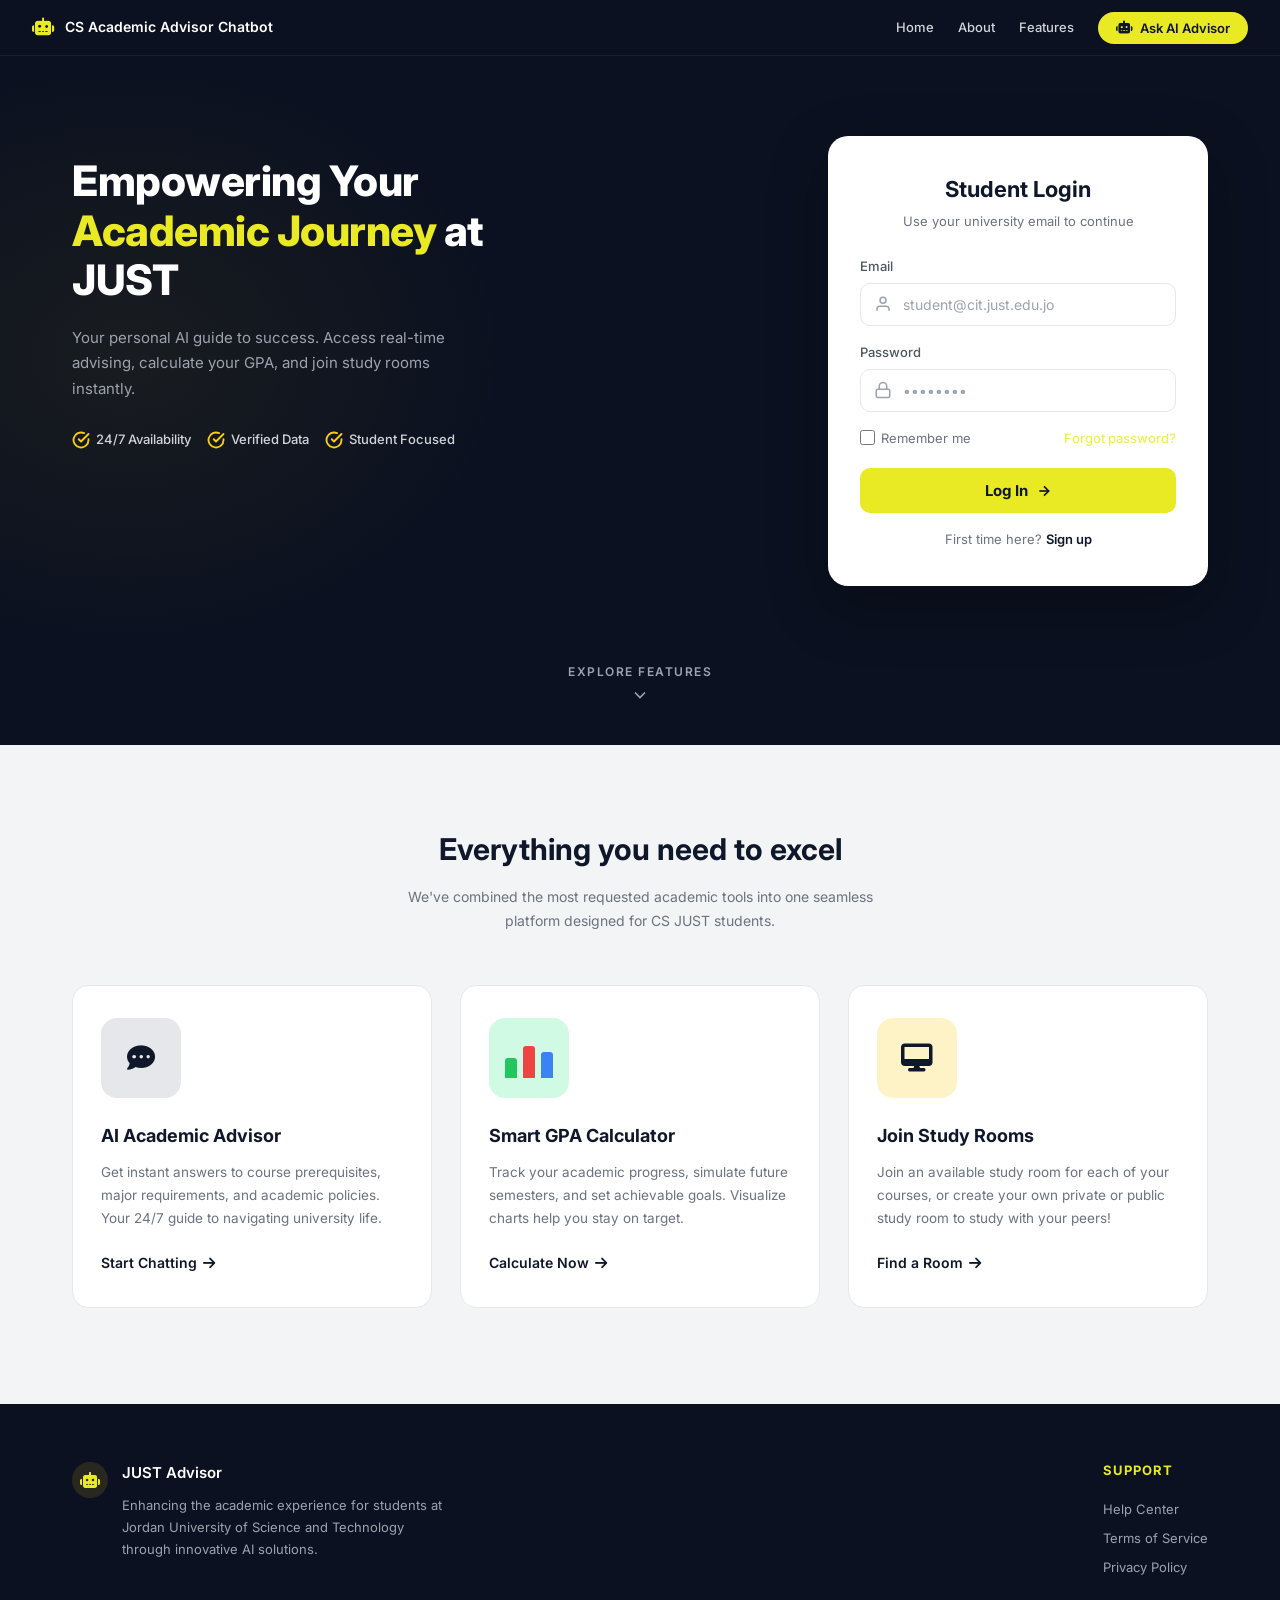
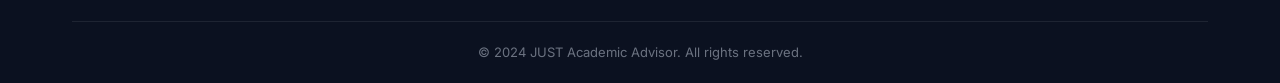
<file: frontend/index.html>
<!DOCTYPE html>
<html lang="en">

<head>
  <meta name="google-site-verification" content="XTn8JxK2VPvw4z0-5nycYHZjlK17oPgvWO60ZjhE1VQ" />
  <link rel="icon" type="image/png" href="/favicon.png" />
  <link rel="apple-touch-icon" href="/favicon.png" />
  <link rel="icon" type="image/svg+xml" href="/favicon.svg"/>
  <meta charset="UTF-8" />
  <meta name="viewport" content="width=device-width, initial-scale=1.0" />
  <meta name="description"
    content="CS Academic Advisor Chatbot – Your personal AI guide at Jordan University of Science and Technology." />
  <title>CS Academic Advisor Chatbot | JUST</title>
  <link rel="stylesheet" href="styles.css" />
  <link href="https://fonts.googleapis.com/css2?family=Inter:wght@400;500;600;700;800&display=swap" rel="stylesheet" />
  <link rel="stylesheet" href="https://cdnjs.cloudflare.com/ajax/libs/font-awesome/6.4.0/css/all.min.css" />
</head>

<body>
  <!-- NAVBAR -->
  <nav class="top-navbar">
    <div class="nav-inner">
      <div class="nav-brand"><i class="fas fa-robot" style="color:var(--yellow);font-size:18px"></i><span>CS Academic
          Advisor Chatbot</span></div>
      <div class="nav-center">
        <a href="#">Home</a>
        <a href="#">About</a>
        <a href="#features">Features</a>
        <button class="btn-ask" onclick="location.href='/chatbot'"><i class="fas fa-robot"></i> Ask AI
          Advisor</button>
      </div>
      <button class="hamburger-btn" id="hamburger"><span></span><span></span><span></span></button>
    </div>
  </nav>

  <!-- HERO -->
  <section class="hero">
    <div class="hero-container">
      <div class="hero-content animate-in">
        <h1 class="hero-title">Empowering Your<br /><span class="highlight">Academic Journey</span> at<br />JUST</h1>
        <p class="hero-subtitle">Your personal AI guide to success. Access real-time advising, calculate your GPA, and
          join study rooms instantly.</p>
        <div class="hero-badges">
          <div class="badge"><svg width="18" height="18" viewBox="0 0 24 24" fill="none" stroke="#facc15"
              stroke-width="2.5" stroke-linecap="round" stroke-linejoin="round">
              <path d="M22 11.08V12a10 10 0 1 1-5.93-9.14" />
              <polyline points="22 4 12 14.01 9 11.01" />
            </svg><span>24/7 Availability</span></div>
          <div class="badge"><svg width="18" height="18" viewBox="0 0 24 24" fill="none" stroke="#facc15"
              stroke-width="2.5" stroke-linecap="round" stroke-linejoin="round">
              <path d="M22 11.08V12a10 10 0 1 1-5.93-9.14" />
              <polyline points="22 4 12 14.01 9 11.01" />
            </svg><span>Verified Data</span></div>
          <div class="badge"><svg width="18" height="18" viewBox="0 0 24 24" fill="none" stroke="#facc15"
              stroke-width="2.5" stroke-linecap="round" stroke-linejoin="round">
              <path d="M22 11.08V12a10 10 0 1 1-5.93-9.14" />
              <polyline points="22 4 12 14.01 9 11.01" />
            </svg><span>Student Focused</span></div>
        </div>
      </div>
      <!-- Login Card -->
      <div class="login-card animate-in-delay">
        <h2 class="login-title">Student Login</h2>
        <p class="login-desc">Use your university email to continue</p>
        <form class="login-form" id="loginForm">
          <div class="form-group">
            <label for="email">Email</label>
            <div class="input-wrapper"><svg class="input-icon" width="18" height="18" viewBox="0 0 24 24" fill="none"
                stroke="#9ca3af" stroke-width="2">
                <path d="M20 21v-2a4 4 0 0 0-4-4H8a4 4 0 0 0-4 4v2" />
                <circle cx="12" cy="7" r="4" />
              </svg><input type="email" id="email" placeholder="student@cit.just.edu.jo" required /></div>
          </div>
          <div class="form-group">
            <label for="password">Password</label>
            <div class="input-wrapper"><svg class="input-icon" width="18" height="18" viewBox="0 0 24 24" fill="none"
                stroke="#9ca3af" stroke-width="2">
                <rect x="3" y="11" width="18" height="11" rx="2" />
                <path d="M7 11V7a5 5 0 0 1 10 0v4" />
              </svg><input type="password" id="password" placeholder="••••••••" required /></div>
          </div>
          <div class="form-options">
            <label class="remember-me"><input type="checkbox" /><span>Remember me</span></label>
            <a href="#" class="forgot-link">Forgot password?</a>
          </div>
          <button type="submit" class="btn-login">Log In <svg width="16" height="16" viewBox="0 0 24 24" fill="none"
              stroke="currentColor" stroke-width="2.5">
              <line x1="5" y1="12" x2="19" y2="12" />
              <polyline points="12 5 19 12 12 19" />
            </svg></button>
          <div id="loginError" style="color: #ef4444; font-size: 14px; margin-top: 12px; text-align: center; display: none; font-weight: 500;"></div>
          <p class="signup-prompt">First time here? <a href="/signup">Sign up</a></p>
        </form>
      </div>
    </div>
    <div class="explore-cta"><a href="#features" class="explore-link"><span>EXPLORE FEATURES</span><svg width="20"
          height="20" viewBox="0 0 24 24" fill="none" stroke="currentColor" stroke-width="2">
          <polyline points="6 9 12 15 18 9" />
        </svg></a></div>
  </section>

  <!-- FEATURES -->
  <section class="features" id="features">
    <div class="features-container">
      <h2 class="features-title">Everything you need to excel</h2>
      <p class="features-desc">We've combined the most requested academic tools into one seamless platform designed for
        CS JUST students.</p>
      <div class="features-grid">
        <div class="feature-card">
          <div class="feature-icon icon-chat"><i class="fas fa-comment-dots" style="font-size:28px;color:#0f172a"></i>
          </div>
          <h3>AI Academic Advisor</h3>
          <p>Get instant answers to course prerequisites, major requirements, and academic policies. Your 24/7 guide to
            navigating university life.</p>
          <a href="/chatbot" class="feature-link">Start Chatting <i class="fas fa-arrow-right"></i></a>
        </div>
        <div class="feature-card">
          <div class="feature-icon icon-gpa">
            <div class="gpa-bars">
              <div class="bar bar-green"></div>
              <div class="bar bar-red"></div>
              <div class="bar bar-blue"></div>
            </div>
          </div>
          <h3>Smart GPA Calculator</h3>
          <p>Track your academic progress, simulate future semesters, and set achievable goals. Visualize charts help
            you stay on target.</p>
          <a href="/gpa" class="feature-link">Calculate Now <i class="fas fa-arrow-right"></i></a>
        </div>
        <div class="feature-card">
          <div class="feature-icon icon-room"><i class="fas fa-desktop" style="font-size:28px;color:#0f172a"></i></div>
          <h3>Join Study Rooms</h3>
          <p>Join an available study room for each of your courses, or create your own private or public study room to
            study with your peers!</p>
          <a href="/study-rooms" class="feature-link">Find a Room <i class="fas fa-arrow-right"></i></a>
        </div>
      </div>
    </div>
  </section>

  <!-- FOOTER -->
  <footer class="landing-footer">
    <div class="footer-inner">
      <div class="footer-top">
        <div class="footer-brand">
          <div class="footer-logo-icon"><i class="fas fa-robot" style="color:var(--yellow)"></i></div>
          <div><span class="footer-brand-name">JUST Advisor</span>
            <p class="footer-brand-desc">Enhancing the academic experience for students at Jordan University of Science
              and Technology through innovative AI solutions.</p>
          </div>
        </div>
        <div class="footer-support">
          <h4>SUPPORT</h4><a href="#">Help Center</a><a href="#">Terms of Service</a><a href="#">Privacy Policy</a>
        </div>
      </div>
      <div class="footer-bottom">
        <p>&copy; 2024 JUST Academic Advisor. All rights reserved.</p>
      </div>
    </div>
  </footer>

  <script>
    if (localStorage.getItem('theme') === 'dark') {
      document.body.classList.add('dark-mode');
    }
    if (localStorage.getItem('student_id')) {
      window.location.href = '/chatbot';
    }

    document.getElementById('hamburger')?.addEventListener('click', () => { document.querySelector('.nav-center')?.classList.toggle('open') });
    
    document.getElementById('loginForm')?.addEventListener('submit', async (e) => { 
      e.preventDefault(); 
      const email = document.getElementById('email').value;
      const password = document.getElementById('password').value;
      const btn = e.target.querySelector('button[type="submit"]');
      const errorDiv = document.getElementById('loginError');
      const originalText = btn.innerHTML;
      btn.innerHTML = 'Logging in...';
      errorDiv.style.display = 'none';

      const formData = new FormData();
      formData.append('email', email);
      formData.append('password', password);

      try {
        const response = await fetch('/login', {
          method: 'POST',
          body: formData
        });
        
        const result = await response.json();
        
        if (response.ok) {
          localStorage.setItem('student_id', result.student_id);
          window.location.href = '/chatbot';
        } else {
          errorDiv.textContent = result.detail || 'Incorrect email or password.';
          errorDiv.style.display = 'block';
          btn.innerHTML = originalText;
        }
      } catch (err) {
        errorDiv.textContent = 'Could not connect to the server. Please try again.';
        errorDiv.style.display = 'block';
        btn.innerHTML = originalText;
      }
    });
  </script>
</body>

</html>
</file>
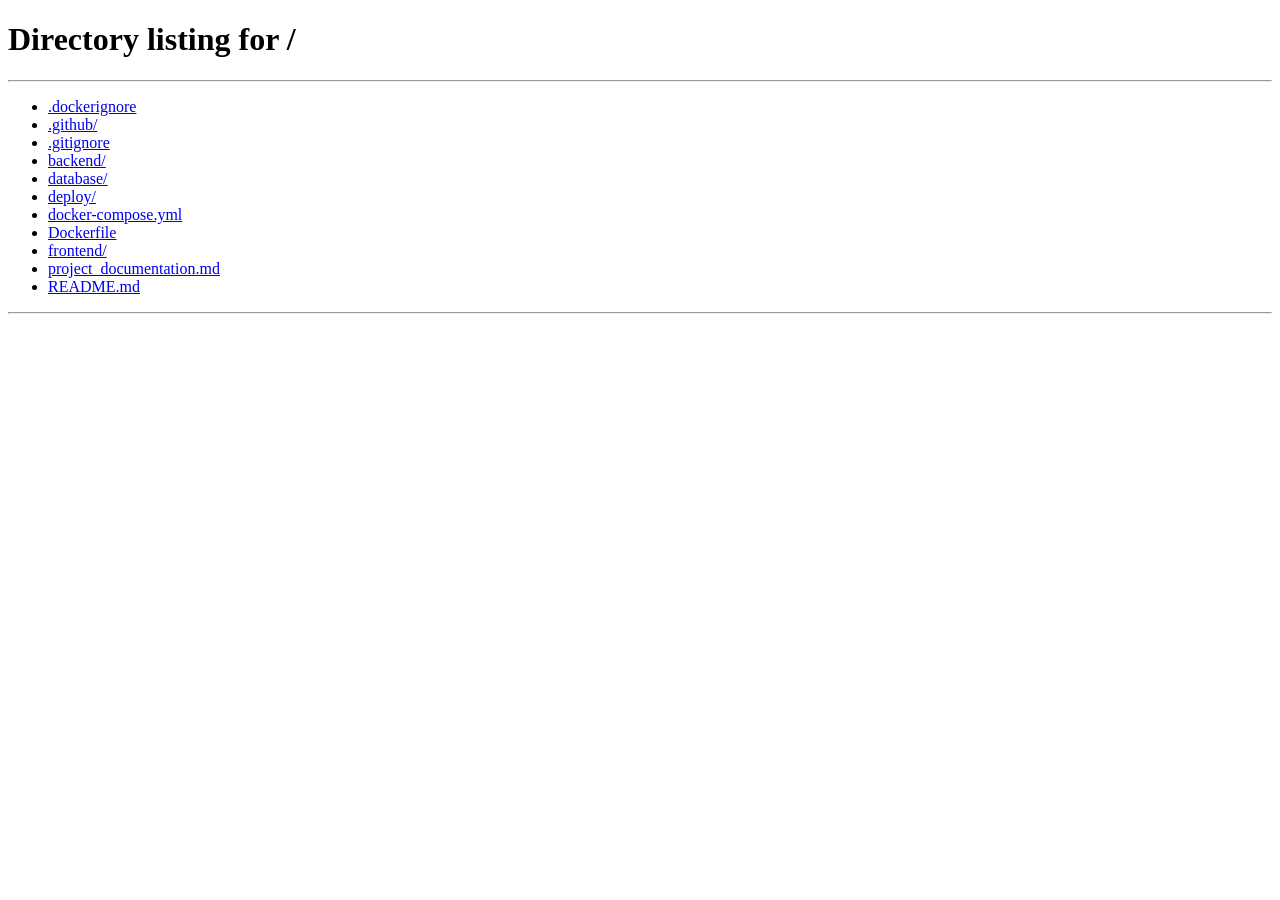
<file: frontend/about.html>
<!DOCTYPE html>
<html lang="en">
<head>
  <link rel="icon" type="image/svg+xml" href="/favicon.svg"/>
  <meta charset="UTF-8"/><meta name="viewport" content="width=device-width, initial-scale=1.0"/>
  <meta name="description" content="About JUST Advisor – Learn about our mission and the team behind the platform."/>
  <title>About Us | JUST Advisor</title>
  <link rel="stylesheet" href="styles.css"/>
  <link href="https://fonts.googleapis.com/css2?family=Inter:wght@400;500;600;700;800&display=swap" rel="stylesheet"/>
  <link rel="stylesheet" href="https://cdnjs.cloudflare.com/ajax/libs/font-awesome/6.4.0/css/all.min.css"/>
  <style>
    .about-hero {
      background: linear-gradient(135deg, #0b1120 0%, #1a2a44 100%);
      padding: 100px 40px;
      text-align: center;
      border-radius: var(--radius-xl);
      margin-bottom: 40px;
      position: relative;
      overflow: hidden;
    }
    .about-hero::before {
      content: '';
      position: absolute;
      top: 0; left: 0; right: 0; bottom: 0;
      background: radial-gradient(circle at 50% 50%, rgba(233, 233, 36, 0.1) 0%, transparent 70%);
      pointer-events: none;
    }
    .about-hero h1 {
      color: white;
      font-size: 52px;
      font-weight: 800;
      margin-bottom: 24px;
      line-height: 1.1;
    }
    .about-hero p {
      color: #e5e7eb;
      font-size: 20px;
      max-width: 700px;
      margin: 0 auto;
      line-height: 1.6;
    }
    .about-card {
      background: var(--card-bg);
      border: 1px solid var(--gray-200);
      border-radius: var(--radius-lg);
      padding: 50px;
      margin-bottom: 30px;
      box-shadow: var(--shadow-card);
    }
    .about-card h2.section-title {
      font-size: 32px;
      font-weight: 700;
      color: var(--dark-text);
      margin-bottom: 20px;
    }
    .about-card h2.section-title span {
      color: var(--yellow);
    }
    .about-card p.section-desc {
      font-size: 18px;
      color: var(--gray-700);
      line-height: 1.7;
      margin-bottom: 40px;
    }
    .mission-grid {
      display: grid;
      grid-template-columns: 1fr 1fr;
      gap: 50px;
      margin-top: 20px;
    }
    .mission-item h3 {
      font-size: 20px;
      font-weight: 700;
      color: var(--dark-text);
      margin-bottom: 16px;
      display: flex;
      align-items: center;
      gap: 12px;
    }
    .mission-item p {
      font-size: 16px;
      color: var(--gray-600);
      line-height: 1.8;
    }
    body.dark-mode .about-card {
      background: #161b22;
      border-color: #30363d;
    }
    body.dark-mode .about-card h2.section-title,
    body.dark-mode .mission-item h3 {
      color: #ffffff;
    }
    body.dark-mode .about-card p.section-desc {
      color: #c9d1d9;
    }
    body.dark-mode .mission-item p {
      color: #8b949e;
    }
  </style>
</head>
<body>
<div class="page-with-sidebar">
  <aside class="sidebar"></aside>
  <div class="main-content">
    <div class="top-bar"></div>
    <div class="content-area">
      <div class="about-hero animate-in">
        <h1>Empowering Students with <span style="color:var(--yellow)">AI Guidance</span></h1>
        <p>JUST Advisor is a state-of-the-art academic platform designed specifically for Computer Science students at Jordan University of Science and Technology.</p>
      </div>

      <div class="about-card animate-in">
        <h2 class="section-title">Our <span>Mission</span></h2>
        <p class="section-desc">To simplify the academic journey by providing intelligent tools that help students plan their degree, track their progress, and interact with the department more efficiently.</p>
        
        <div class="mission-grid">
          <div class="mission-item">
            <h3><i class="fas fa-lightbulb" style="color:var(--yellow)"></i> Intelligent Planning</h3>
            <p>Using data-driven insights to help you navigate the complex CS curriculum and stay on track for graduation. We visualize your progress so you always know where you stand.</p>
          </div>
          <div class="mission-item">
            <h3><i class="fas fa-shield-halved" style="color:#22c55e"></i> Student Success</h3>
            <p>Our goal is to ensure every student has the resources they need to excel academically and professionally. We bridge the gap between students and faculty.</p>
          </div>
        </div>
      </div>

      <div class="about-card animate-in">
        <h2 class="section-title">Why <span>JUST Advisor?</span></h2>
        <p class="section-desc" style="margin-bottom: 0;">
          The Computer Science department at JUST is one of the most prestigious in the region. However, managing course prerequisites, tracking GPA, and finding faculty information can be overwhelming. <br><br>
          JUST Advisor integrates all these needs into a single, unified dashboard powered by modern AI technology. Our platform is built by students, for students, with the goal of making academic life smoother and more productive.
        </p>
      </div>
    </div>
    <footer class="site-footer"></footer>
  </div>
</div>
<script src="sidebar.js?v=8"></script>
</body>
</html>
</file>
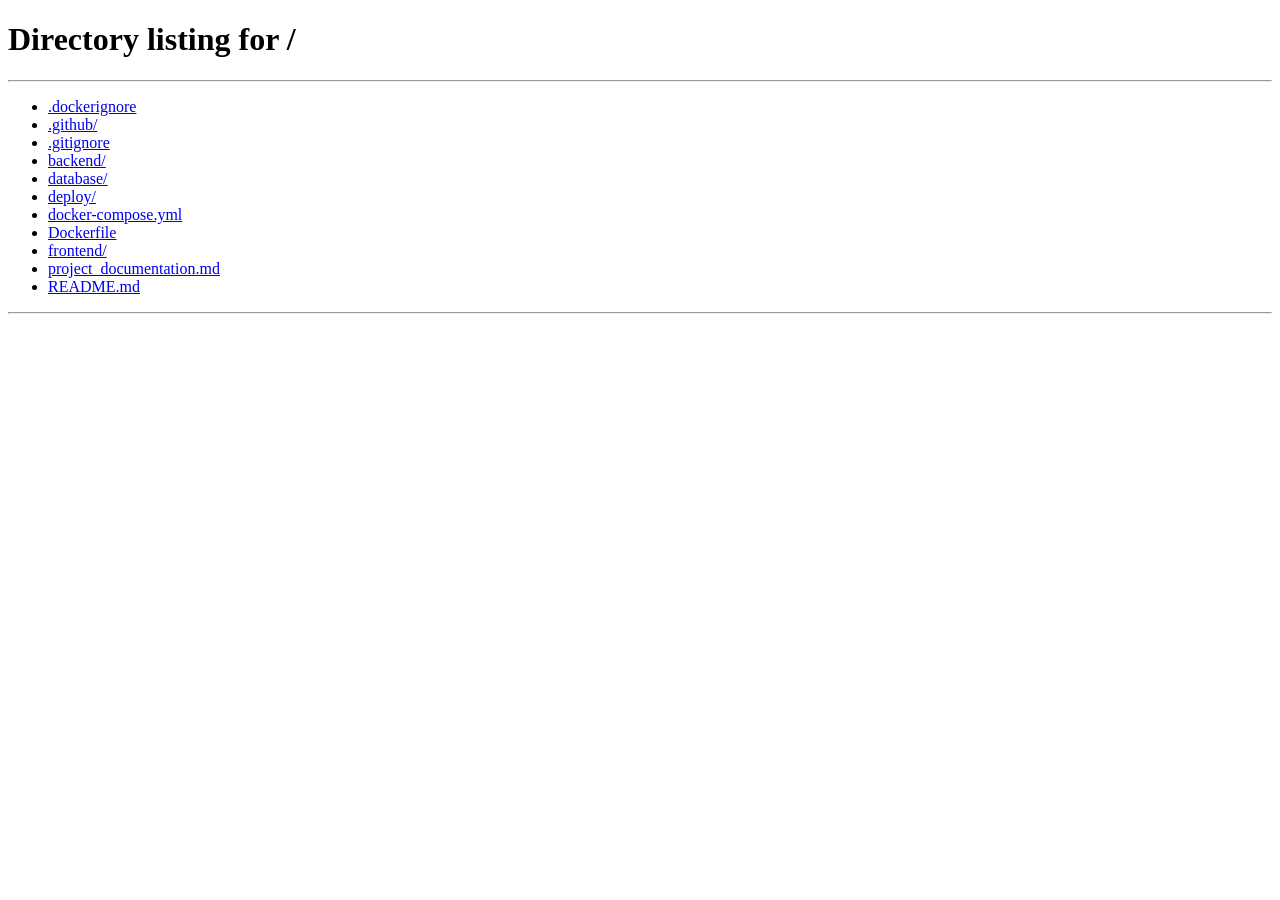
<file: frontend/courses.html>
<!DOCTYPE html>
<html lang="en">
<head>
  <link rel="icon" type="image/svg+xml" href="/favicon.svg"/>
  <meta charset="UTF-8"/><meta name="viewport" content="width=device-width, initial-scale=1.0"/>
  <meta name="description" content="Courses Directory - JUST Advisor"/>
  <title>Courses Offered | JUST Advisor</title>
  <link rel="stylesheet" href="styles.css"/>
  <link href="https://fonts.googleapis.com/css2?family=Inter:wght@400;500;600;700;800&display=swap" rel="stylesheet"/>
  <link rel="stylesheet" href="https://cdnjs.cloudflare.com/ajax/libs/font-awesome/6.4.0/css/all.min.css"/>
  <style>
    .courses-grid {
      display: grid;
      grid-template-columns: repeat(auto-fill, minmax(320px, 1fr));
      gap: 24px;
      margin-top: 30px;
    }
    .course-card-new {
      background: var(--card-bg);
      border: 1px solid var(--gray-200);
      border-radius: var(--radius-lg);
      padding: 24px;
      transition: all var(--transition);
      display: flex;
      flex-direction: column;
    }
    .course-card-new:hover {
      transform: translateY(-4px);
      box-shadow: var(--shadow-hover);
      border-color: var(--gray-300);
    }
    .c-head {
      display: flex;
      justify-content: space-between;
      align-items: flex-start;
      margin-bottom: 16px;
    }
    .c-code {
      font-size: 14px;
      font-weight: 700;
      color: var(--yellow);
      background: rgba(250, 204, 21, 0.1);
      padding: 4px 10px;
      border-radius: 6px;
      letter-spacing: 0.5px;
    }
    .c-credits {
      font-size: 13px;
      font-weight: 600;
      color: var(--gray-500);
      background: var(--gray-100);
      padding: 4px 8px;
      border-radius: 4px;
    }
    .c-name {
      font-size: 18px;
      font-weight: 700;
      color: var(--dark-text);
      margin-bottom: 12px;
      line-height: 1.3;
    }
    .c-info {
      font-size: 14px;
      color: var(--gray-400);
      display: flex;
      align-items: center;
      gap: 8px;
      margin-bottom: 8px;
    }
    .c-info i {
      width: 16px;
      text-align: center;
      color: var(--gray-500);
    }
    .c-footer {
      margin-top: auto;
      padding-top: 16px;
      border-top: 1px solid var(--gray-200);
      display: flex;
      justify-content: space-between;
      align-items: center;
    }
    .c-type {
      font-size: 12px;
      font-weight: 600;
      color: #3b82f6;
      background: rgba(59, 130, 246, 0.1);
      padding: 4px 8px;
      border-radius: 4px;
      text-transform: uppercase;
    }
    
    /* Modal Styles */
    .modal-overlay {
      display: none;
      transition: all 0.3s ease;
    }
    .modal-content {
      transform: scale(0.95);
      transition: all 0.3s cubic-bezier(0.34, 1.56, 0.64, 1);
    }
    .modal-overlay[style*="display: flex"] .modal-content {
      transform: scale(1);
    }
    .detail-item {
      padding: 12px;
      background: var(--gray-50);
      border-radius: 10px;
      border: 1px solid var(--gray-100);
    }
    .courses-search:focus-within {
      border-color: var(--yellow) !important;
      box-shadow: 0 0 0 3px rgba(250, 204, 21, 0.2);
    }
  </style>
</head>
<body>
<div class="page-with-sidebar">
  <aside class="sidebar"></aside>
  <div class="main-content">
    <div class="top-bar"></div>
    <div class="content-area">
      <div class="section-badge" style="background: rgba(234, 179, 8, 0.1); color: var(--yellow);"><i class="fas fa-book-open"></i> COURSES CATALOG</div>
      <h1 class="section-title">Courses<span>Offered</span></h1>
      <p class="section-desc">Browse the complete catalog of all computer science courses currently available in the database.</p>
      <!-- Search Bar -->
      <div class="courses-search animate-in" style="margin-bottom: 30px; display: flex; gap: 15px; background: var(--card-bg); padding: 10px; border-radius: var(--radius-lg); border: 1px solid var(--gray-200);">
        <div style="flex: 1; display: flex; align-items: center; gap: 10px; padding: 0 15px;">
          <i class="fas fa-search" style="color: var(--gray-400);"></i>
          <input type="text" id="courseSearchInput" placeholder="Search by name, code, or registration ID..." style="width: 100%; border: none; outline: none; background: transparent; font-size: 15px; color: var(--dark-text);">
        </div>
      </div>
      
      <div class="courses-grid" id="coursesGrid">
        <!-- Injected via JS -->
      </div>
    </div>
    <footer class="site-footer"></footer>
  </div>
</div>

<!-- Course Details Modal -->
<div id="courseModal" class="modal-overlay" style="display: none; position: fixed; inset: 0; background: rgba(0,0,0,0.4); backdrop-filter: blur(4px); z-index: 1000; align-items: center; justify-content: center; padding: 20px;">
  <div class="modal-content animate-in" style="background: var(--card-bg); width: 100%; max-width: 600px; border-radius: var(--radius-xl); border: 1px solid var(--gray-200); box-shadow: var(--shadow-lg); overflow: hidden;">
    <div class="modal-header" style="padding: 24px; border-bottom: 1px solid var(--gray-100); display: flex; justify-content: space-between; align-items: flex-start;">
      <div>
        <span id="modalCourseCode" class="c-code" style="margin-bottom: 8px; display: inline-block;"></span>
        <h2 id="modalCourseName" class="section-title" style="font-size: 24px; margin: 0;"></h2>
      </div>
      <button onclick="closeModal()" style="background: none; border: none; font-size: 24px; color: var(--gray-400); cursor: pointer;"><i class="fas fa-times"></i></button>
    </div>
    <div class="modal-body" style="padding: 24px;">
      <div id="modalDetailsGrid" style="display: grid; grid-template-columns: 1fr 1fr; gap: 20px;">
        <!-- Details will be injected here -->
      </div>
      <div style="margin-top: 24px; padding-top: 24px; border-top: 1px solid var(--gray-100);">
        <h4 style="font-size: 14px; font-weight: 700; color: var(--gray-500); text-transform: uppercase; margin-bottom: 12px;">Course Prerequisite</h4>
        <p id="modalPrereq" style="color: var(--dark-text); font-weight: 600;"></p>
      </div>
    </div>
    <div class="modal-footer" style="padding: 20px 24px; background: var(--gray-50); display: flex; justify-content: flex-end;">
      <button onclick="closeModal()" class="btn-primary" style="padding: 10px 24px;">Close</button>
    </div>
  </div>
</div>
<script src="sidebar.js?v=8"></script>
<script>
  let allCourses = [];

  function renderCourses(courses) {
    const grid = document.getElementById('coursesGrid');
    grid.innerHTML = '';
    
    if (courses.length === 0) {
      grid.innerHTML = '<p style="color:var(--gray-500); grid-column: 1/-1; text-align: center; padding: 40px;">No courses found matching your search.</p>';
      return;
    }

    courses.forEach(course => {
      const card = document.createElement('div');
      card.className = 'course-card-new animate-in';
      card.innerHTML = `
        <div class="c-head">
          <span class="c-code">${course.code}</span>
          <span class="c-credits">${course.credit_hours} CR</span>
        </div>
        <h3 class="c-name">${course.name}</h3>
        <div class="c-info">
          <i class="fas fa-calendar-alt"></i> ${course.suggested_semester || 'Any Semester'}
        </div>
        <div class="c-info" style="margin-bottom: 20px;">
          <i class="fas fa-link"></i> Prereq: <strong>${course.prerequisites || 'None'}</strong>
        </div>
        <div class="c-footer">
          <span class="c-type">${course.plan_type || 'Elective'}</span>
          <button onclick="openCourseDetails('${course.code}')" style="background: none; border: none; font-size: 13px; font-weight: 600; color: var(--dark-text); cursor: pointer; display: flex; align-items: center; gap: 5px;">View Details <i class="fas fa-arrow-right" style="font-size: 10px;"></i></button>
        </div>
      `;
      grid.appendChild(card);
    });
  }

  function applyFilters() {
    const searchTerm = document.getElementById('courseSearchInput').value.toLowerCase();
    const filtered = allCourses.filter(c => 
      c.name.toLowerCase().includes(searchTerm) || 
      c.code.toLowerCase().includes(searchTerm) || 
      (c.id_reg && c.id_reg.toLowerCase().includes(searchTerm))
    );
    renderCourses(filtered);
  }

  function formatPrerequisites(prereqStr) {
    if (!prereqStr || prereqStr.toLowerCase() === 'none') {
      return 'None';
    }
    const sortedCodes = allCourses.map(c => c.code).sort((a, b) => b.length - a.length);
    let html = prereqStr;
    sortedCodes.forEach(code => {
      const match = code.match(/^([A-Za-z]+)(\d+.*)$/);
      if (match) {
        const alpha = match[1];
        const num = match[2];
        const regex = new RegExp(`\\b${alpha}\\s*${num}\\b`, 'gi');
        html = html.replace(regex, `<span onclick="openCourseDetails('${code}')" style="color: var(--yellow); cursor: pointer; text-decoration: underline; font-weight: bold;">$&</span>`);
      } else {
        const regex = new RegExp(`\\b${code}\\b`, 'gi');
        html = html.replace(regex, `<span onclick="openCourseDetails('${code}')" style="color: var(--yellow); cursor: pointer; text-decoration: underline; font-weight: bold;">$&</span>`);
      }
    });
    return html;
  }

  function openCourseDetails(code) {
    const course = allCourses.find(c => c.code === code);
    if (!course) return;

    document.getElementById('modalCourseCode').innerText = course.code;
    document.getElementById('modalCourseName').innerText = course.name;
    document.getElementById('modalPrereq').innerHTML = formatPrerequisites(course.prerequisites);

    const detailsGrid = document.getElementById('modalDetailsGrid');
    detailsGrid.innerHTML = `
      <div class="detail-item">
        <label style="display: block; font-size: 12px; color: var(--gray-400); margin-bottom: 4px;">Registration ID</label>
        <span style="font-weight: 600; color: var(--dark-text);">${course.id_reg || 'N/A'}</span>
      </div>
      <div class="detail-item">
        <label style="display: block; font-size: 12px; color: var(--gray-400); margin-bottom: 4px;">Credit Hours</label>
        <span style="font-weight: 600; color: var(--dark-text);">${course.credit_hours} Hours</span>
      </div>
      <div class="detail-item">
        <label style="display: block; font-size: 12px; color: var(--gray-400); margin-bottom: 4px;">Plan Type</label>
        <span style="font-weight: 600; color: var(--dark-text);">${course.plan_type || 'N/A'}</span>
      </div>
      <div class="detail-item">
        <label style="display: block; font-size: 12px; color: var(--gray-400); margin-bottom: 4px;">Suggested Year</label>
        <span style="font-weight: 600; color: var(--dark-text);">Year ${course.suggested_year || 'N/A'}</span>
      </div>
      <div class="detail-item">
        <label style="display: block; font-size: 12px; color: var(--gray-400); margin-bottom: 4px;">Suggested Semester</label>
        <span style="font-weight: 600; color: var(--dark-text);">${course.suggested_semester || 'N/A'}</span>
      </div>
    `;

    const modal = document.getElementById('courseModal');
    modal.style.display = 'flex';
    document.body.style.overflow = 'hidden';
  }

  function closeModal() {
    const modal = document.getElementById('courseModal');
    modal.style.display = 'none';
    document.body.style.overflow = 'auto';
  }

  // Close modal on outside click
  window.onclick = function(event) {
    const modal = document.getElementById('courseModal');
    if (event.target == modal) {
      closeModal();
    }
  }

  document.addEventListener('DOMContentLoaded', async () => {
    const searchInput = document.getElementById('courseSearchInput');
    searchInput.addEventListener('input', applyFilters);

    try {
      const response = await fetch('/courses/');
      if (!response.ok) throw new Error('Failed to fetch courses');
      allCourses = await response.json();
      renderCourses(allCourses);
    } catch (e) {
      console.error(e);
      document.getElementById('coursesGrid').innerHTML = '<p style="color:var(--dark-text)">Error loading courses.</p>';
    }
  });
</script>
</body>
</html>
</file>
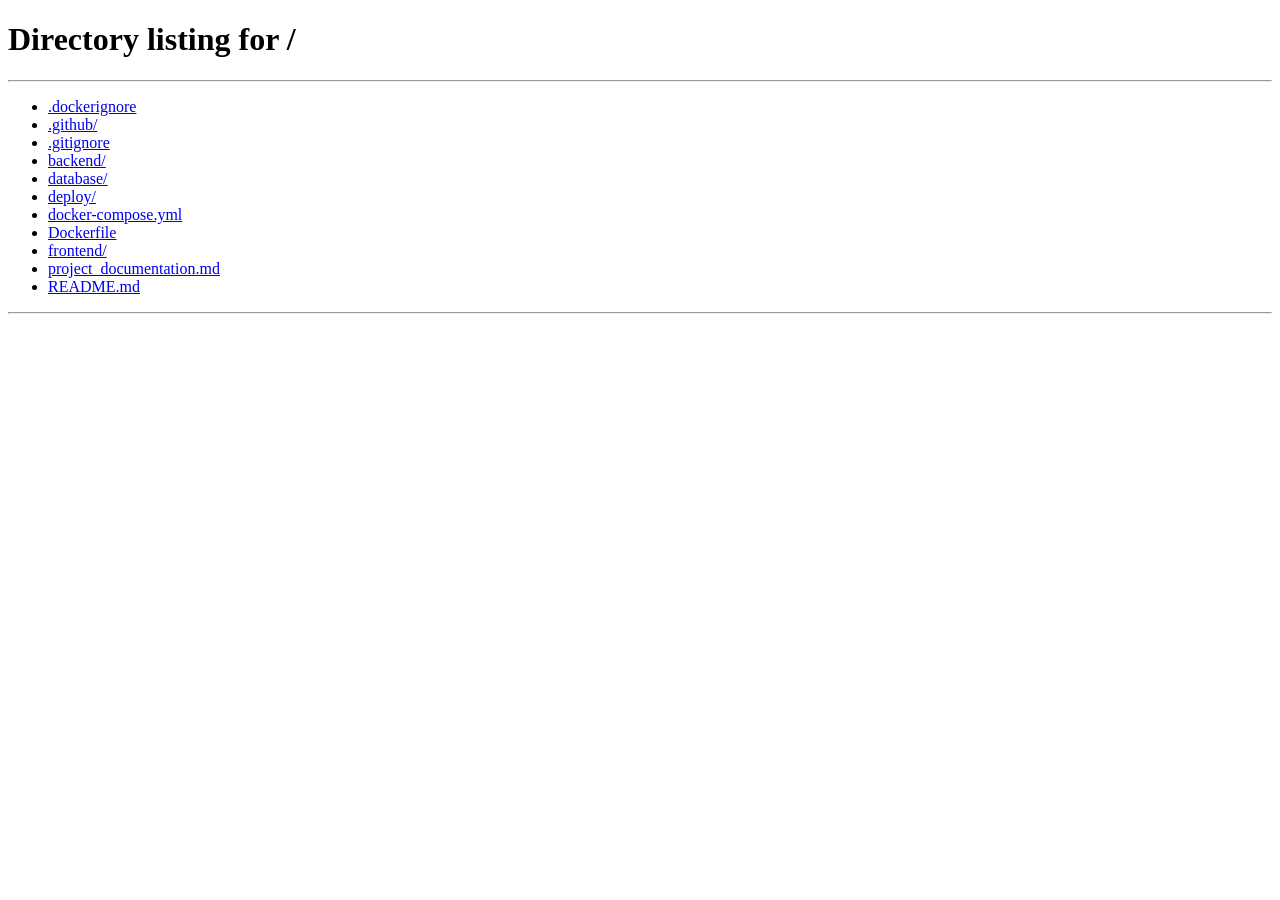
<file: frontend/faculty.html>
<!DOCTYPE html>
<html lang="en">
<head>
  <link rel="icon" type="image/svg+xml" href="/favicon.svg"/>
  <meta charset="UTF-8"/><meta name="viewport" content="width=device-width, initial-scale=1.0"/>
  <meta name="description" content="Faculty Directory – Meet the CS department faculty at JUST."/>
  <title>Faculty Directory | JUST Advisor</title>
  <link rel="stylesheet" href="styles.css"/>
  <link href="https://fonts.googleapis.com/css2?family=Inter:wght@400;500;600;700;800&display=swap" rel="stylesheet"/>
  <link rel="stylesheet" href="https://cdnjs.cloudflare.com/ajax/libs/font-awesome/6.4.0/css/all.min.css"/>
</head>
<body>
<div class="page-with-sidebar">
  <aside class="sidebar"></aside>
  <div class="main-content">
    <div class="top-bar"></div>
    <div class="content-area">
      <div class="section-badge"><i class="fas fa-graduation-cap"></i> FACULTY DIRECTORY</div>
      <h1 class="section-title">Meet Our<span>Faculty</span></h1>
      <p class="section-desc">Connect with our distinguished Computer Science faculty members. Find their office hours, research interests, and contact information all in one place.</p>
      <!-- Search -->
      <div class="faculty-search animate-in">
        <div class="search-bar"><i class="fas fa-search"></i><input type="text" id="searchInput" class="form-input" placeholder="Search by name, email, or office..."/></div>
        <select id="roleFilter" class="form-input" style="max-width:200px">
          <option value="All">All Roles</option>
          <option value="Professor">Professor</option>
          <option value="Associate Professor">Associate Professor</option>
          <option value="Assistant Professor">Assistant Professor</option>
          <option value="Lecturer">Lecturer</option>
          <option value="Chairman">Chairman</option>
        </select>
        <button id="filterBtn" class="btn-outline"><i class="fas fa-filter"></i> Filter</button>
      </div>
      <!-- Stats -->
      <div class="stats-grid animate-in">
        <div class="stat-card"><div><div class="stat-value" id="stat-total-faculty">0</div><div class="stat-label">Total Faculty</div></div><div class="stat-icon" style="background:rgba(59,130,246,.1);color:#3b82f6"><i class="fas fa-graduation-cap"></i></div></div>
        <div class="stat-card"><div><div class="stat-value" id="stat-professors">0</div><div class="stat-label">Professors</div></div><div class="stat-icon" style="background:rgba(234,179,8,.1);color:#eab308"><i class="fas fa-star"></i></div></div>
        <a href="/courses" class="stat-card" style="text-decoration:none; color:inherit; display:flex; align-items:center; justify-content:space-between; cursor:pointer;">
          <div><div class="stat-value" id="stat-courses">0</div><div class="stat-label">Courses Offered</div></div><div class="stat-icon" style="background:rgba(59,130,246,.1);color:#3b82f6"><i class="fas fa-book-open"></i></div>
        </a>
        <div class="stat-card"><div><div class="stat-value">1,500</div><div class="stat-label">Students Enrolled (approx)</div></div><div class="stat-icon" style="background:rgba(234,179,8,.1);color:#eab308"><i class="fas fa-star"></i></div></div>
      </div>
      <!-- Faculty Cards -->
      <div class="faculty-grid" id="facultyGrid">
        <!-- Faculty cards will be dynamically injected here via JS -->
      </div>
    </div>
    <footer class="site-footer"></footer>
  </div>
</div>
<script src="sidebar.js?v=6"></script>
<script>
  let allFaculty = [];

  function renderFaculty(facultyList) {
    const grid = document.getElementById('facultyGrid');
    grid.innerHTML = '';
    
    if (facultyList.length === 0) {
      grid.innerHTML = '<p style="color:var(--dark-text)">No faculty members found matching your search.</p>';
      return;
    }

    facultyList.forEach(fac => {
      let initials = "FC";
      if (fac.name) {
        const parts = fac.name.replace(/Dr\.?/i, "").trim().split(' ');
        if (parts.length > 1) {
          initials = (parts[0][0] + parts[1][0]).toUpperCase();
        } else if (parts.length === 1 && parts[0].length > 0) {
          initials = parts[0].substring(0, 2).toUpperCase();
        }
      }

      const card = document.createElement('div');
      card.className = 'faculty-card animate-in';
      card.innerHTML = `
        <div class="fc-header">
          <div class="fc-avatar" style="background:#2d4a7a">${initials}</div>
          <div>
            <h3>${fac.name}</h3>
            <p class="fc-title">${fac.title || 'Faculty Member'}</p>
          </div>
        </div>
        <div class="fc-info" style="margin-top:20px;">
          <i class="fas fa-envelope"></i><a href="mailto:${fac.email}">${fac.email}</a>
        </div>
        <div class="fc-info">
          <i class="fas fa-map-marker-alt"></i>${fac.office_location || 'N/A'}
        </div>
        <div class="fc-info">
          <i class="fas fa-clock"></i>${fac.office_hours || 'N/A'}
        </div>
        <a href="mailto:${fac.email}" class="btn-primary fc-btn">Contact Faculty →</a>
      `;
      grid.appendChild(card);
    });
  }

  function applyFilters() {
    const searchTerm = document.getElementById('searchInput').value.toLowerCase();
    const roleFilter = document.getElementById('roleFilter').value;

    const filtered = allFaculty.filter(fac => {
      // Check search term against name, email, office
      const matchesSearch = !searchTerm || 
                            (fac.name && fac.name.toLowerCase().includes(searchTerm)) ||
                            (fac.email && fac.email.toLowerCase().includes(searchTerm)) ||
                            (fac.office_location && fac.office_location.toLowerCase().includes(searchTerm));
                            
      // Check role
      let matchesRole = true;
      if (roleFilter !== 'All') {
        const title = (fac.title || '').toLowerCase();
        const selectedRole = roleFilter.toLowerCase();
        matchesRole = title === selectedRole || title.includes(selectedRole);
      }

      return matchesSearch && matchesRole;
    });

    renderFaculty(filtered);
  }

  document.addEventListener('DOMContentLoaded', async () => {
    // Attach event listeners for dynamic searching
    document.getElementById('searchInput').addEventListener('input', applyFilters);
    document.getElementById('roleFilter').addEventListener('change', applyFilters);
    document.getElementById('filterBtn').addEventListener('click', applyFilters);

    try {
      const response = await fetch('/faculty/');
      if (!response.ok) throw new Error('Failed to fetch faculty');
      allFaculty = await response.json();
      
      const coursesResponse = await fetch('/courses/');
      let coursesCount = 0;
      if (coursesResponse.ok) {
        const coursesList = await coursesResponse.json();
        coursesCount = coursesList.length;
      }
      
      // Update Stats
      const totalFaculty = allFaculty.length;
      const totalProfessors = allFaculty.filter(f => f.title && f.title.toLowerCase() === 'professor').length;
      document.getElementById('stat-total-faculty').innerText = totalFaculty;
      document.getElementById('stat-professors').innerText = totalProfessors;
      document.getElementById('stat-courses').innerText = coursesCount;
      
      // Initial Render
      renderFaculty(allFaculty);
    } catch (e) {
      console.error(e);
      document.getElementById('facultyGrid').innerHTML = '<p style="color:var(--dark-text)">Error loading faculty directory.</p>';
    }
  });
</script>
</body>
</html>
</file>
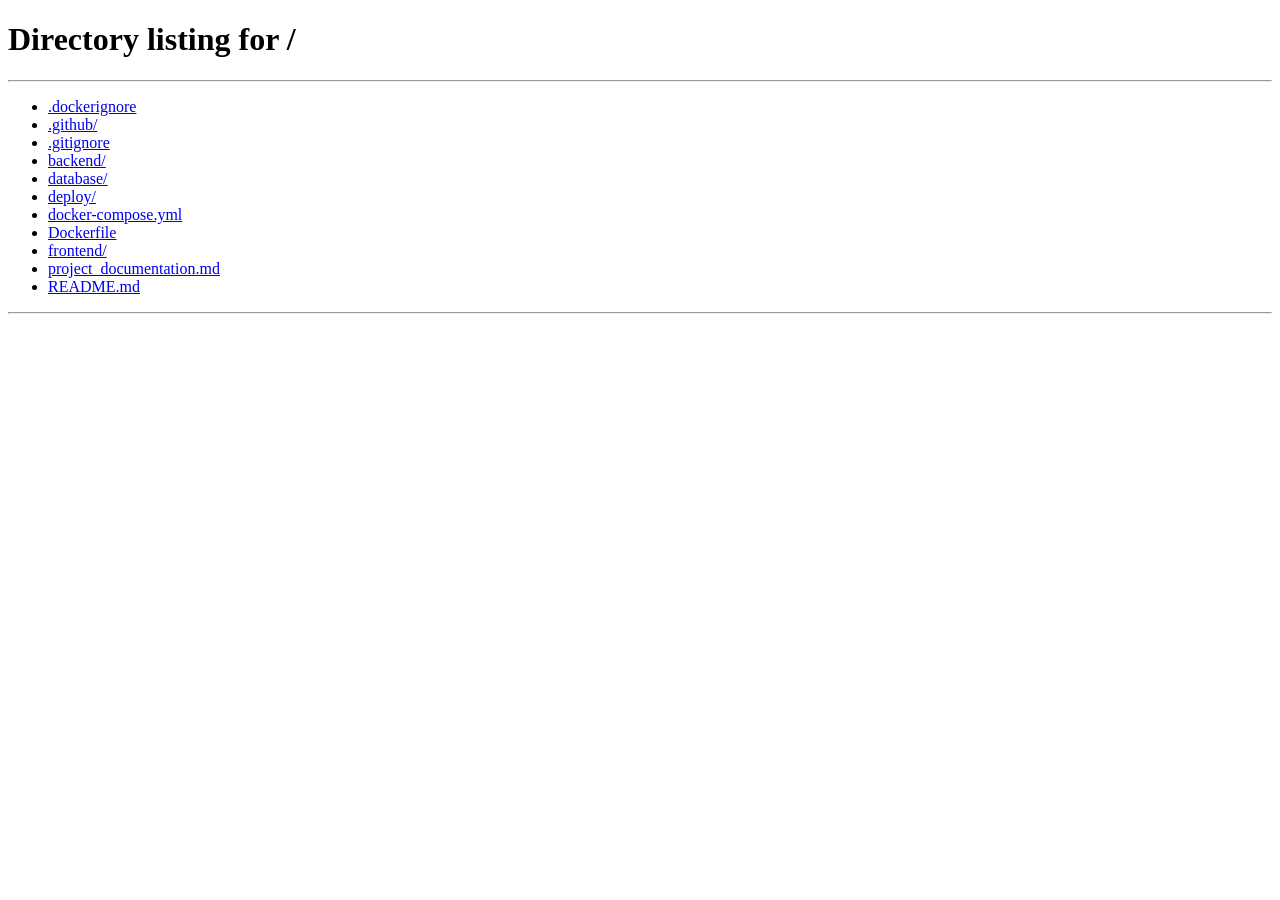
<file: frontend/features.html>
<!DOCTYPE html>
<html lang="en">
<head>
  <link rel="icon" type="image/svg+xml" href="/favicon.svg"/>
  <meta charset="UTF-8"/><meta name="viewport" content="width=device-width, initial-scale=1.0"/>
  <meta name="description" content="Platform Features – Discover the tools designed to help you succeed."/>
  <title>Features | JUST Advisor</title>
  <link rel="stylesheet" href="styles.css"/>
  <link href="https://fonts.googleapis.com/css2?family=Inter:wght@400;500;600;700;800&display=swap" rel="stylesheet"/>
  <link rel="stylesheet" href="https://cdnjs.cloudflare.com/ajax/libs/font-awesome/6.4.0/css/all.min.css"/>
  <style>
    .features-grid {
      display: grid;
      grid-template-columns: repeat(auto-fit, minmax(320px, 1fr));
      gap: 30px;
      margin-top: 40px;
    }
    .feature-card {
      background: var(--card-bg);
      border: 1px solid var(--gray-200);
      border-radius: var(--radius-lg);
      padding: 40px 30px;
      transition: all var(--transition);
      text-align: center;
      box-shadow: var(--shadow-card);
    }
    .feature-card:hover {
      transform: translateY(-8px);
      box-shadow: var(--shadow-hover);
      border-color: var(--yellow);
    }
    .f-icon {
      width: 70px;
      height: 70px;
      background: rgba(250, 204, 21, 0.1);
      color: var(--yellow);
      border-radius: 20px;
      display: flex;
      align-items: center;
      justify-content: center;
      font-size: 28px;
      margin: 0 auto 24px;
    }
    .feature-card h3 {
      font-size: 22px;
      font-weight: 700;
      margin-bottom: 16px;
      color: var(--dark-text);
    }
    .feature-card p {
      color: var(--gray-600);
      font-size: 15px;
      line-height: 1.7;
    }
    body.dark-mode .feature-card {
      background: #161b22;
      border-color: #30363d;
    }
    body.dark-mode .feature-card h3 {
      color: #ffffff;
    }
    body.dark-mode .feature-card p {
      color: #8b949e;
    }
  </style>
</head>
<body>
<div class="page-with-sidebar">
  <aside class="sidebar"></aside>
  <div class="main-content">
    <div class="top-bar"></div>
    <div class="content-area">
      <div class="section-badge"><i class="fas fa-star"></i> PLATFORM FEATURES</div>
      <h1 class="section-title">Everything You Need to <span>Succeed</span></h1>
      <p class="section-desc">Our platform provides a comprehensive suite of tools designed to help CS students manage their academic life with ease. Each feature is tailored for the JUST Computer Science curriculum.</p>

      <div class="features-grid">
        <div class="feature-card animate-in">
          <div class="f-icon"><i class="fas fa-robot"></i></div>
          <h3>AI Academic Advisor</h3>
          <p>An intelligent chatbot trained on JUST CS department rules, prerequisites, and graduation requirements to answer any academic question instantly.</p>
        </div>

        <div class="feature-card animate-in">
          <div class="f-icon"><i class="fas fa-map-marked-alt"></i></div>
          <h3>Interactive Roadmap</h3>
          <p>Visualize your entire 4-year plan. Track completed courses, view prerequisites, and see what's locked until you pass specific classes.</p>
        </div>

        <div class="feature-card animate-in">
          <div class="f-icon"><i class="fas fa-calculator"></i></div>
          <h3>GPA Calculator</h3>
          <p>Calculate your semester and cumulative GPA. Use the GPA Projector to see exactly what grades you need to reach your target goals.</p>
        </div>

        <div class="feature-card animate-in">
          <div class="f-icon"><i class="fas fa-users"></i></div>
          <h3>Faculty Directory</h3>
          <p>Quickly find contact information, office hours, and research interests for every faculty member in the Computer Science department.</p>
        </div>

        <div class="feature-card animate-in">
          <div class="f-icon"><i class="fas fa-book-open"></i></div>
          <h3>Course Catalog</h3>
          <p>Browse every course offered by the department. View detailed descriptions, credit hours, and registration IDs.</p>
        </div>

        <div class="feature-card animate-in">
          <div class="f-icon"><i class="fas fa-door-open"></i></div>
          <h3>Study Rooms</h3>
          <p>Find and join physical or virtual study rooms to collaborate with peers on specific subjects and graduation projects.</p>
        </div>
      </div>
    </div>
    <footer class="site-footer"></footer>
  </div>
</div>
<script src="sidebar.js?v=8"></script>
</body>
</html>
</file>
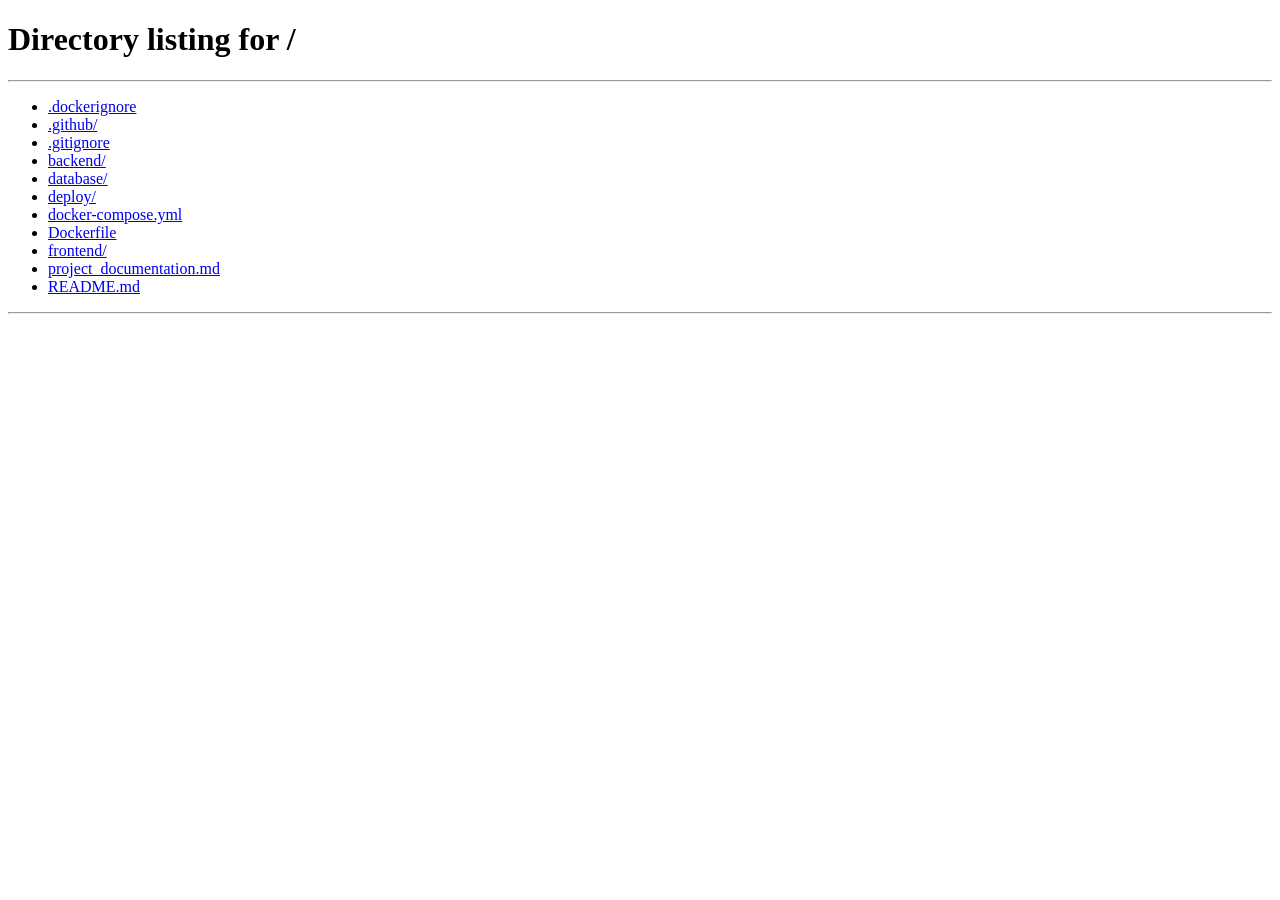
<file: frontend/gpa.html>
<!DOCTYPE html>
<html lang="en">
<head>
  <link rel="icon" type="image/svg+xml" href="/favicon.svg"/>
  <meta charset="UTF-8"/><meta name="viewport" content="width=device-width, initial-scale=1.0"/>
  <meta name="description" content="GPA Calculator – Calculate your semester and cumulative GPA at JUST."/>
  <title>GPA Calculator | JUST Advisor</title>
  <link rel="stylesheet" href="styles.css"/>
  <link href="https://fonts.googleapis.com/css2?family=Inter:wght@400;500;600;700;800&display=swap" rel="stylesheet"/>
  <link rel="stylesheet" href="https://cdnjs.cloudflare.com/ajax/libs/font-awesome/6.4.0/css/all.min.css"/>
</head>
<body>
<div class="page-with-sidebar">
  <aside class="sidebar"></aside>
  <div class="main-content">
    <div class="top-bar"></div>
    <div class="content-area">
      <div class="section-badge"><i class="fas fa-graduation-cap"></i> ACADEMIC TOOLS</div>
      <h1 class="section-title">GPA <span>Calculator</span></h1>
      <p class="section-desc">Calculate your semester GPA, track your cumulative progress, and project future grades to stay on top of your academic goals at JUST.</p>

      <!-- Previous Academic Standing -->
      <div class="gpa-card animate-in">
        <h2><i class="fas fa-graduation-cap" style="color:var(--yellow);margin-right:8px"></i>Previous Academic Standing</h2>
        <div class="gpa-row">
          <div class="gpa-field">
            <label class="form-label">Current Cumulative GPA</label>
            <input type="number" class="form-input" id="prevGpa" placeholder="e.g. 3.15" step="0.01" min="0" max="4.2"/>
            <small>Enter your GPA before this semester</small>
          </div>
          <div class="gpa-field">
            <label class="form-label">Total Credit Hours Earned</label>
            <input type="number" class="form-input" id="prevHours" placeholder="e.g. 64" min="0"/>
            <small>Total hours passed excluding current semester</small>
          </div>
        </div>
      </div>

      <!-- Semester Courses -->
      <div class="gpa-card animate-in-delay">
        <div class="card-header">
          <h2><i class="fas fa-hat-wizard" style="color:var(--yellow);margin-right:8px"></i>Semester Courses</h2>
          <button class="clear-link" onclick="clearCourses()"><i class="fas fa-star" style="color:var(--yellow);margin-right:4px"></i>Clear All</button>
        </div>
        <p class="card-sub">Add current or anticipated courses</p>
        <table class="courses-table">
          <thead><tr><th>COURSE NAME</th><th>CREDITS</th><th>GRADE (PROJECTED)</th><th>ACTION</th></tr></thead>
          <tbody id="courseRows">
            <tr><td><input type="text" list="courseList" class="form-input" placeholder="e.g. Calculus I"/></td><td><select class="form-input credits-sel"><option value="">-</option><option>1</option><option>2</option><option selected>3</option><option>4</option></select></td><td><select class="form-input grade-sel"><option value="">-</option><option value="4.2">A+</option><option value="4.0">A</option><option value="3.75">A-</option><option value="3.5">B+</option><option value="3.25">B</option><option value="3.0">B-</option><option value="2.75">C+</option><option value="2.5">C</option><option value="2.25">C-</option><option value="2.0">D+</option><option value="1.75">D</option><option value="1.5">D-</option><option value="0.5">F</option></select></td><td><button class="del-btn" onclick="deleteRow(this)"><i class="fas fa-trash"></i></button></td></tr>
            <tr><td><input type="text" list="courseList" class="form-input" placeholder="e.g. Physics 101"/></td><td><select class="form-input credits-sel"><option value="">-</option><option>1</option><option>2</option><option selected>3</option><option>4</option></select></td><td><select class="form-input grade-sel"><option value="">-</option><option value="4.2">A+</option><option value="4.0">A</option><option value="3.75">A-</option><option value="3.5">B+</option><option value="3.25">B</option><option value="3.0">B-</option><option value="2.75">C+</option><option value="2.5">C</option><option value="2.25">C-</option><option value="2.0">D+</option><option value="1.75">D</option><option value="1.5">D-</option><option value="0.5">F</option></select></td><td><button class="del-btn" onclick="deleteRow(this)"><i class="fas fa-trash"></i></button></td></tr>
            <tr><td><input type="text" list="courseList" class="form-input" placeholder="e.g. Intro to CS"/></td><td><select class="form-input credits-sel"><option value="">-</option><option>1</option><option>2</option><option selected>3</option><option>4</option></select></td><td><select class="form-input grade-sel"><option value="">-</option><option value="4.2">A+</option><option value="4.0">A</option><option value="3.75">A-</option><option value="3.5">B+</option><option value="3.25">B</option><option value="3.0">B-</option><option value="2.75">C+</option><option value="2.5">C</option><option value="2.25">C-</option><option value="2.0">D+</option><option value="1.75">D</option><option value="1.5">D-</option><option value="0.5">F</option></select></td><td><button class="del-btn" onclick="deleteRow(this)"><i class="fas fa-trash"></i></button></td></tr>
          </tbody>
        </table>
        <button class="add-course-btn" onclick="addCourse()"><i class="fas fa-plus-circle"></i> Add Another Course</button>
      </div>

      <!-- Results -->
      <div class="results-section animate-in">
        <h2><span style="color:var(--yellow);margin-right:8px">●</span>Your Results</h2>
        <div class="result-box">
          <div class="result-label">SEMESTER GPA</div>
          <div class="result-value"><span id="semGpa">0.00</span> <small>/4.20</small></div>
          <div class="result-bar"><div class="result-bar-fill" id="semBar"></div></div>
        </div>
        <div class="result-box">
          <div class="result-label">CUMULATIVE GPA</div>
          <div class="result-value"><span id="cumGpa">0.00</span> <small>/4.20</small></div>
          <div class="result-sub" id="cumSub">or 101 from previous</div>
        </div>
        <button class="btn-primary calculate-btn" onclick="calculateGPA()" style="width:100%;justify-content:center;margin-top:16px">Calculate Now</button>
      </div>

      <!-- GPA Projector -->
      <div class="gpa-card projector-card animate-in-delay">
        <h2>GPA Projector</h2>
        <p class="card-sub">What do you need to reach your goal?</p>
        <div class="gpa-row">
          <div class="gpa-field">
            <label class="form-label">TARGET CUMULATIVE GPA</label>
            <div class="form-input-icon"><i class="fas fa-lock"></i><input type="number" class="form-input" id="targetGpa" value="3.50" step="0.01" min="0" max="4.2"/></div>
          </div>
          <div class="gpa-field">
            <label class="form-label">REMAINING CREDIT HOURS</label>
            <div class="form-input-icon"><i class="fas fa-lock"></i><input type="number" class="form-input" id="remainHours" value="30" min="0"/></div>
          </div>
        </div>
        <div class="projector-result" id="projectorResult">
          <div class="pr-icon"><i class="fas fa-check-circle"></i></div>
          <div><div class="pr-label">Required Average</div><div class="pr-value" id="reqAvg">3.68</div><p class="pr-note" id="reqNote">You need to average approx. A- in your remaining courses.</p></div>
        </div>
      </div>

      <p class="ask-link" style="text-align:center;margin:28px 0;font-size:14px;color:var(--gray-500)">Need help understanding your grades? <a href="/chatbot" style="color:var(--yellow);font-weight:600">Ask Me AI Advisor</a></p>
    </div>
    <footer class="site-footer"></footer>
  </div>
</div>
<script src="sidebar.js?v=6"></script>
<script src="gpa.js?v=3"></script>
</body>
</html>
</file>
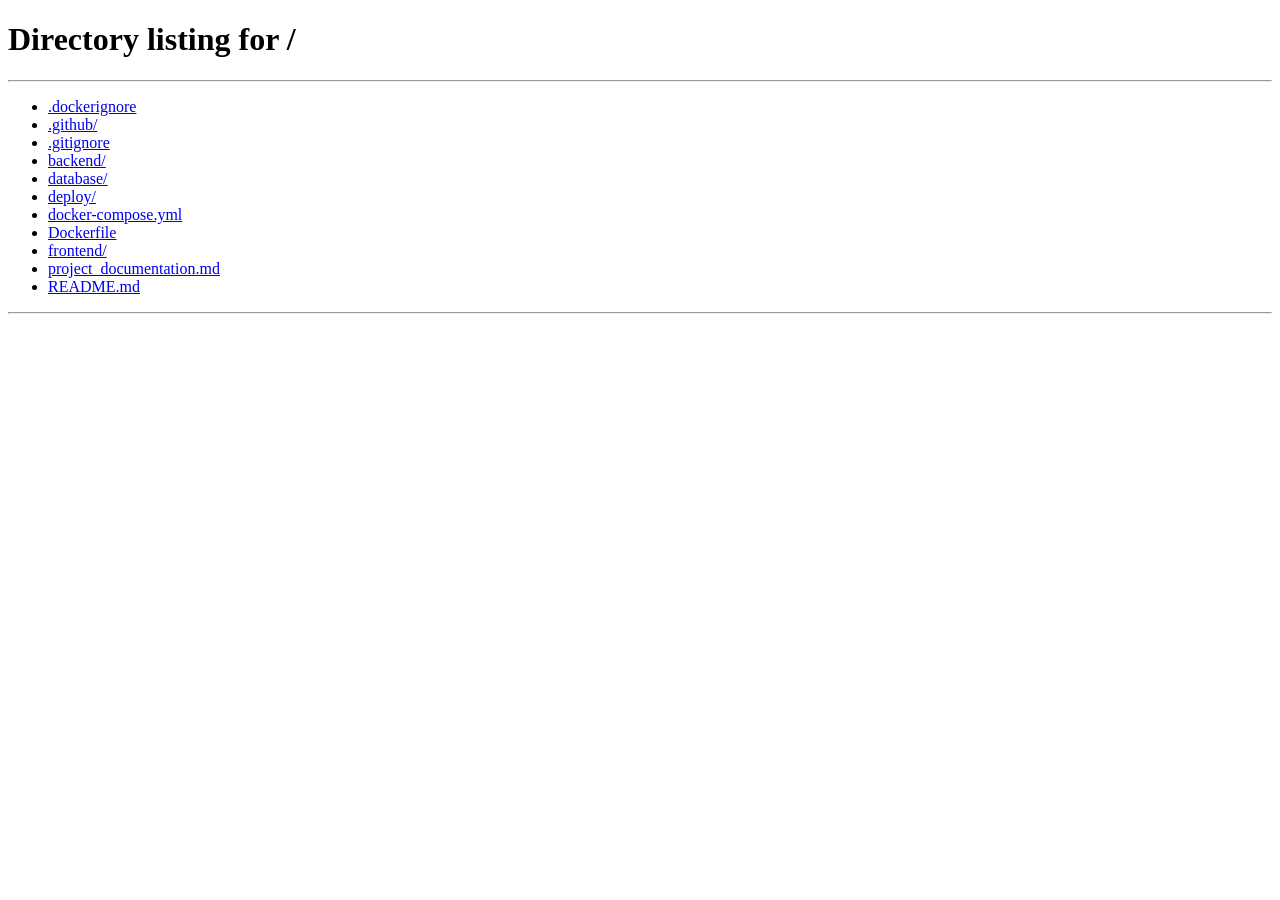
<file: frontend/history.html>
<!DOCTYPE html>
<html lang="en">
<head>
  <link rel="icon" type="image/svg+xml" href="/favicon.svg"/>
  <meta charset="UTF-8"/><meta name="viewport" content="width=device-width, initial-scale=1.0"/>
  <meta name="description" content="Chat History – Review your past AI advisor consultations."/>
  <title>Chat History | JUST Advisor</title>
  <link rel="stylesheet" href="styles.css"/>
  <link href="https://fonts.googleapis.com/css2?family=Inter:wght@400;500;600;700;800&display=swap" rel="stylesheet"/>
  <link rel="stylesheet" href="https://cdnjs.cloudflare.com/ajax/libs/font-awesome/6.4.0/css/all.min.css"/>
</head>
<body>
<div class="page-with-sidebar">
  <aside class="sidebar"></aside>
  <div class="main-content">
    <div class="top-bar"></div>
    <div class="content-area">
      <div class="section-badge"><i class="fas fa-clock-rotate-left"></i> CHAT HISTORY</div>
      <h1 class="section-title">Past <span>Consultations</span></h1>
      <p class="section-desc">Browse your previous conversations with the AI advisor, grouped by session.</p>

      <div id="historyContainer" style="max-width:780px; margin:0 auto;">
        <p style="text-align:center; padding:2rem; color:var(--text-muted);">Loading history...</p>
      </div>
    </div>
    <footer class="site-footer"></footer>
  </div>
</div>

<style>
.session-card {
  background: var(--bg-card, #fff);
  border: 1px solid var(--gray-200);
  border-radius: var(--radius-lg);
  margin-bottom: 1rem;
  overflow: hidden;
}
.session-header {
  display: flex;
  align-items: center;
  justify-content: space-between;
  padding: 1rem 1.25rem;
  cursor: pointer;
  user-select: none;
}
.session-header:hover { background: var(--gray-100); }
.session-meta { display: flex; align-items: center; gap: 0.75rem; }
.session-icon {
  width: 36px; height: 36px; border-radius: 50%;
  background: rgba(245,158,11,0.12);
  display: flex; align-items: center; justify-content: center;
  color: var(--yellow); font-size: 14px; flex-shrink: 0;
}
.session-title { font-weight: 600; font-size: 14px; color: var(--dark-text); }
.session-date { font-size: 12px; color: var(--text-muted, #6b7280); margin-top: 2px; }
.session-count { font-size: 12px; color: var(--text-muted, #6b7280); }
.session-chevron { color: var(--text-muted, #6b7280); transition: transform 0.2s; }
.session-card.open .session-chevron { transform: rotate(180deg); }
.session-messages { display: none; padding: 0 1.25rem 1.25rem; border-top: 1px solid var(--gray-200); }
.session-card.open .session-messages { display: block; }
.msg-row { display: flex; gap: 0.75rem; padding: 0.75rem 0; border-bottom: 1px solid var(--gray-100); }
.msg-row:last-child { border-bottom: none; }
.msg-avatar {
  width: 28px; height: 28px; border-radius: 50%; flex-shrink: 0;
  display: flex; align-items: center; justify-content: center; font-size: 11px; font-weight: 700;
}
.msg-avatar.user { background: rgba(99,102,241,0.15); color: #6366f1; }
.msg-avatar.bot  { background: rgba(245,158,11,0.15); color: var(--yellow); }
.msg-body { flex: 1; }
.msg-role { font-size: 11px; font-weight: 600; color: var(--text-muted, #6b7280); margin-bottom: 2px; text-transform: uppercase; letter-spacing: 0.05em; }
.msg-text { font-size: 13px; color: var(--dark-text); line-height: 1.6; white-space: pre-wrap; }
.msg-time { font-size: 11px; color: var(--text-muted, #6b7280); margin-top: 4px; }
.source-badge { display: inline-block; font-size: 10px; font-weight: 600; padding: 2px 7px; border-radius: 999px; margin-left: 6px; vertical-align: middle; }
.source-badge.rag  { background: rgba(99,102,241,0.12); color: #6366f1; }
.source-badge.gemini { background: rgba(245,158,11,0.12); color: var(--yellow); }
.empty-state { text-align: center; padding: 4rem 2rem; color: var(--text-muted, #6b7280); }
.empty-state i { font-size: 2.5rem; margin-bottom: 1rem; opacity: 0.4; display: block; }
.empty-state p { font-size: 14px; }
.empty-state a { color: var(--yellow); text-decoration: none; font-weight: 600; }
</style>

<script src="sidebar.js?v=8"></script>
<script>
const studentId = localStorage.getItem('student_id') || '';

function esc(str) {
  const d = document.createElement('div');
  d.textContent = String(str ?? '');
  return d.innerHTML;
}

function formatDate(iso) {
  if (!iso) return '';
  const d = new Date(iso);
  return d.toLocaleString('en-US', { month: 'short', day: 'numeric', year: 'numeric', hour: '2-digit', minute: '2-digit' });
}

function groupIntoSessions(messages) {
  if (!messages.length) return [];
  const GAP_MS = 60 * 60 * 1000;
  const sessions = [];
  let current = [messages[0]];
  for (let i = 1; i < messages.length; i++) {
    const prev = new Date(messages[i - 1].timestamp);
    const curr = new Date(messages[i].timestamp);
    if (curr - prev > GAP_MS) { sessions.push(current); current = []; }
    current.push(messages[i]);
  }
  sessions.push(current);
  return sessions.reverse();
}

function renderSessions(sessions) {
  const container = document.getElementById('historyContainer');
  if (!sessions.length) {
    container.innerHTML = `
      <div class="empty-state">
        <i class="fas fa-comments"></i>
        <h3 style="margin-bottom:8px;">No conversations yet</h3>
        <p>Start a new consultation with the AI advisor.</p>
        <p style="margin-top:12px;"><a href="/chatbot">Open AI Advisor →</a></p>
      </div>`;
    return;
  }

  container.innerHTML = '';
  sessions.forEach(msgs => {
    const first = msgs[0];
    const userMsg = msgs.find(m => m.sender_type === 'user');
    const preview = userMsg?.message_content || 'Consultation';
    const previewText = preview.length > 60 ? preview.slice(0, 60) + '…' : preview;
    const msgCount = msgs.length;

    const card = document.createElement('div');
    card.className = 'session-card animate-in';
    card.innerHTML = `
      <div class="session-header" onclick="this.closest('.session-card').classList.toggle('open')">
        <div class="session-meta">
          <div class="session-icon"><i class="fas fa-comment-dots"></i></div>
          <div>
            <div class="session-title">${esc(previewText)}</div>
            <div class="session-date">${formatDate(first.timestamp)}</div>
          </div>
        </div>
        <div style="display:flex;align-items:center;gap:1rem;">
          <span class="session-count">${msgCount} message${msgCount !== 1 ? 's' : ''}</span>
          <i class="fas fa-chevron-down session-chevron"></i>
        </div>
      </div>
      <div class="session-messages">
        ${msgs.map(m => {
          const isUser = m.sender_type === 'user';
          const srcBadge = m.source && m.source !== 'error'
            ? `<span class="source-badge ${m.source === 'rag' ? 'rag' : 'gemini'}">${esc(m.source.toUpperCase())}</span>`
            : '';
          return `
            <div class="msg-row">
              <div class="msg-avatar ${isUser ? 'user' : 'bot'}">${isUser ? 'U' : 'AI'}</div>
              <div class="msg-body">
                <div class="msg-role">${isUser ? 'You' : 'JUST Advisor'}${srcBadge}</div>
                <div class="msg-text">${esc(m.message_content)}</div>
                <div class="msg-time">${formatDate(m.timestamp)}</div>
              </div>
            </div>`;
        }).join('')}
      </div>`;
    container.appendChild(card);
  });
}

document.addEventListener('DOMContentLoaded', async () => {
  if (!studentId) {
    document.getElementById('historyContainer').innerHTML = `
      <div class="empty-state">
        <i class="fas fa-lock"></i>
        <h3 style="margin-bottom:8px;">Please log in</h3>
        <p><a href="/">Sign in</a> to view your chat history.</p>
      </div>`;
    return;
  }

  try {
    const res = await fetch(`/chat/history/${studentId}`);
    if (!res.ok) throw new Error('Failed to load history');
    const messages = await res.json();
    const sessions = groupIntoSessions(messages);
    renderSessions(sessions);
  } catch (err) {
    document.getElementById('historyContainer').innerHTML = `
      <div class="empty-state">
        <i class="fas fa-exclamation-triangle"></i>
        <p style="color:#ef4444;">Error loading history. Please try again.</p>
      </div>`;
  }
});
</script>
</body>
</html>
</file>
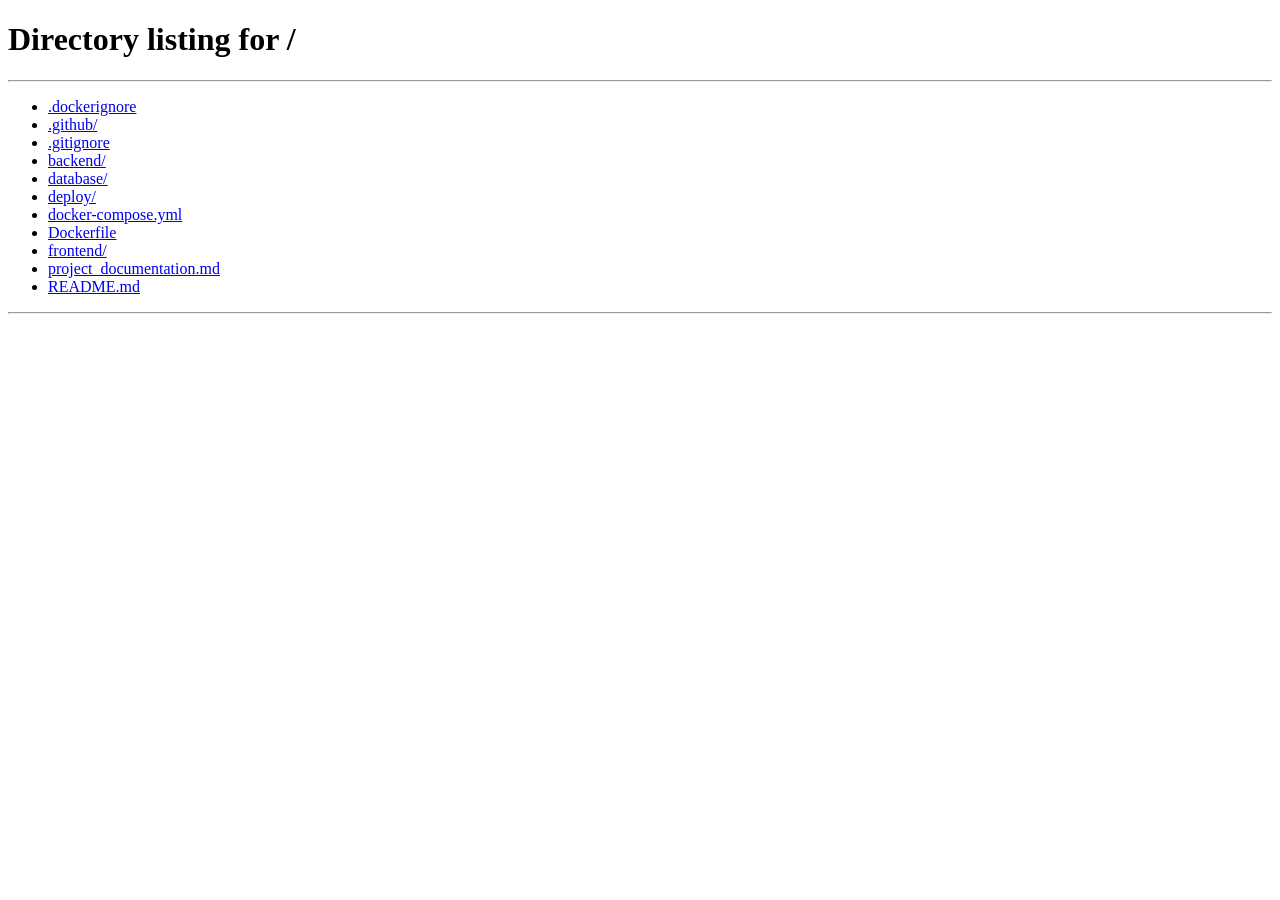
<file: frontend/personalized-plan.html>
<!DOCTYPE html>
<html lang="en">
<head>
  <link rel="icon" type="image/svg+xml" href="/favicon.svg"/>
  <meta charset="UTF-8"/><meta name="viewport" content="width=device-width, initial-scale=1.0"/>
  <meta name="description" content="Auto-generated personalized graduation plan for Computer Science students at JUST."/>
  <title>Personalized Plan | JUST Advisor</title>
  <link rel="stylesheet" href="styles.css"/>
  <link href="https://fonts.googleapis.com/css2?family=Inter:wght@400;500;600;700;800&display=swap" rel="stylesheet"/>
  <link rel="stylesheet" href="https://cdnjs.cloudflare.com/ajax/libs/font-awesome/6.4.0/css/all.min.css"/>
</head>
<body>
<div class="page-with-sidebar">
  <aside class="sidebar"></aside>
  <div class="main-content">
    <div class="top-bar"></div>
    <div class="content-area">
      <div class="section-badge"><i class="fas fa-wand-magic-sparkles"></i> AI-POWERED PLANNING</div>
      <h1 class="section-title">Personalized Graduation <span>Plan</span></h1>
      <p class="section-desc">Auto-generated optimal plan to help you graduate on time. Based on your completed courses, prerequisites, and JUST regulations.</p>

      <!-- Generate Button -->
      <div id="generateSection" style="margin-bottom: 28px;">
        <button id="generateBtn" class="btn-primary" style="padding: 14px 32px; font-size: 15px; border-radius: var(--radius-md); gap: 10px;">
          <i class="fas fa-wand-magic-sparkles"></i> Generate My Personalized Plan
        </button>
      </div>

      <!-- Loading Skeleton -->
      <div id="loadingState" style="display: none;">
        <div class="pp-loading">
          <div class="pp-loading__spinner"></div>
          <p>Analyzing your courses and generating the optimal plan...</p>
        </div>
      </div>

      <!-- Stats Summary (hidden until generated) -->
      <div id="planStats" style="display: none;"></div>

      <!-- Plan Container -->
      <div id="planContainer"></div>

      <!-- Print Button (hidden until generated) -->
      <div id="printSection" style="display: none; margin-top: 24px; margin-bottom: 32px; text-align: center;">
        <button id="printBtn" class="btn-outline" style="gap: 8px; padding: 12px 28px;">
          <i class="fas fa-print"></i> Print Plan
        </button>
      </div>
    </div>
  </div>
</div>

<script src="sidebar.js?v=8"></script>
<script src="personalized-plan.js"></script>
</body>
</html>
</file>
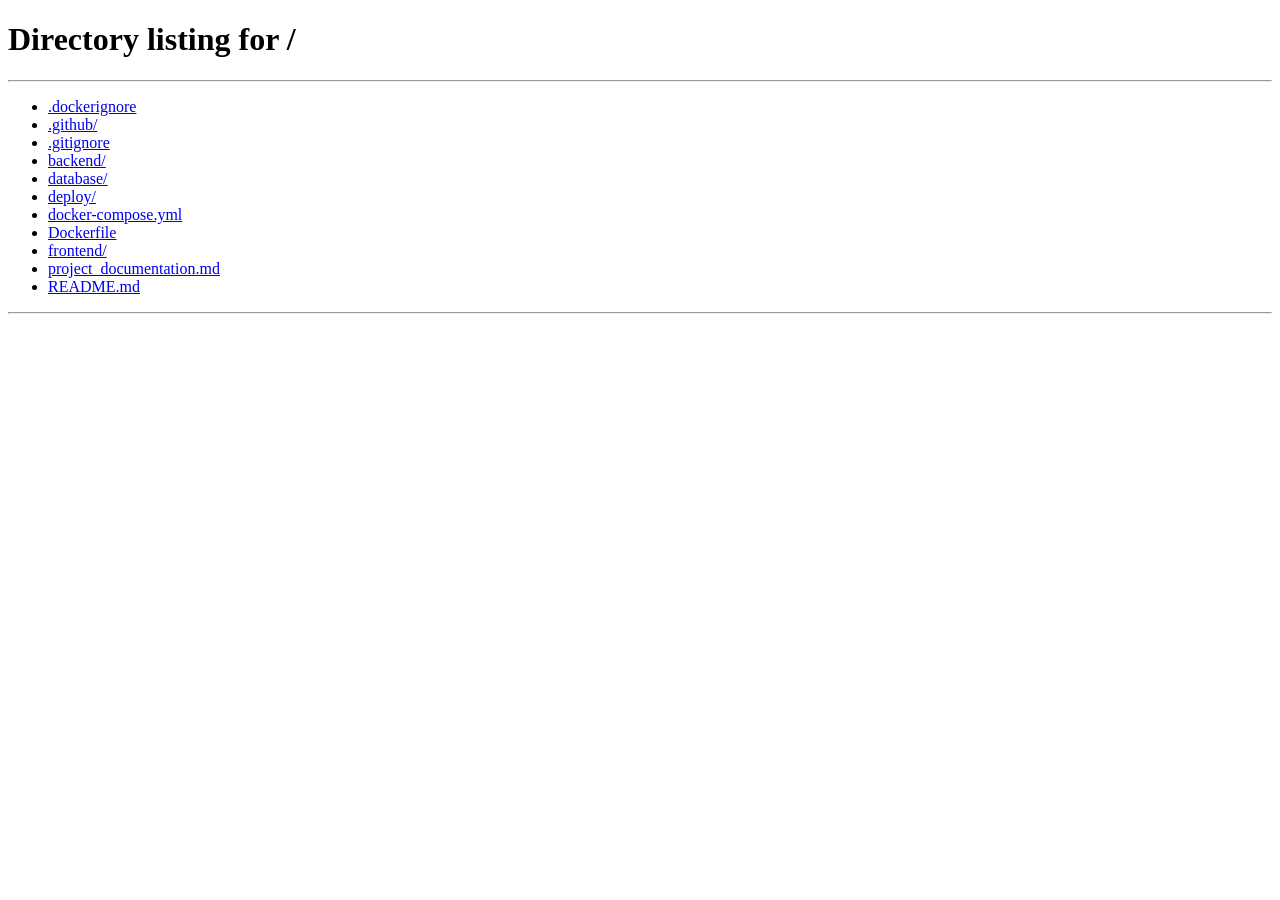
<file: frontend/profile.html>
<!DOCTYPE html>
<html lang="en">
<head>
  <link rel="icon" type="image/svg+xml" href="/favicon.svg"/>
  <meta charset="UTF-8"/><meta name="viewport" content="width=device-width, initial-scale=1.0"/>
  <meta name="description" content="Profile Management – Manage your personal information and academic details."/>
  <title>Profile Management | JUST Advisor</title>
  <link rel="stylesheet" href="styles.css"/>
  <link href="https://fonts.googleapis.com/css2?family=Inter:wght@400;500;600;700;800&display=swap" rel="stylesheet"/>
  <link rel="stylesheet" href="https://cdnjs.cloudflare.com/ajax/libs/font-awesome/6.4.0/css/all.min.css"/>
</head>
<body>
<div class="page-with-sidebar">
  <aside class="sidebar"></aside>
  <div class="main-content">
    <div class="top-bar"></div>
    <div class="content-area">
      <h1 class="section-title" style="font-size:32px">Profile Management</h1>
      <p class="section-desc">Manage your personal information, academic details, and account preferences.</p>

      <div class="profile-layout animate-in">
        <!-- Left Panel -->
        <div class="profile-sidebar">
          <div class="ps-avatar"><i class="fas fa-user" style="font-size:40px;color:var(--gray-400)"></i><button class="avatar-edit"><i class="fas fa-pen"></i></button></div>
          <h2 class="ps-name" id="psName">Student Name</h2>
          <p class="ps-id" id="psId">ID: Loading...</p>
          <span class="tag tag-green" style="margin:10px 0">+ Active Student</span>
          <nav class="ps-nav">
            <a class="ps-nav-item active" data-tab="personal"><i class="fas fa-user"></i> Personal Information</a>
            <a class="ps-nav-item" data-tab="academic"><i class="fas fa-graduation-cap"></i> Academic Details</a>
            <a class="ps-nav-item" data-tab="preferences"><i class="fas fa-gear"></i> Preferences & Privacy</a>
            <a class="ps-nav-item" data-tab="security"><i class="fas fa-lock"></i> Security</a>
          </nav>
          <a href="#" class="ps-signout" onclick="localStorage.removeItem('student_id'); window.location.href='/';"><i class="fas fa-arrow-right-from-bracket"></i> Sign Out</a>
        </div>
        <!-- Right Panel -->
        <div class="profile-content">
          <!-- Personal Info Tab -->
          <div class="tab-content active" id="tab-personal">
            <div class="tab-header"><h2><i class="fas fa-user" style="color:var(--dark-text);margin-right:8px"></i>Personal Information</h2><button class="clear-link" id="editProfileBtn">Edit Info</button></div>
            <p class="tab-sub">Update your personal details and contact info.</p>
            <div class="form-row">
              <div class="form-col"><label class="form-label">FIRST NAME</label><div class="form-input-icon"><i class="fas fa-user"></i><input type="text" id="piFirstName" class="form-input" value="" disabled/></div></div>
              <div class="form-col"><label class="form-label">LAST NAME</label><div class="form-input-icon"><i class="fas fa-user"></i><input type="text" id="piLastName" class="form-input" value="" disabled/></div></div>
            </div>
            <div class="form-row">
              <div class="form-col"><label class="form-label">UNIVERSITY EMAIL</label><div class="form-input-icon"><i class="fas fa-envelope"></i><input type="email" id="piEmail" class="form-input" value="" readonly/></div><span class="verified-badge"><i class="fas fa-check-circle"></i> Verified</span></div>
              <div class="form-col"><label class="form-label">PHONE NUMBER</label><div class="form-input-icon"><i class="fas fa-phone"></i><input type="text" id="piPhone" class="form-input" value="" disabled/></div></div>
            </div>
            
            <!-- Actions -->
            <div class="profile-actions" style="margin-top: 30px; padding-top: 20px; border-top: 1px solid var(--gray-200);">
              <span id="saveStatusMsg" style="color: var(--primary); font-weight: 600; font-size: 14px; margin-right: auto; display: none;"><i class="fas fa-check-circle"></i> Personal information updated</span>
              <button class="btn-outline" id="cancelEditBtn" disabled style="opacity:0.5; cursor:not-allowed;">Cancel</button><button class="btn-primary" id="saveProfileBtn" disabled style="opacity:0.5; cursor:not-allowed;"><i class="fas fa-save"></i> Save Changes</button>
            </div>
          </div>
          <!-- Academic Details Tab -->
          <div class="tab-content" id="tab-academic">
            <div class="tab-header"><h2><i class="fas fa-graduation-cap" style="color:var(--yellow);margin-right:8px"></i>Academic Details</h2></div>
            <p class="tab-sub">Synced from your Course Roadmap progress.</p>
            <div class="acad-grid">
              <div class="acad-item"><label class="form-label">MAJOR</label><p class="acad-value" id="adMajor">Loading...</p></div>
              <div class="acad-item"><label class="form-label">FACULTY</label><p class="acad-value">IT & Computer Sciences</p></div>
              <div class="acad-item"><label class="form-label">ACADEMIC STANDING</label><p class="acad-value" id="adStanding">Loading...</p></div>
              <div class="acad-item"><label class="form-label">CURRENT GPA</label><p class="acad-value"><span style="color:var(--yellow);font-weight:700" id="adGpa">-</span> /4.20</p></div>
              <div class="acad-item"><label class="form-label">COMPLETED CREDITS</label><p class="acad-value"><span style="color:#22c55e;font-weight:700;font-size:20px" id="adCompletedCredits">-</span> <span style="color:var(--gray-500);font-size:13px">credits</span></p></div>
              <div class="acad-item"><label class="form-label">REMAINING CREDITS</label><p class="acad-value"><span style="color:#3b82f6;font-weight:700;font-size:20px" id="adRemainingCourses">-</span> <span style="color:var(--gray-500);font-size:13px">credits</span></p></div>
              <div class="acad-item"><label class="form-label">ADVISOR</label><p class="acad-value" id="adAdvisor">Loading...</p></div>
              <div class="acad-item"><label class="form-label">&nbsp;</label><a href="#" id="contactAdvisorBtn" class="btn-outline" style="padding:8px 16px;font-size:12px;text-decoration:none;display:inline-block;">Contact</a></div>
            </div>
          </div>
          <!-- Preferences Tab -->
          <div class="tab-content" id="tab-preferences">
            <div class="tab-header"><h2><i class="fas fa-gear" style="margin-right:8px"></i>Preferences & Privacy</h2></div>
            <p class="tab-sub">Customize your experience.</p>
            <div class="pref-item"><div><strong>Email Notifications</strong><p>Receive email alerts for study room updates and announcements</p></div><label class="toggle"><input type="checkbox" checked/><span class="toggle-slider"></span></label></div>
            <div class="pref-item"><div><strong>Show Profile to Others</strong><p>Allow other students to see your profile in study rooms</p></div><label class="toggle"><input type="checkbox" checked/><span class="toggle-slider"></span></label></div>
            <div class="pref-item"><div><strong>Dark Mode</strong><p>Use dark theme across the platform</p></div><label class="toggle"><input type="checkbox" id="darkModeToggle"/><span class="toggle-slider"></span></label></div>
          </div>
          <!-- Security Tab -->
          <div class="tab-content" id="tab-security">
            <div class="tab-header"><h2><i class="fas fa-lock" style="margin-right:8px"></i>Security</h2></div>
            <p class="tab-sub">Manage your account security settings.</p>
            <div class="form-row"><div class="form-col"><label class="form-label">CURRENT PASSWORD</label><input type="password" id="currentPassword" class="form-input" placeholder="Enter current password"/></div></div>
            <div class="form-row"><div class="form-col"><label class="form-label">NEW PASSWORD</label><input type="password" id="newPassword" class="form-input" placeholder="Enter new password"/></div><div class="form-col"><label class="form-label">CONFIRM NEW PASSWORD</label><input type="password" id="confirmPassword" class="form-input" placeholder="Confirm new password"/></div></div>
            
            <!-- Security Actions -->
            <div class="profile-actions" style="margin-top: 30px; padding-top: 20px; border-top: 1px solid var(--gray-200);">
              <span id="saveSecurityMsg" style="color: var(--primary); font-weight: 600; font-size: 14px; margin-right: auto; display: none;"><i class="fas fa-check-circle"></i> Password updated</span>
              <span id="securityErrorMsg" style="color: red; font-weight: 600; font-size: 14px; margin-right: auto; display: none;"><i class="fas fa-exclamation-circle"></i> <span id="securityErrorText">Error</span></span>
              <button class="btn-outline" id="cancelSecurityBtn">Cancel</button><button class="btn-primary" id="saveSecurityBtn"><i class="fas fa-save"></i> Save Changes</button>
            </div>
          </div>
        </div>
      </div>
    </div>
    <footer class="site-footer"></footer>
  </div>
</div>
<script src="sidebar.js?v=6"></script>
<script>
  // Tab switching
  document.querySelectorAll('.ps-nav-item').forEach(item => {
    item.addEventListener('click', () => {
      document.querySelectorAll('.ps-nav-item').forEach(i => i.classList.remove('active'));
      document.querySelectorAll('.tab-content').forEach(t => t.classList.remove('active'));
      item.classList.add('active');
      document.getElementById('tab-' + item.dataset.tab)?.classList.add('active');
    });
  });

  const darkModeToggle = document.getElementById('darkModeToggle');
  if (darkModeToggle) {
    darkModeToggle.checked = localStorage.getItem('theme') === 'dark';
    darkModeToggle.addEventListener('change', (e) => {
      if (e.target.checked) {
        document.body.classList.add('dark-mode');
        localStorage.setItem('theme', 'dark');
      } else {
        document.body.classList.remove('dark-mode');
        localStorage.setItem('theme', 'light');
      }
    });
  }

  // Load profile data
  window.addEventListener('DOMContentLoaded', async () => {
    const studentId = localStorage.getItem('student_id');
    if (!studentId) return;

    try {
      const res = await fetch(`/student/${studentId}`);
      if (res.ok) {
        const student = await res.json();
        
        // Populate sidebar
        document.getElementById('psName').textContent = `${student.first_name} ${student.last_name}`;
        document.getElementById('psId').textContent = `ID: ${student.university_id}`;
        
        // Populate Personal Info
        document.getElementById('piFirstName').value = student.first_name || '';
        document.getElementById('piLastName').value = student.last_name || '';
        document.getElementById('piEmail').value = student.email || '';
        document.getElementById('piPhone').value = student.phone_number || '';
        
        // Populate Academic Details
        document.getElementById('adMajor').textContent = student.major || 'Computer Science';
        document.getElementById('adStanding').textContent = student.academic_standing || 'Unknown';
        document.getElementById('adGpa').textContent = student.current_gpa || '-';
        document.getElementById('adCompletedCredits').textContent = student.completed_credits || '0';
        document.getElementById('adRemainingCourses').textContent = student.remaining_credits || '132';
        
        if (student.advisor) {
          document.getElementById('adAdvisor').textContent = student.advisor.name;
          const contactBtn = document.getElementById('contactAdvisorBtn');
          if (contactBtn) {
            contactBtn.href = `mailto:${student.advisor.email}`;
            contactBtn.title = `Email ${student.advisor.name}`;
          }
        } else {
          document.getElementById('adAdvisor').textContent = 'Not Assigned';
        }
      } else {
        document.getElementById('psName').textContent = "Guest User";
        document.getElementById('psId').textContent = "Please Login";
      }
    } catch (e) {
      console.error(e);
    }
  });

  const piFirstName = document.getElementById('piFirstName');
  const piLastName = document.getElementById('piLastName');
  const piPhone = document.getElementById('piPhone');
  const cancelEditBtn = document.getElementById('cancelEditBtn');
  const saveProfileBtn = document.getElementById('saveProfileBtn');

  function setEditMode(isEditing) {
    piFirstName.disabled = !isEditing;
    piLastName.disabled = !isEditing;
    piPhone.disabled = !isEditing;
    
    if (cancelEditBtn) {
      cancelEditBtn.disabled = !isEditing;
      cancelEditBtn.style.opacity = isEditing ? '1' : '0.5';
      cancelEditBtn.style.cursor = isEditing ? 'pointer' : 'not-allowed';
    }
    if (saveProfileBtn) {
      saveProfileBtn.disabled = !isEditing;
      saveProfileBtn.style.opacity = isEditing ? '1' : '0.5';
      saveProfileBtn.style.cursor = isEditing ? 'pointer' : 'not-allowed';
    }
  }

  document.getElementById('editProfileBtn')?.addEventListener('click', () => {
    setEditMode(true);
    piFirstName.focus();
  });

  cancelEditBtn?.addEventListener('click', () => {
    setEditMode(false);
    // Reload the page to easily discard any unsaved text changes
    window.location.reload(); 
  });

  document.getElementById('saveProfileBtn')?.addEventListener('click', async () => {
    const studentId = localStorage.getItem('student_id');
    if (!studentId) return;

    try {
      const res = await fetch(`/student/${studentId}`, {
        method: 'PUT',
        headers: { 'Content-Type': 'application/json' },
        body: JSON.stringify({ 
          first_name: piFirstName.value,
          last_name: piLastName.value,
          phone_number: piPhone.value 
        })
      });
      if (res.ok) {
        alert("Personal information updated");
        const msg = document.getElementById('saveStatusMsg');
        if (msg) {
          msg.style.display = 'inline-block';
          setTimeout(() => msg.style.display = 'none', 3000);
        }
        setEditMode(false);
      } else {
        alert("Error updating profile.");
      }
    } catch (e) {
      console.error(e);
      alert("Error updating profile.");
    }
  });

  document.getElementById('cancelSecurityBtn')?.addEventListener('click', () => {
    document.getElementById('currentPassword').value = '';
    document.getElementById('newPassword').value = '';
    document.getElementById('confirmPassword').value = '';
  });

  document.getElementById('saveSecurityBtn')?.addEventListener('click', async () => {
    const studentId = localStorage.getItem('student_id');
    if (!studentId) return;

    const curr = document.getElementById('currentPassword').value;
    const newPass = document.getElementById('newPassword').value;
    const confPass = document.getElementById('confirmPassword').value;
    
    const errorMsg = document.getElementById('securityErrorMsg');
    const errorText = document.getElementById('securityErrorText');
    const successMsg = document.getElementById('saveSecurityMsg');
    
    if (errorMsg) errorMsg.style.display = 'none';
    if (successMsg) successMsg.style.display = 'none';

    if (!curr || !newPass || !confPass) {
      if (errorMsg) { errorMsg.style.display = 'inline-block'; errorText.textContent = "Please fill in all fields."; }
      return;
    }
    if (newPass !== confPass) {
      if (errorMsg) { errorMsg.style.display = 'inline-block'; errorText.textContent = "New passwords do not match!"; }
      return;
    }

    try {
      const res = await fetch(`/student/${studentId}/password`, {
        method: 'PUT',
        headers: { 'Content-Type': 'application/json' },
        body: JSON.stringify({ 
          current_password: curr,
          new_password: newPass
        })
      });
      
      if (res.ok) {
        if (successMsg) {
          successMsg.style.display = 'inline-block';
          setTimeout(() => successMsg.style.display = 'none', 3000);
        }
        document.getElementById('currentPassword').value = '';
        document.getElementById('newPassword').value = '';
        document.getElementById('confirmPassword').value = '';
      } else {
        const errorData = await res.json();
        if (errorMsg) { errorMsg.style.display = 'inline-block'; errorText.textContent = errorData.detail || "Error updating password."; }
      }
    } catch (e) {
      console.error(e);
      if (errorMsg) { errorMsg.style.display = 'inline-block'; errorText.textContent = "Connection error."; }
    }
  });
</script>
</body>
</html>
</file>
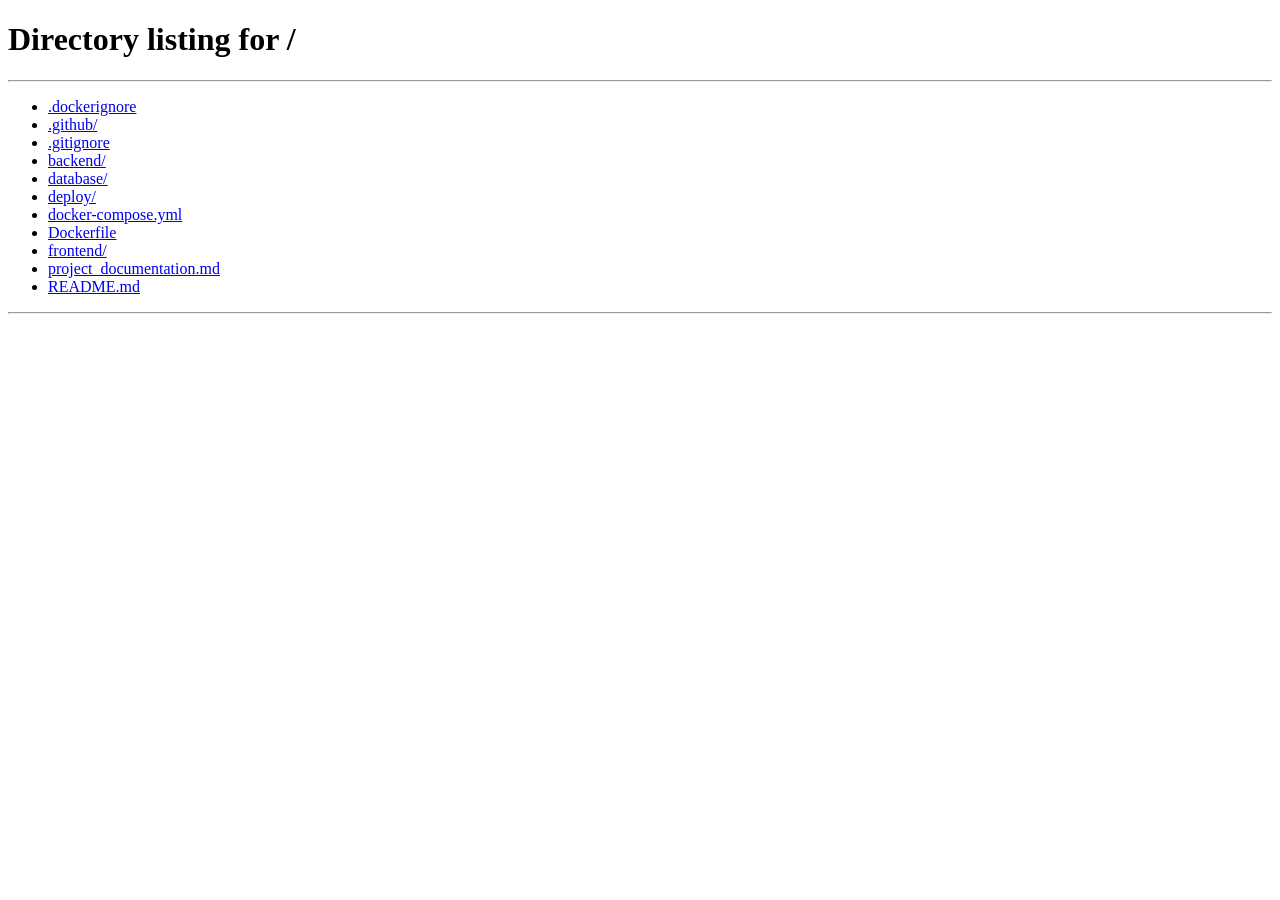
<file: frontend/roadmap.html>
<!DOCTYPE html>
<html lang="en">
<head>
  <link rel="icon" type="image/svg+xml" href="/favicon.svg"/>
  <meta charset="UTF-8"/><meta name="viewport" content="width=device-width, initial-scale=1.0"/>
  <meta name="description" content="CS Degree Roadmap – Track your 4-year Computer Science degree at JUST."/>
  <title>Course Roadmap | JUST Advisor</title>
  <link rel="stylesheet" href="styles.css"/>
  <link href="https://fonts.googleapis.com/css2?family=Inter:wght@400;500;600;700;800&display=swap" rel="stylesheet"/>
  <link rel="stylesheet" href="https://cdnjs.cloudflare.com/ajax/libs/font-awesome/6.4.0/css/all.min.css"/>
</head>
<body>
<div class="page-with-sidebar">
  <aside class="sidebar"></aside>
  <div class="main-content">
    <div class="top-bar"></div>
    <div class="content-area">
      <div class="section-badge"><i class="fas fa-graduation-cap"></i> ACADEMIC TOOLS</div>
      <h1 class="section-title">Computer Science Degree <span>Roadmap</span></h1>
      <p class="section-desc">Track your progress through the Computer Science Roadmap. Click on any course to see details.</p>
      <!-- Legend -->
      <div id="roadmapContainer"></div>
    </div>
</div>
</div>

<!-- Course Edit Modal -->
<div id="editCourseModal" class="modal-overlay" style="display: none; position: fixed; inset: 0; background: rgba(0,0,0,0.4); backdrop-filter: blur(4px); z-index: 1000; align-items: center; justify-content: center; padding: 20px;">
  <div class="modal-content animate-in" style="background: var(--card-bg); width: 100%; max-width: 500px; border-radius: var(--radius-xl); border: 1px solid var(--gray-200); box-shadow: var(--shadow-lg); overflow: hidden; display: flex; flex-direction: column;">
    <!-- Header -->
    <div style="padding: 24px; border-bottom: 1px solid var(--gray-100); display: flex; justify-content: space-between; align-items: center; background: var(--gray-50);">
      <div>
        <h2 id="modalCourseTitle" style="font-size: 20px; font-weight: 700; color: var(--dark-text); margin: 0;">Update Course</h2>
        <p id="modalCourseSubtitle" style="font-size: 13px; color: var(--gray-400); margin: 5px 0 0 0;"></p>
      </div>
      <button id="closeEditModalBtn" style="background: none; border: none; font-size: 20px; color: var(--gray-400); cursor: pointer; transition: color 0.2s;"><i class="fas fa-times"></i></button>
    </div>
    
    <!-- Body -->
    <div style="padding: 24px; display: flex; flex-direction: column; gap: 20px;">
      <!-- Status -->
      <div style="display: flex; flex-direction: column; gap: 8px;">
        <label for="courseStatusSelect" style="font-size: 14px; font-weight: 600; color: var(--gray-700);">Course Status</label>
        <select id="courseStatusSelect" style="width: 100%; padding: 12px; border: 1px solid var(--gray-200); border-radius: var(--radius-md); background: var(--card-bg); color: var(--dark-text); font-size: 15px; outline: none; transition: border-color 0.2s;">
          <option value="Completed">Completed</option>
          <option value="Currently Enrolled">Currently Enrolled</option>
          <option value="Available">Available</option>
          <option value="locked">Locked</option>
        </select>
      </div>
      
      <!-- Grade (Visible only when completed) -->
      <div id="gradeContainer" style="display: flex; flex-direction: column; gap: 8px;">
        <label for="courseGradeSelect" style="font-size: 14px; font-weight: 600; color: var(--gray-700);">Grade Received</label>
        <select id="courseGradeSelect" style="width: 100%; padding: 12px; border: 1px solid var(--gray-200); border-radius: var(--radius-md); background: var(--card-bg); color: var(--dark-text); font-size: 15px; outline: none; transition: border-color 0.2s;">
          <option value="">Select a Grade...</option>
          <option value="A+">A+ (4.2)</option>
          <option value="A">A (4.0)</option>
          <option value="A-">A- (3.75)</option>
          <option value="B+">B+ (3.5)</option>
          <option value="B">B (3.25)</option>
          <option value="B-">B- (3.0)</option>
          <option value="C+">C+ (2.75)</option>
          <option value="C">C (2.5)</option>
          <option value="C-">C- (2.25)</option>
          <option value="D+">D+ (2.0)</option>
          <option value="D">D (1.75)</option>
          <option value="D-">D- (1.5)</option>
          <option value="F">F (0.5)</option>
        </select>
      </div>
      
      <!-- Error Message -->
      <div id="modalErrorMsg" style="display: none; color: #ef4444; font-size: 14px; font-weight: 500;"></div>
    </div>
    
    <!-- Footer -->
    <div style="padding: 16px 24px; border-top: 1px solid var(--gray-100); display: flex; justify-content: flex-end; gap: 12px; background: var(--gray-50);">
      <button id="cancelEditBtn" style="padding: 10px 16px; border: 1px solid var(--gray-200); border-radius: var(--radius-md); background: var(--card-bg); color: var(--gray-600); font-weight: 600; font-size: 14px; cursor: pointer; transition: all 0.2s;">Cancel</button>
      <button id="saveEditBtn" style="padding: 10px 20px; border: none; border-radius: var(--radius-md); background: var(--yellow); color: #000; font-weight: 700; font-size: 14px; cursor: pointer; transition: all 0.2s; box-shadow: 0 2px 4px rgba(234, 179, 8, 0.2);">Save Changes</button>
    </div>
  </div>
</div>

<script src="sidebar.js?v=8"></script>
<script src="roadmap.js"></script>
</body>
</html>
</file>
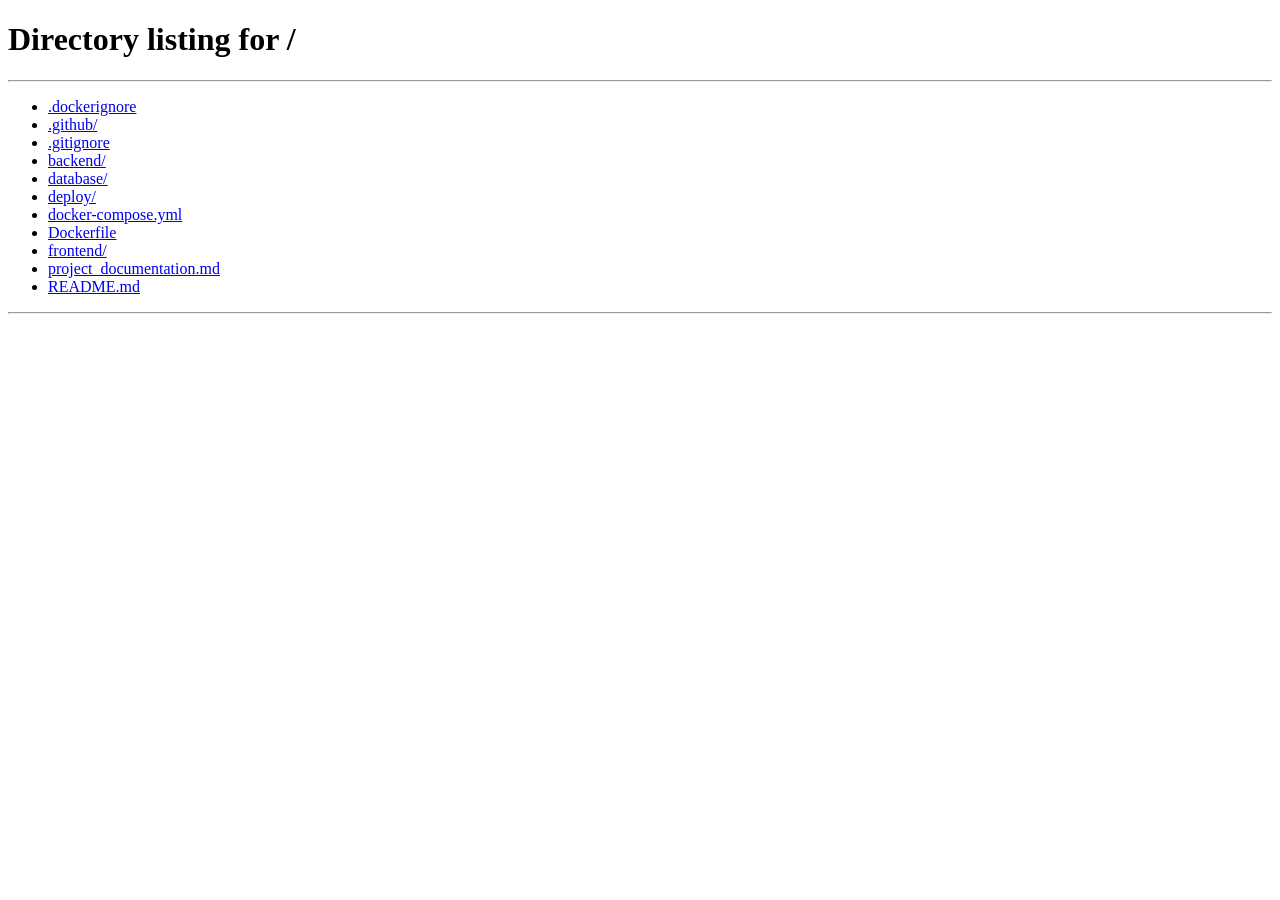
<file: frontend/room.html>
<!DOCTYPE html>
<html lang="en">
<head>
  <link rel="icon" type="image/svg+xml" href="/favicon.svg"/>
  <meta charset="UTF-8"/>
  <meta name="viewport" content="width=device-width, initial-scale=1.0"/>
  <title>Study Room | JUST Advisor</title>
  <link rel="stylesheet" href="styles.css"/>
  <link href="https://fonts.googleapis.com/css2?family=Inter:wght@400;500;600;700;800&display=swap" rel="stylesheet"/>
  <link rel="stylesheet" href="https://cdnjs.cloudflare.com/ajax/libs/font-awesome/6.4.0/css/all.min.css"/>
  <!-- Socket.IO client -->
  <script src="https://cdn.socket.io/4.7.5/socket.io.min.js"></script>
  <style>
    :root {
      --bg-dark: #070b13;
      --bg-panel: #0f1524;
      --bg-card: #172033;
      --primary: #6366f1;
      --primary-hover: #4f46e5;
      --success: #10b981;
      --danger: #ef4444;
      --warning: #f59e0b;
      --info: #3b82f6;
      --text-main: #f3f4f6;
      --text-muted: #9ca3af;
      --glow-active: rgba(16, 185, 129, 0.45);
    }
    
    /* Lobby/Green Room Styles */
    .lobby-container {
      position: absolute;
      inset: 0;
      background: var(--bg-dark);
      display: flex;
      align-items: center;
      justify-content: center;
      gap: 3rem;
      padding: 2rem;
      z-index: 999;
      font-family: 'Inter', sans-serif;
    }
    
    .lobby-preview {
      position: relative;
      width: 480px;
      height: 270px;
      background: #111827;
      border-radius: 1.25rem;
      overflow: hidden;
      box-shadow: 0 20px 40px rgba(0,0,0,0.5);
      border: 1px solid rgba(255,255,255,0.05);
      display: flex;
      align-items: center;
      justify-content: center;
    }
    
    .lobby-preview video {
      width: 100%;
      height: 100%;
      object-fit: cover;
      transform: scaleX(-1);
    }
    
    .lobby-preview .cam-off {
      display: flex;
      flex-direction: column;
      align-items: center;
      gap: 1rem;
      position: absolute;
      inset: 0;
      justify-content: center;
      background: #0f1524;
      z-index: 2;
    }
    
    .lobby-controls {
      position: absolute;
      bottom: 1rem;
      left: 50%;
      transform: translateX(-50%);
      display: flex;
      gap: 1rem;
      z-index: 10;
    }
    
    .lobby-btn {
      width: 44px;
      height: 44px;
      border-radius: 50%;
      border: none;
      background: rgba(15, 23, 42, 0.7);
      backdrop-filter: blur(8px);
      color: white;
      cursor: pointer;
      display: flex;
      align-items: center;
      justify-content: center;
      font-size: 1rem;
      transition: all 0.2s;
      border: 1px solid rgba(255, 255, 255, 0.1);
    }
    
    .lobby-btn:hover {
      background: rgba(30, 41, 59, 0.9);
      transform: scale(1.05);
    }
    
    .lobby-btn.disabled {
      background: var(--danger);
      border-color: var(--danger);
    }
    
    .lobby-info {
      width: 320px;
      display: flex;
      flex-direction: column;
      gap: 1rem;
    }
    
    .lobby-info h2 {
      font-size: 1.75rem;
      font-weight: 800;
      margin: 0;
      background: linear-gradient(to right, #ffffff, #cbd5e1);
      -webkit-background-clip: text;
      -webkit-text-fill-color: transparent;
    }
    
    .lobby-info p {
      color: var(--text-muted);
      margin: 0;
      font-size: 0.9rem;
    }
    
    .btn-join {
      background: linear-gradient(135deg, var(--primary), #8b5cf6);
      color: white;
      border: none;
      padding: 0.85rem 2rem;
      border-radius: 30px;
      font-weight: 700;
      font-size: 1rem;
      cursor: pointer;
      box-shadow: 0 10px 20px rgba(99, 102, 241, 0.3);
      transition: all 0.2s;
      display: inline-flex;
      align-items: center;
      justify-content: center;
      width: 100%;
    }
    
    .btn-join:hover {
      transform: translateY(-2px);
      box-shadow: 0 12px 24px rgba(99, 102, 241, 0.4);
    }
    
    /* Room Styles */
    .room-container {
      height: calc(100vh - 40px);
      display: flex;
      flex-direction: column;
      padding: 0.75rem;
      background: var(--bg-dark);
      border-radius: 1.5rem;
      margin: 0.5rem;
      color: var(--text-main);
      overflow: hidden;
      font-family: 'Inter', sans-serif;
      box-shadow: inset 0 0 20px rgba(0, 0, 0, 0.6);
    }
    
    .room-header {
      display: flex;
      justify-content: space-between;
      align-items: center;
      padding: 0.75rem 1.25rem;
      background: rgba(15, 21, 36, 0.6);
      backdrop-filter: blur(12px);
      border-radius: 1rem;
      border: 1px solid rgba(255, 255, 255, 0.05);
      margin-bottom: 0.75rem;
      flex-shrink: 0;
    }
    
    .room-title h1 {
      font-size: 1.2rem;
      font-weight: 700;
      margin: 0;
      background: linear-gradient(to right, #ffffff, #cbd5e1);
      -webkit-background-clip: text;
      -webkit-text-fill-color: transparent;
    }
    
    .room-meta {
      display: flex;
      gap: 1rem;
      align-items: center;
      margin-top: 0.25rem;
      font-size: 0.8rem;
      color: var(--text-muted);
    }
    
    .room-meta .tag {
      padding: 2px 8px;
      border-radius: 6px;
      font-weight: 600;
      text-transform: uppercase;
      font-size: 0.7rem;
    }
    
    .tag-blue { background: rgba(59, 130, 246, 0.15); color: #60a5fa; border: 1px solid rgba(59, 130, 246, 0.25); }
    .tag-purple { background: rgba(139, 92, 246, 0.15); color: #a78bfa; border: 1px solid rgba(139, 92, 246, 0.25); }
    
    .room-body {
      flex: 1;
      display: flex;
      overflow: hidden;
      gap: 0.75rem;
      margin-bottom: 0.75rem;
    }
    
    .video-area {
      flex: 1;
      display: flex;
      align-items: center;
      justify-content: center;
      position: relative;
      overflow: hidden;
      background: rgba(15, 21, 36, 0.3);
      border-radius: 1.25rem;
      border: 1px solid rgba(255, 255, 255, 0.03);
    }
    
    .video-grid {
      width: 100%;
      height: 100%;
      display: grid;
      gap: 0.75rem;
      padding: 0.5rem;
      align-content: center;
      justify-content: center;
      transition: all 0.3s ease-in-out;
    }
    
    .video-grid.presentation-mode {
      grid-template-columns: 4fr 1fr;
      grid-template-rows: repeat(auto-fill, minmax(120px, 1fr));
    }
    
    .video-card {
      background: var(--bg-card);
      border-radius: 1.25rem;
      position: relative;
      overflow: hidden;
      box-shadow: 0 12px 24px rgba(0, 0, 0, 0.4);
      display: flex;
      align-items: center;
      justify-content: center;
      border: 2px solid rgba(255, 255, 255, 0.05);
      transition: all 0.3s cubic-bezier(0.4, 0, 0.2, 1);
      aspect-ratio: 16/9;
      width: 100%;
      max-height: 100%;
    }
    
    .video-card.speaking {
      border-color: var(--success);
      box-shadow: 0 0 20px var(--glow-active);
    }
    
    .video-card video {
      width: 100%;
      height: 100%;
      object-fit: cover;
      display: block;
      transform: scaleX(-1);
    }
    
    .video-card.remote-video video {
      transform: scaleX(1);
    }
    
    /* Screen share cards MUST NOT be mirrored */
    .video-card.screen-card video,
    #screenShareCard video {
      transform: scaleX(1) !important;
    }
    
    .video-card .cam-off {
      display: flex;
      flex-direction: column;
      align-items: center;
      gap: 1rem;
      position: absolute;
      inset: 0;
      justify-content: center;
      background: #0f1524;
      z-index: 2;
      transition: opacity 0.3s ease;
    }
    
    .avatar-circle {
      width: 80px;
      height: 80px;
      border-radius: 50%;
      display: flex;
      align-items: center;
      justify-content: center;
      font-size: 2.2rem;
      font-weight: 800;
      color: white;
      box-shadow: 0 8px 16px rgba(0,0,0,0.3);
      user-select: none;
    }
    
    .participant-name {
      position: absolute;
      bottom: 0.75rem;
      left: 0.75rem;
      background: rgba(15, 21, 36, 0.7);
      backdrop-filter: blur(8px);
      padding: 4px 12px;
      border-radius: 30px;
      font-size: 0.75rem;
      font-weight: 600;
      border: 1px solid rgba(255,255,255,0.08);
      z-index: 5;
      display: flex;
      align-items: center;
      gap: 6px;
    }
    
    .status-badge {
      position: absolute;
      top: 0.75rem;
      right: 0.75rem;
      background: rgba(15, 21, 36, 0.7);
      backdrop-filter: blur(8px);
      width: 32px;
      height: 32px;
      border-radius: 50%;
      display: flex;
      align-items: center;
      justify-content: center;
      font-size: 0.85rem;
      border: 1px solid rgba(255,255,255,0.08);
      z-index: 5;
    }
    
    .status-badge.muted {
      background: rgba(239, 68, 68, 0.85);
      color: white;
      border-color: rgba(239, 68, 68, 0.9);
    }
    
    .status-badge.unmuted {
      color: var(--success);
    }
    
    /* Presentation overlay styles */
    .video-grid.presentation-mode .screen-card {
      grid-column: 1;
      grid-row: 1 / -1;
      aspect-ratio: auto;
      height: 100%;
    }
    
    .video-grid.presentation-mode .video-card:not(.screen-card) {
      grid-column: 2;
      aspect-ratio: 16/9;
      height: auto;
    }
    
    .room-controls {
      display: flex;
      justify-content: center;
      align-items: center;
      gap: 1rem;
      padding: 0.85rem 2rem;
      background: rgba(15, 21, 36, 0.75);
      backdrop-filter: blur(15px);
      border-radius: 5rem;
      width: fit-content;
      margin: 0 auto 0.5rem;
      border: 1px solid rgba(255, 255, 255, 0.08);
      flex-shrink: 0;
      box-shadow: 0 8px 32px rgba(0,0,0,0.4);
    }
    
    .control-btn {
      width: 50px;
      height: 50px;
      border-radius: 50%;
      border: none;
      background: #27354f;
      color: #cbd5e1;
      cursor: pointer;
      display: flex;
      align-items: center;
      justify-content: center;
      transition: all 0.2s cubic-bezier(0.4, 0, 0.2, 1);
      font-size: 1.15rem;
      position: relative;
      box-shadow: 0 4px 6px rgba(0,0,0,0.1);
    }
    
    .control-btn:hover {
      background: #3c4f75;
      color: white;
      transform: translateY(-2px);
    }
    
    .control-btn.active {
      background: var(--success);
      color: white;
      box-shadow: 0 0 15px rgba(16, 185, 129, 0.4);
    }
    
    .control-btn.active#screenBtn {
      background: var(--info);
      box-shadow: 0 0 15px rgba(59, 130, 246, 0.4);
    }
    
    .control-btn.active#chatBtn {
      background: var(--primary);
      box-shadow: 0 0 15px rgba(99, 102, 241, 0.4);
    }
    
    .control-btn.disabled {
      background: var(--danger);
      color: white;
      box-shadow: 0 0 15px rgba(239, 68, 68, 0.4);
    }
    
    .unread-badge {
      position: absolute;
      top: -4px;
      right: -4px;
      background: var(--danger);
      color: white;
      border-radius: 50%;
      width: 18px;
      height: 18px;
      font-size: 10px;
      font-weight: 700;
      display: flex;
      align-items: center;
      justify-content: center;
    }
    
    .btn-leave {
      background: var(--danger);
      color: white;
      padding: 0 1.5rem;
      height: 50px;
      border-radius: 30px;
      font-weight: 700;
      font-size: 0.9rem;
      display: flex;
      align-items: center;
      gap: 0.65rem;
      border: none;
      cursor: pointer;
      box-shadow: 0 4px 10px rgba(239, 68, 68, 0.3);
      transition: all 0.2s;
    }
    
    .btn-leave:hover {
      background: #dc2626;
      transform: translateY(-2px);
      box-shadow: 0 6px 14px rgba(239, 68, 68, 0.4);
    }
    
    .btn-terminate {
      background: rgba(239, 68, 68, 0.08);
      color: #f87171;
      border: 1.5px solid rgba(239, 68, 68, 0.25);
      padding: 0 1.5rem;
      height: 42px;
      border-radius: 30px;
      font-size: 0.8rem;
      font-weight: 700;
      cursor: pointer;
      transition: all 0.25s cubic-bezier(0.4, 0, 0.2, 1);
      display: inline-flex;
      align-items: center;
      gap: 0.5rem;
      letter-spacing: 0.2px;
    }
    
    .btn-terminate:hover {
      background: rgba(239, 68, 68, 0.18);
      color: #ef4444;
      border-color: rgba(239, 68, 68, 0.5);
      box-shadow: 0 0 16px rgba(239, 68, 68, 0.15);
      transform: translateY(-1px);
    }
    
    /* Chat Panel */
    .chat-panel {
      width: 340px;
      flex-shrink: 0;
      background: var(--bg-panel);
      border-radius: 1.25rem;
      display: none;
      flex-direction: column;
      overflow: hidden;
      border: 1px solid rgba(255, 255, 255, 0.05);
      box-shadow: -5px 0 25px rgba(0, 0, 0, 0.25);
    }
    
    .chat-panel.open {
      display: flex;
    }
    
    .chat-header {
      padding: 1rem 1.25rem;
      border-bottom: 1px solid rgba(255, 255, 255, 0.06);
      display: flex;
      justify-content: space-between;
      align-items: center;
      font-weight: 700;
      color: var(--text-main);
      font-size: 0.95rem;
    }
    
    .chat-messages {
      flex: 1;
      overflow-y: auto;
      padding: 1rem;
      display: flex;
      flex-direction: column;
      gap: 0.75rem;
    }
    
    .chat-messages::-webkit-scrollbar { width: 4px; }
    .chat-messages::-webkit-scrollbar-thumb { background: #1f2937; border-radius: 4px; }
    
    .chat-msg {
      padding: 0.65rem 0.85rem;
      border-radius: 1rem;
      max-width: 85%;
      word-break: break-word;
      font-size: 0.825rem;
      line-height: 1.4;
      position: relative;
    }
    
    .chat-msg.mine {
      background: var(--primary);
      color: white;
      align-self: flex-end;
      border-bottom-right-radius: 4px;
    }
    
    .chat-msg.theirs {
      background: #27272a;
      color: var(--text-main);
      align-self: flex-start;
      border-bottom-left-radius: 4px;
    }
    
    .chat-msg .msg-sender {
      font-weight: 700;
      font-size: 0.7rem;
      margin-bottom: 3px;
      color: rgba(255, 255, 255, 0.8);
    }
    
    .chat-msg.theirs .msg-sender {
      color: #a78bfa;
    }
    
    .chat-msg .msg-time {
      font-size: 0.625rem;
      opacity: 0.6;
      margin-top: 4px;
      text-align: right;
    }
    
    .chat-input-area {
      padding: 1rem;
      border-top: 1px solid rgba(255, 255, 255, 0.06);
      display: flex;
      gap: 0.65rem;
      background: rgba(15, 21, 36, 0.5);
    }
    
    .chat-input-area input {
      flex: 1;
      background: #172033;
      border: 1px solid rgba(255, 255, 255, 0.08);
      border-radius: 30px;
      padding: 0.55rem 1rem;
      color: white;
      font-size: 0.85rem;
      outline: none;
      transition: border-color 0.2s;
    }
    
    .chat-input-area input:focus {
      border-color: var(--primary);
    }
    
    .chat-send-btn {
      width: 38px;
      height: 38px;
      border-radius: 50%;
      background: var(--primary);
      border: none;
      color: white;
      cursor: pointer;
      display: flex;
      align-items: center;
      justify-content: center;
      transition: background 0.2s;
    }
    
    .chat-send-btn:hover {
      background: var(--primary-hover);
    }

    /* Toast Notification */
    .meeting-toast {
      position: fixed;
      bottom: 2rem;
      left: 2rem;
      background: rgba(15, 21, 36, 0.9);
      backdrop-filter: blur(8px);
      border: 1px solid rgba(255, 255, 255, 0.1);
      color: white;
      padding: 0.75rem 1.5rem;
      border-radius: 12px;
      font-size: 0.85rem;
      font-weight: 500;
      box-shadow: 0 10px 25px rgba(0,0,0,0.5);
      transform: translateY(100px);
      opacity: 0;
      transition: all 0.3s cubic-bezier(0.4, 0, 0.2, 1);
      z-index: 1000;
    }
    .meeting-toast.show {
      transform: translateY(0);
      opacity: 1;
    }
  </style>
</head>
<body>
<div class="page-with-sidebar">
  <aside class="sidebar"></aside>
  <div class="main-content">
    <div class="top-bar"></div>
    
    <!-- Lobby / Join Preview Container -->
    <div class="lobby-container" id="lobbyContainer">
      <div class="lobby-preview">
        <video id="lobbyVideo" autoplay playsinline muted></video>
        <div id="lobbyPlaceholder" class="cam-off" style="display:none">
          <div class="avatar-circle" id="lobbyAvatar">S</div>
          <span style="font-size:0.85rem;color:var(--text-muted)">Camera is off</span>
        </div>
        <div class="lobby-controls">
          <button class="lobby-btn" id="lobbyMicBtn" onclick="toggleLobbyMic()"><i class="fas fa-microphone"></i></button>
          <button class="lobby-btn" id="lobbyCamBtn" onclick="toggleLobbyCam()"><i class="fas fa-video"></i></button>
        </div>
      </div>
      <div class="lobby-info">
        <h2 id="lobbyRoomName">Loading Room…</h2>
        <p id="lobbyRoomMeta">Join your study session</p>
        <button class="btn-join" onclick="joinMeeting()">Join Now</button>
      </div>
    </div>

    <!-- Room Container (starts hidden) -->
    <div class="content-area room-container" id="roomContainer" style="display:none">

      <!-- Header -->
      <div class="room-header">
        <div class="room-title">
          <h1 id="roomName">Loading Room…</h1>
          <div class="room-meta">
            <span id="roomTypeTag" class="tag">TYPE</span>
            <span><i class="fas fa-users"></i> <span id="memberCount">1</span> Members</span>
          </div>
        </div>
        <div style="display:flex;gap:0.75rem;align-items:center;">
          <button id="terminateBtn" class="btn-terminate" style="display:none" onclick="terminateRoom()">
            <i class="fas fa-power-off"></i> End Session
          </button>
          <button class="btn-leave" onclick="leaveRoom()">
            <i class="fas fa-phone-slash"></i> Leave Room
          </button>
        </div>
      </div>

      <!-- Body: video + chat -->
      <div class="room-body">
        <div class="video-area">
          <div class="video-grid" id="videoGrid">
            <!-- Local tile -->
            <div class="video-card" id="localCard">
              <div class="status-badge muted" id="localMicBadge">
                <i class="fas fa-microphone-slash"></i>
              </div>
              <video id="localVideo" autoplay playsinline muted style="display:none;"></video>
              <div id="localPlaceholder" class="cam-off">
                <div class="avatar-circle" id="avatarInitial">A</div>
                <span style="font-size:0.85rem;color:var(--text-muted)" id="localName">You</span>
              </div>
              <span class="participant-name" id="localDisplayName">You</span>
            </div>
            
            <!-- Screen-share tile (hidden until active) -->
            <div class="video-card screen-card" id="screenShareCard" style="display:none">
              <div class="status-badge">Screen Share</div>
              <video id="localScreen" autoplay playsinline style="width:100%;height:100%;object-fit:contain;"></video>
            </div>
          </div>
        </div>

        <!-- Chat panel -->
        <div class="chat-panel" id="chatPanel">
          <div class="chat-header">
            <span><i class="fas fa-comments" style="margin-right:6px"></i>Room Chat</span>
            <button onclick="toggleChat()" style="background:none;border:none;color:#94a3b8;cursor:pointer;font-size:1rem;">
              <i class="fas fa-times"></i>
            </button>
          </div>
          <div class="chat-messages" id="chatMessages"></div>
          <div class="chat-input-area">
            <input type="text" id="chatInput" placeholder="Type a message…" onkeydown="handleChatKey(event)"/>
            <button class="chat-send-btn" onclick="sendChatMessage()"><i class="fas fa-paper-plane"></i></button>
          </div>
        </div>
      </div>

      <!-- Controls -->
      <div class="room-controls">
        <button class="control-btn disabled" id="micBtn" title="Toggle Mic" onclick="toggleMic()">
          <i class="fas fa-microphone-slash"></i>
        </button>
        <button class="control-btn disabled" id="camBtn" title="Toggle Camera" onclick="toggleCam()">
          <i class="fas fa-video-slash"></i>
        </button>
        <button class="control-btn" id="screenBtn" title="Share Screen" onclick="toggleScreen()">
          <i class="fas fa-desktop"></i>
        </button>
        <button class="control-btn" id="chatBtn" title="Toggle Chat" onclick="toggleChat()">
          <i class="fas fa-comments"></i>
          <span class="unread-badge" id="unreadBadge" style="display:none">0</span>
        </button>
      </div>

    </div>
    <footer class="site-footer"></footer>
  </div>
</div>

<script src="sidebar.js?v=8"></script>
<script>
// ─── XSS helper ──────────────────────────────────────────────────────────────
function escapeHtml(str) {
  const d = document.createElement('div');
  d.textContent = String(str ?? '');
  return d.innerHTML;
}

// Toast System
function showToast(message) {
  const toast = document.createElement('div');
  toast.className = 'meeting-toast';
  toast.textContent = message;
  document.body.appendChild(toast);
  setTimeout(() => {
    toast.classList.add('show');
  }, 100);
  setTimeout(() => {
    toast.classList.remove('show');
    setTimeout(() => toast.remove(), 300);
  }, 3000);
}

// ─── Room params ──────────────────────────────────────────────────────────────
const params     = new URLSearchParams(window.location.search);
const roomId     = parseInt(params.get('id'));
const roomType   = params.get('type');
const roomKey    = `${roomType}:${roomId}`;
const studentId  = localStorage.getItem('student_id') || '';

// ─── State ────────────────────────────────────────────────────────────────────
let myName        = 'Student';
let isCreator     = false;
let localStream   = null;
let screenStream  = null;
let unreadCount   = 0;
let chatOpen      = false;

let lobbyMicEnabled = true;
let lobbyCamEnabled = true;

let iceConfig = {
  iceServers: [
    { urls: 'stun:stun.l.google.com:19302' },
    { urls: 'stun:stun1.l.google.com:19302' },
  ]
};

// Volume monitor for local
let audioContext = null, analyser = null, microphone = null, animId = null;

// Peer connections: remoteSid (socket ID) → { pc: RTCPeerConnection, name: string, userId: string, makingOffer: boolean, ignoreOffer: boolean, candidatesQueue: [], cameraStreamId: string, screenStreamId: string }
const peers = {};

// ─── Socket.IO ────────────────────────────────────────────────────────────────
const socket = io(window.location.origin, { transports: ['websocket', 'polling'] });
let socketReady = false;

function emitJoinRoom() {
  if (!roomKey || roomKey.includes('null') || roomKey.includes('undefined')) return;
  socket.emit('join_room', {
    room_id: roomId,
    room_type: roomType,
    user_id: studentId,
    name: myName,
  });
}

socket.on('connect', () => {
  if (socketReady) emitJoinRoom();
});

// استقبال قائمة المستخدمين المتواجدين حالياً قبل دخولنا
socket.on('existing-users', async ({ users }) => {
  for (const user of users) {
    if (user.sid !== socket.id) {
      addRemoteTile(user.sid, user.name, user.user_id);
      createPeerConnection(user.sid, user.name, user.user_id);
    }
  }
  broadcastMediaState();
});

// شخص جديد دخل الغرفة
socket.on('user-joined', ({ user_id, name, sid }) => {
  if (sid === socket.id) return;
  playChime('join');
  showToast(`${name} joined the room`);
  addRemoteTile(sid, name, user_id);
  createPeerConnection(sid, name, user_id);
  updateMemberCount();
  broadcastMediaState();
});

// شخص غادر الغرفة
socket.on('user-left', ({ sid, name }) => {
  if (sid) {
    playChime('leave');
    if (name) showToast(`${name} left the room`);
    removePeer(sid);
    updateMemberCount();
  }
});

socket.on('member-count', ({ count }) => {
  document.getElementById('memberCount').textContent = count;
});

// استقبال الـ WebRTC Offer
socket.on('offer', async ({ from, sdp }) => {
  await handleOffer(from, sdp);
});

// استقبال الـ WebRTC Answer
socket.on('answer', async ({ from, sdp }) => {
  try {
    const entry = peers[from];
    if (entry && entry.pc) {
      await entry.pc.setRemoteDescription(new RTCSessionDescription(sdp));
      
      // Process queued candidates
      if (entry.candidatesQueue && entry.candidatesQueue.length > 0) {
        for (const cand of entry.candidatesQueue) {
          try {
            await entry.pc.addIceCandidate(new RTCIceCandidate(cand));
          } catch (e) {
            console.error("Queued candidate error:", e);
          }
        }
        entry.candidatesQueue = [];
      }
    }
  } catch (err) {
    console.error('Error handling answer:', err);
  }
});

// استقبال الـ ICE Candidates
socket.on('ice-candidate', async ({ from, candidate }) => {
  try {
    const entry = peers[from];
    if (entry && candidate) {
      if (entry.pc.remoteDescription && entry.pc.remoteDescription.type) {
        await entry.pc.addIceCandidate(new RTCIceCandidate(candidate));
      } else {
        entry.candidatesQueue.push(candidate);
      }
    }
  } catch (_) {}
});

// استقبال الرسائل
socket.on('receive-message', ({ userId, user_id, name, message, timestamp }) => {
  const uid = userId || user_id;
  appendChatMessage(uid === studentId ? 'mine' : 'theirs', name, message, timestamp);
  if (!chatOpen) {
    unreadCount++;
    const badge = document.getElementById('unreadBadge');
    badge.textContent = unreadCount;
    badge.style.display = 'flex';
  }
});

// استقبال تحديث حالة الوسائط للآخرين
socket.on('user-media-toggled', ({ sid, mic, cam }) => {
  const ph = document.getElementById(`ph-${sid}`);
  const video = document.getElementById(`rv-${sid}`);
  const micBadge = document.getElementById(`mic-badge-${sid}`);
  
  if (video) {
    if (cam) {
      video.style.display = 'block';
      if (ph) ph.style.display = 'none';
    } else {
      video.style.display = 'none';
      if (ph) ph.style.display = 'flex';
    }
  }
  
  if (micBadge) {
    if (mic) {
      micBadge.className = 'status-badge unmuted';
      micBadge.innerHTML = '<i class="fas fa-microphone"></i>';
    } else {
      micBadge.className = 'status-badge muted';
      micBadge.innerHTML = '<i class="fas fa-microphone-slash"></i>';
    }
  }
});

// ─── WebRTC Engine with Perfect Negotiation & Collison Rollback ──────────────
function createPeerConnection(remoteSid, remoteName, remoteUserId) {
  const pc = new RTCPeerConnection(iceConfig);

  const entry = {
    pc,
    name: remoteName,
    userId: remoteUserId || remoteSid,
    makingOffer: false,
    ignoreOffer: false,
    candidatesQueue: [],
    cameraStreamId: null,
    screenStreamId: null
  };
  peers[remoteSid] = entry;

  // إرسال البث المحلي للطرف الآخر فوراً
  let addedVideo = false;
  let addedAudio = false;

  if (localStream) {
    localStream.getTracks().forEach(t => {
      pc.addTrack(t, localStream);
      if (t.kind === 'video') addedVideo = true;
      if (t.kind === 'audio') addedAudio = true;
    });
  }
  if (screenStream) {
    screenStream.getTracks().forEach(t => pc.addTrack(t, screenStream));
  }

  // W3C Transceivers: Force negotiation trigger even if local tracks are empty
  if (pc.addTransceiver) {
    if (!addedVideo) {
      pc.addTransceiver('video', { direction: 'recvonly' });
    }
    if (!addedAudio) {
      pc.addTransceiver('audio', { direction: 'recvonly' });
    }
  }

  // W3C Perfect Negotiation offer trigger
  pc.onnegotiationneeded = async () => {
    try {
      entry.makingOffer = true;
      await pc.setLocalDescription();
      socket.emit('offer', { target: remoteSid, sdp: pc.localDescription });
    } catch (err) {
      console.error('onnegotiationneeded error:', err);
    } finally {
      entry.makingOffer = false;
    }
  };

  // تبادل ICE Candidates
  pc.onicecandidate = (e) => {
    if (e.candidate) {
      socket.emit('ice_candidate', { target: remoteSid, candidate: e.candidate });
    }
  };

  // استقبال البث المباشر (صوت/صورة) من الطرف الآخر
  pc.ontrack = (e) => {
    const stream = e.streams[0];
    const track = e.track;

    if (track.kind === 'video') {
      if (!entry.cameraStreamId) {
        entry.cameraStreamId = stream.id;
        attachRemoteStream(remoteSid, stream);
      } else if (stream.id !== entry.cameraStreamId) {
        entry.screenStreamId = stream.id;
        addRemoteScreenTile(remoteSid, entry.name, stream);
        track.onmute = track.onended = () => {
          removeRemoteScreenTile(remoteSid);
        };
      } else {
        attachRemoteStream(remoteSid, stream);
      }
    } else if (track.kind === 'audio') {
      startRemoteVolumeMonitor(remoteSid, stream);
    }
  };

  pc.onconnectionstatechange = () => {
    if (['disconnected', 'failed', 'closed'].includes(pc.connectionState)) {
      removePeer(remoteSid);
    }
  };

  return pc;
}

async function handleOffer(fromSid, sdp) {
  try {
    let entry = peers[fromSid];
    if (!entry) {
      addRemoteTile(fromSid, 'Student', fromSid);
      createPeerConnection(fromSid, 'Student', fromSid);
      entry = peers[fromSid];
    }

    const pc = entry.pc;
    const polite = socket.id < fromSid;
    const offerCollision = (sdp.type === 'offer') && (entry.makingOffer || pc.signalingState !== 'stable');

    entry.ignoreOffer = !polite && offerCollision;
    if (entry.ignoreOffer) {
      console.log('Collision: ignoring offer from impolite peer');
      return;
    }

    // Rollback local offer on collision
    if (offerCollision) {
      await Promise.all([
        pc.setLocalDescription({ type: 'rollback' }),
        pc.setRemoteDescription(new RTCSessionDescription(sdp))
      ]);
    } else {
      await pc.setRemoteDescription(new RTCSessionDescription(sdp));
    }

    // Process queued candidates
    if (entry.candidatesQueue && entry.candidatesQueue.length > 0) {
      for (const cand of entry.candidatesQueue) {
        try {
          await pc.addIceCandidate(new RTCIceCandidate(cand));
        } catch (e) {
          console.error("Queued candidate error:", e);
        }
      }
      entry.candidatesQueue = [];
    }

    if (sdp.type === 'offer') {
      await pc.setLocalDescription();
      socket.emit('answer', { target: fromSid, sdp: pc.localDescription });
    }
  } catch (err) {
    console.error('Error handling offer:', err);
  }
}

function addRemoteTile(sid, name, userId) {
  if (document.getElementById(`tile-${sid}`)) return;

  const card = document.createElement('div');
  card.className = 'video-card remote-video';
  card.id = `tile-${sid}`;
  const safeName = escapeHtml(name);
  
  // Create deterministic gradient color based on name hash
  let hash = 0;
  for (let i = 0; i < name.length; i++) {
    hash = name.charCodeAt(i) + ((hash << 5) - hash);
  }
  const gradients = [
    'linear-gradient(135deg, #4f46e5, #06b6d4)',
    'linear-gradient(135deg, #ec4899, #8b5cf6)',
    'linear-gradient(135deg, #f59e0b, #e11d48)',
    'linear-gradient(135deg, #10b981, #3b82f6)'
  ];
  const bg = gradients[Math.abs(hash) % gradients.length];
  const initial = (name || 'S').charAt(0).toUpperCase();

  card.innerHTML = `
    <!-- Top-right status badge (mic status, initially muted/off) -->
    <div class="status-badge muted" id="mic-badge-${sid}">
      <i class="fas fa-microphone-slash"></i>
    </div>
    
    <!-- Camera-off placeholder -->
    <div class="cam-off" id="ph-${sid}">
      <div class="avatar-circle" style="background: ${bg}">${initial}</div>
      <span style="font-size:0.85rem;color:var(--text-muted)">${safeName}</span>
    </div>
    
    <!-- Video Element -->
    <video id="rv-${sid}" autoplay playsinline style="display:none;width:100%;height:100%;object-fit:cover;"></video>
    
    <!-- Bottom-left name overlay -->
    <span class="participant-name">
      <i class="fas fa-user-circle"></i>
      ${safeName}
    </span>
  `;
  document.getElementById('videoGrid').appendChild(card);
  rearrangeGrid();
}

function attachRemoteStream(sid, stream) {
  const video = document.getElementById(`rv-${sid}`);
  const ph = document.getElementById(`ph-${sid}`);
  if (video) {
    video.srcObject = stream;
    video.style.display = 'block';
    if (ph) ph.style.display = 'none';
  } else {
    setTimeout(() => attachRemoteStream(sid, stream), 200);
  }
}

function addRemoteScreenTile(sid, name, stream) {
  removeRemoteScreenTile(sid); // Clean old screen if any

  const grid = document.getElementById('videoGrid');
  const card = document.createElement('div');
  card.className = 'video-card screen-card';
  card.id = `screen-tile-${sid}`;
  card.innerHTML = `
    <div class="status-badge">Screen Share: ${escapeHtml(name)}</div>
    <video id="rv-screen-${sid}" autoplay playsinline style="width:100%;height:100%;object-fit:contain;"></video>
  `;
  grid.appendChild(card);
  grid.classList.add('presentation-mode');
  
  const video = card.querySelector('video');
  video.srcObject = stream;
  
  rearrangeGrid();
}

function removeRemoteScreenTile(sid) {
  const tile = document.getElementById('screen-tile-' + sid);
  if (tile) {
    tile.remove();
  }
  const grid = document.getElementById('videoGrid');
  if (!grid.querySelector('.screen-card') && !screenStream) {
    grid.classList.remove('presentation-mode');
  }
  rearrangeGrid();
}

function removePeer(sid) {
  const entry = peers[sid];
  if (entry) {
    entry.pc.close();
    delete peers[sid];
  }
  const tile = document.getElementById(`tile-${sid}`);
  if (tile) tile.remove();
  removeRemoteScreenTile(sid);
  rearrangeGrid();
}

function updateMemberCount() {
  const count = 1 + Object.keys(peers).length;
  document.getElementById('memberCount').textContent = count;
}

// ─── Sound Chime Synthesis (Web Audio API) ───────────────────────────────────
function playChime(type) {
  try {
    const ctx = new (window.AudioContext || window.webkitAudioContext)();
    const osc = ctx.createOscillator();
    const gain = ctx.createGain();
    
    osc.connect(gain);
    gain.connect(ctx.destination);
    osc.type = 'sine';
    
    if (type === 'join') {
      osc.frequency.setValueAtTime(440, ctx.currentTime); // A4
      osc.frequency.setValueAtTime(554, ctx.currentTime + 0.12); // C#5
      gain.gain.setValueAtTime(0, ctx.currentTime);
      gain.gain.linearRampToValueAtTime(0.12, ctx.currentTime + 0.04);
      gain.gain.exponentialRampToValueAtTime(0.001, ctx.currentTime + 0.35);
      osc.start();
      osc.stop(ctx.currentTime + 0.35);
    } else if (type === 'leave') {
      osc.frequency.setValueAtTime(554, ctx.currentTime); // C#5
      osc.frequency.setValueAtTime(370, ctx.currentTime + 0.12); // F#4
      gain.gain.setValueAtTime(0, ctx.currentTime);
      gain.gain.linearRampToValueAtTime(0.12, ctx.currentTime + 0.04);
      gain.gain.exponentialRampToValueAtTime(0.001, ctx.currentTime + 0.35);
      osc.start();
      osc.stop(ctx.currentTime + 0.35);
    }
  } catch (e) {
    console.warn("Chime block:", e);
  }
}

// ─── Dynamic Layout Grid Rearrangement ───────────────────────────────────────
function rearrangeGrid() {
  const grid = document.getElementById('videoGrid');
  const tiles = Array.from(grid.querySelectorAll('.video-card'));
  const count = tiles.length;
  
  if (grid.classList.contains('presentation-mode')) {
    grid.style.display = 'grid';
    return;
  }
  
  grid.style.display = 'grid';
  
  if (count === 1) {
    grid.style.gridTemplateColumns = '1fr';
    grid.style.gridTemplateRows = '1fr';
  } else if (count === 2) {
    if (window.innerWidth > window.innerHeight) {
      grid.style.gridTemplateColumns = '1.2fr 1.2fr';
      grid.style.gridTemplateRows = '1fr';
    } else {
      grid.style.gridTemplateColumns = '1fr';
      grid.style.gridTemplateRows = '1fr 1fr';
    }
  } else if (count <= 4) {
    grid.style.gridTemplateColumns = '1fr 1fr';
    grid.style.gridTemplateRows = '1fr 1fr';
  } else if (count <= 6) {
    grid.style.gridTemplateColumns = '1fr 1fr 1fr';
    grid.style.gridTemplateRows = '1fr 1fr';
  } else {
    grid.style.gridTemplateColumns = '1fr 1fr 1fr';
    grid.style.gridTemplateRows = '1fr 1fr 1fr';
  }
}

window.addEventListener('resize', rearrangeGrid);

// ─── Volume and Speaking Indicators ──────────────────────────────────────────
function startVolumeMonitor() {
  if (!localStream || localStream.getAudioTracks().length === 0) return;
  const audioTrack = localStream.getAudioTracks()[0];
  if (!audioTrack.enabled) return;
  
  try {
    if (!audioContext) {
      audioContext = new (window.AudioContext || window.webkitAudioContext)();
      analyser     = audioContext.createAnalyser();
      microphone   = audioContext.createMediaStreamSource(localStream);
      microphone.connect(analyser);
      analyser.fftSize = 256;
    }
    const data   = new Uint8Array(analyser.frequencyBinCount);
    const micBtn = document.getElementById('micBtn');
    const localCard = document.getElementById('localCard');
    
    function check() {
      if (!analyser || !audioTrack.enabled) {
        micBtn.classList.remove('speaking');
        if (localCard) localCard.classList.remove('speaking');
        return;
      }
      analyser.getByteFrequencyData(data);
      const avg = data.reduce((a, b) => a + b, 0) / data.length;
      const isMicActive = micBtn.classList.contains('active');
      
      if (avg > 22 && isMicActive) {
        micBtn.classList.add('speaking');
        if (localCard) localCard.classList.add('speaking');
      } else {
        micBtn.classList.remove('speaking');
        if (localCard) localCard.classList.remove('speaking');
      }
      animId = requestAnimationFrame(check);
    }
    check();
  } catch (err) {
    console.warn("Volume monitor err:", err);
  }
}

// Clean stop monitor
function stopVolumeMonitor() {
  if (animId) { cancelAnimationFrame(animId); animId = null; }
  document.getElementById('micBtn').classList.remove('speaking');
  const localCard = document.getElementById('localCard');
  if (localCard) localCard.classList.remove('speaking');
}

function startRemoteVolumeMonitor(sid, audioTrack) {
  try {
    const remoteStream = new MediaStream([audioTrack]);
    const rCtx = new (window.AudioContext || window.webkitAudioContext)();
    const rAnalyser = rCtx.createAnalyser();
    const rSource = rCtx.createMediaStreamSource(remoteStream);
    rSource.connect(rAnalyser);
    rAnalyser.fftSize = 256;
    
    const data = new Uint8Array(rAnalyser.frequencyBinCount);
    
    function check() {
      const entry = peers[sid];
      const card = document.getElementById(`tile-${sid}`);
      if (!entry || !card) {
        rCtx.close();
        return;
      }
      
      const micBadge = document.getElementById(`mic-badge-${sid}`);
      const isMuted = micBadge && micBadge.classList.contains('muted');
      
      rAnalyser.getByteFrequencyData(data);
      const avg = data.reduce((a, b) => a + b, 0) / data.length;
      
      if (avg > 22 && !isMuted) {
        card.classList.add('speaking');
      } else {
        card.classList.remove('speaking');
      }
      requestAnimationFrame(check);
    }
    check();
  } catch (e) {
    console.warn("Remote volume monitor warning:", e);
  }
}

// ─── Broadcast Local Media State ─────────────────────────────────────────────
function broadcastMediaState() {
  if (!socket.connected) return;
  const micActive = document.getElementById('micBtn').classList.contains('active');
  const camActive = document.getElementById('camBtn').classList.contains('active');
  socket.emit('toggle_media', {
    room_id: roomId,
    room_type: roomType,
    mic: micActive,
    cam: camActive
  });
}

// ─── Page Init ────────────────────────────────────────────────────────────────
async function loadIceServers() {
  try {
    const res = await fetch('/api/ice-servers');
    if (res.ok) {
      const data = await res.json();
      if (data.iceServers?.length) {
        iceConfig = { iceServers: data.iceServers };
      }
    }
  } catch (_) {}
}

// ─── Lobby / Green Room Setup ────────────────────────────────────────────────
async function initLobbyMedia() {
  try {
    localStream = await navigator.mediaDevices.getUserMedia({ video: true, audio: true });
    
    // Display preview
    const video = document.getElementById('lobbyVideo');
    video.srcObject = localStream;
    document.getElementById('lobbyPlaceholder').style.display = 'none';
  } catch (err) {
    console.warn("Could not get both video/audio in lobby, trying audio only.", err);
    try {
      localStream = await navigator.mediaDevices.getUserMedia({ audio: true });
      lobbyCamEnabled = false;
      document.getElementById('lobbyCamBtn').classList.add('disabled');
      document.getElementById('lobbyCamBtn').innerHTML = '<i class="fas fa-video-slash"></i>';
      document.getElementById('lobbyPlaceholder').style.display = 'flex';
    } catch (audioErr) {
      console.error("No media permission granted.", audioErr);
      localStream = new MediaStream();
      lobbyCamEnabled = false;
      lobbyMicEnabled = false;
      document.getElementById('lobbyCamBtn').classList.add('disabled');
      document.getElementById('lobbyCamBtn').innerHTML = '<i class="fas fa-video-slash"></i>';
      document.getElementById('lobbyMicBtn').classList.add('disabled');
      document.getElementById('lobbyMicBtn').innerHTML = '<i class="fas fa-microphone-slash"></i>';
      document.getElementById('lobbyPlaceholder').style.display = 'flex';
    }
  }
}

function toggleLobbyMic() {
  const btn = document.getElementById('lobbyMicBtn');
  lobbyMicEnabled = !lobbyMicEnabled;
  if (localStream && localStream.getAudioTracks().length > 0) {
    localStream.getAudioTracks()[0].enabled = lobbyMicEnabled;
  }
  btn.classList.toggle('disabled', !lobbyMicEnabled);
  btn.innerHTML = lobbyMicEnabled ? '<i class="fas fa-microphone"></i>' : '<i class="fas fa-microphone-slash"></i>';
}

function toggleLobbyCam() {
  const btn = document.getElementById('lobbyCamBtn');
  const video = document.getElementById('lobbyVideo');
  const ph = document.getElementById('lobbyPlaceholder');
  
  lobbyCamEnabled = !lobbyCamEnabled;
  if (localStream && localStream.getVideoTracks().length > 0) {
    localStream.getVideoTracks()[0].enabled = lobbyCamEnabled;
  }
  
  btn.classList.toggle('disabled', !lobbyCamEnabled);
  btn.innerHTML = lobbyCamEnabled ? '<i class="fas fa-video"></i>' : '<i class="fas fa-video-slash"></i>';
  
  if (lobbyCamEnabled) {
    video.style.display = 'block';
    ph.style.display = 'none';
  } else {
    video.style.display = 'none';
    ph.style.display = 'flex';
  }
}

async function joinMeeting() {
  // Hide lobby preview, show real meeting
  document.getElementById('lobbyContainer').style.display = 'none';
  document.getElementById('roomContainer').style.display = 'flex';
  
  // Set up real control buttons to match lobby selections
  const micBtn = document.getElementById('micBtn');
  const camBtn = document.getElementById('camBtn');
  const localMicBadge = document.getElementById('localMicBadge');
  const video = document.getElementById('localVideo');
  const ph = document.getElementById('localPlaceholder');
  
  // Sync microphone
  if (lobbyMicEnabled && localStream.getAudioTracks().length > 0) {
    micBtn.classList.remove('disabled');
    micBtn.classList.add('active');
    micBtn.querySelector('i').className = 'fas fa-microphone';
    localMicBadge.className = 'status-badge unmuted';
    localMicBadge.innerHTML = '<i class="fas fa-microphone"></i>';
    startVolumeMonitor();
  } else {
    micBtn.classList.add('disabled');
    micBtn.classList.remove('active');
    micBtn.querySelector('i').className = 'fas fa-microphone-slash';
    localMicBadge.className = 'status-badge muted';
    localMicBadge.innerHTML = '<i class="fas fa-microphone-slash"></i>';
    if (localStream.getAudioTracks().length > 0) {
      localStream.getAudioTracks()[0].enabled = false;
    }
  }
  
  // Sync camera
  if (lobbyCamEnabled && localStream.getVideoTracks().length > 0) {
    camBtn.classList.remove('disabled');
    camBtn.classList.add('active');
    camBtn.querySelector('i').className = 'fas fa-video';
    video.srcObject = localStream;
    video.style.display = 'block';
    ph.style.display = 'none';
  } else {
    camBtn.classList.add('disabled');
    camBtn.classList.remove('active');
    camBtn.querySelector('i').className = 'fas fa-video-slash';
    video.style.display = 'none';
    ph.style.display = 'flex';
    if (localStream.getVideoTracks().length > 0) {
      localStream.getVideoTracks()[0].enabled = false;
    }
  }
  
  // Connect and Join signaling room
  socketReady = true;
  if (socket.connected) emitJoinRoom();
  broadcastMediaState();
  rearrangeGrid();
  
  // Start local audio synthesis play context (requires user gesture)
  playChime('join');
}

document.addEventListener('DOMContentLoaded', async () => {
  if (!roomId || !roomType) { window.location.href = '/study-rooms'; return; }

  await loadIceServers();

  // جلب معلومات الغرفة وتحديث العناوين بالصفحة
  try {
    const rRes = await fetch(`/rooms/${roomType}/${roomId}`);
    const room = await rRes.json();
    document.getElementById('roomName').textContent = room.name;
    document.getElementById('lobbyRoomName').textContent = room.name;
    const tag = document.getElementById('roomTypeTag');
    tag.textContent = room.type.toUpperCase();
    tag.className = `tag ${room.type === 'Official' ? 'tag-blue' : 'tag-purple'}`;
    document.getElementById('lobbyRoomMeta').textContent = `${room.type.toUpperCase()} STUDY ROOM`;

    isCreator = (room.creator_id === studentId);
    if (isCreator) document.getElementById('terminateBtn').style.display = 'inline-flex';
  } catch (_) {}

  // جلب اسم الطالب الحالي من قاعدة البيانات لتقديمه للآخرين بالغرفة
  try {
    const sRes = await fetch(`/student/${studentId}`);
    const s = await sRes.json();
    if (s && s.first_name) {
      myName = `${s.first_name} ${s.last_name}`;
      document.getElementById('localName').textContent = myName;
      document.getElementById('localDisplayName').textContent = myName;
      document.getElementById('avatarInitial').textContent = s.first_name.charAt(0).toUpperCase();
      document.getElementById('lobbyAvatar').textContent = s.first_name.charAt(0).toUpperCase();
    }
  } catch (_) {}

  // Initialize lobby preview first
  await initLobbyMedia();
});

// ─── Media controls ───────────────────────────────────────────────────────────
async function ensureLocalStream(needVideo = false, needAudio = false) {
  if (!localStream) {
    localStream = new MediaStream();
  }
  
  if (needVideo && localStream.getVideoTracks().length === 0) {
    try {
      const vs = await navigator.mediaDevices.getUserMedia({ video: true });
      vs.getVideoTracks().forEach(t => {
        localStream.addTrack(t);
        // Add track to existing peer connections
        for (const { pc } of Object.values(peers)) {
          pc.addTrack(t, localStream);
        }
      });
    } catch (e) {
      console.error("Could not obtain video track:", e);
      throw e;
    }
  }

  if (needAudio && localStream.getAudioTracks().length === 0) {
    try {
      const as = await navigator.mediaDevices.getUserMedia({ audio: true });
      as.getAudioTracks().forEach(t => {
        localStream.addTrack(t);
        // Add track to existing peer connections
        for (const { pc } of Object.values(peers)) {
          pc.addTrack(t, localStream);
        }
      });
    } catch (e) {
      console.error("Could not obtain audio track:", e);
      throw e;
    }
  }
}

async function toggleMic() {
  const btn = document.getElementById('micBtn');
  const icon = btn.querySelector('i');
  const localMicBadge = document.getElementById('localMicBadge');

  try {
    await ensureLocalStream(false, true);
    const track = localStream.getAudioTracks()[0];
    if (track) {
      const active = btn.classList.toggle('active');
      btn.classList.remove('disabled');
      track.enabled = active;
      icon.className = active ? 'fas fa-microphone' : 'fas fa-microphone-slash';
      if (!active) {
        btn.classList.add('disabled');
        localMicBadge.className = 'status-badge muted';
        localMicBadge.innerHTML = '<i class="fas fa-microphone-slash"></i>';
        stopVolumeMonitor();
      } else {
        localMicBadge.className = 'status-badge unmuted';
        localMicBadge.innerHTML = '<i class="fas fa-microphone"></i>';
        startVolumeMonitor();
      }
      broadcastMediaState();
    }
  } catch (err) {
    console.error('Mic toggle err:', err);
  }
}

async function toggleCam() {
  const btn = document.getElementById('camBtn');
  const icon = btn.querySelector('i');
  const video = document.getElementById('localVideo');
  const ph    = document.getElementById('localPlaceholder');

  try {
    await ensureLocalStream(true, false);
    const track = localStream.getVideoTracks()[0];
    if (track) {
      const active = btn.classList.toggle('active');
      btn.classList.remove('disabled');
      track.enabled = active;
      icon.className = active ? 'fas fa-video' : 'fas fa-video-slash';
      if (active) {
        video.srcObject = localStream;
        video.style.display = 'block';
        ph.style.display = 'none';
      } else {
        btn.classList.add('disabled');
        video.style.display = 'none';
        ph.style.display = 'flex';
      }
      broadcastMediaState();
    }
  } catch (err) {
    console.error('Cam toggle err:', err);
  }
}

async function toggleScreen() {
  const btn  = document.getElementById('screenBtn');
  const icon = btn.querySelector('i');
  const grid = document.getElementById('videoGrid');
  const card = document.getElementById('screenShareCard');

  if (btn.classList.contains('active')) {
    if (screenStream) {
      screenStream.getTracks().forEach(t => t.stop());
      // Remove screen share track from all peer connections
      for (const { pc } of Object.values(peers)) {
        const senders = pc.getSenders();
        screenStream.getTracks().forEach(track => {
          const sender = senders.find(s => s.track === track);
          if (sender) pc.removeTrack(sender);
        });
      }
      screenStream = null;
    }
    card.style.display = 'none';
    btn.classList.remove('active');
    icon.className = 'fas fa-desktop';
    
    if (!grid.querySelector('.screen-card')) {
      grid.classList.remove('presentation-mode');
    }
    rearrangeGrid();
  } else {
    try {
      screenStream = await navigator.mediaDevices.getDisplayMedia({ video: true });
      document.getElementById('localScreen').srcObject = screenStream;
      card.style.display = 'flex';
      grid.classList.add('presentation-mode');
      btn.classList.add('active');
      icon.className = 'fas fa-desktop';
      
      const track = screenStream.getVideoTracks()[0];
      
      // Add track to all peer connections
      for (const { pc } of Object.values(peers)) {
        pc.addTrack(track, screenStream);
      }
      
      track.onended = () => {
        if (btn.classList.contains('active')) {
          toggleScreen();
        }
      };
      
      rearrangeGrid();
    } catch (err) {
      console.warn("Screen share cancel/error:", err);
    }
  }
}

// ─── Chat ─────────────────────────────────────────────────────────────────────
function toggleChat() {
  chatOpen = !chatOpen;
  const panel = document.getElementById('chatPanel');
  const btn   = document.getElementById('chatBtn');
  panel.classList.toggle('open', chatOpen);
  btn.classList.toggle('active', chatOpen);
  if (chatOpen) {
    unreadCount = 0;
    document.getElementById('unreadBadge').style.display = 'none';
    
    // Auto scroll chat
    const box = document.getElementById('chatMessages');
    box.scrollTop = box.scrollHeight;
  }
}

function handleChatKey(e) {
  if (e.key === 'Enter') sendChatMessage();
}

function sendChatMessage() {
  const input = document.getElementById('chatInput');
  const msg   = input.value.trim();
  if (!msg) return;
  input.value = '';
  socket.emit('send_message', {
    room_id: roomId,
    room_type: roomType,
    user_id: studentId,
    name: myName,
    message: msg,
    timestamp: new Date().toLocaleTimeString([], { hour: '2-digit', minute: '2-digit' }),
  });
}

function appendChatMessage(type, name, message, timestamp) {
  const box = document.getElementById('chatMessages');
  const div = document.createElement('div');
  div.className = `chat-msg ${type}`;
  div.innerHTML = `
    ${type === 'theirs' ? `<div class="msg-sender">${escapeHtml(name)}</div>` : ''}
    <div>${escapeHtml(message)}</div>
    <div class="msg-time">${escapeHtml(timestamp || '')}</div>
  `;
  box.appendChild(div);
  box.scrollTop = box.scrollHeight;
}

// ─── Leave / Terminate ────────────────────────────────────────────────────────
async function leaveRoom() {
  socket.emit('leave_room', { room_id: roomId, room_type: roomType, user_id: studentId, name: myName });
  Object.keys(peers).forEach(sid => { peers[sid].pc.close(); delete peers[sid]; });
  if (localStream)  localStream.getTracks().forEach(t => t.stop());
  if (screenStream) screenStream.getTracks().forEach(t => t.stop());

  const fd = new FormData();
  fd.append('room_id', roomId); fd.append('room_type', roomType); fd.append('student_id', studentId);
  await fetch('/rooms/leave', { method: 'POST', body: fd }).catch(() => {});
  socket.emit('room_created', {});
  window.location.href = '/study-rooms';
}

async function terminateRoom() {
  if (!confirm('Terminate this room? All members will be removed.')) return;
  try {
    await fetch(`/rooms/${roomType}/${roomId}?student_id=${studentId}`, { method: 'DELETE' });
    socket.emit('room_created', {});
    window.location.href = '/study-rooms';
  } catch (_) { alert('Error terminating room.'); }
}
</script>
</body>
</html>
</file>
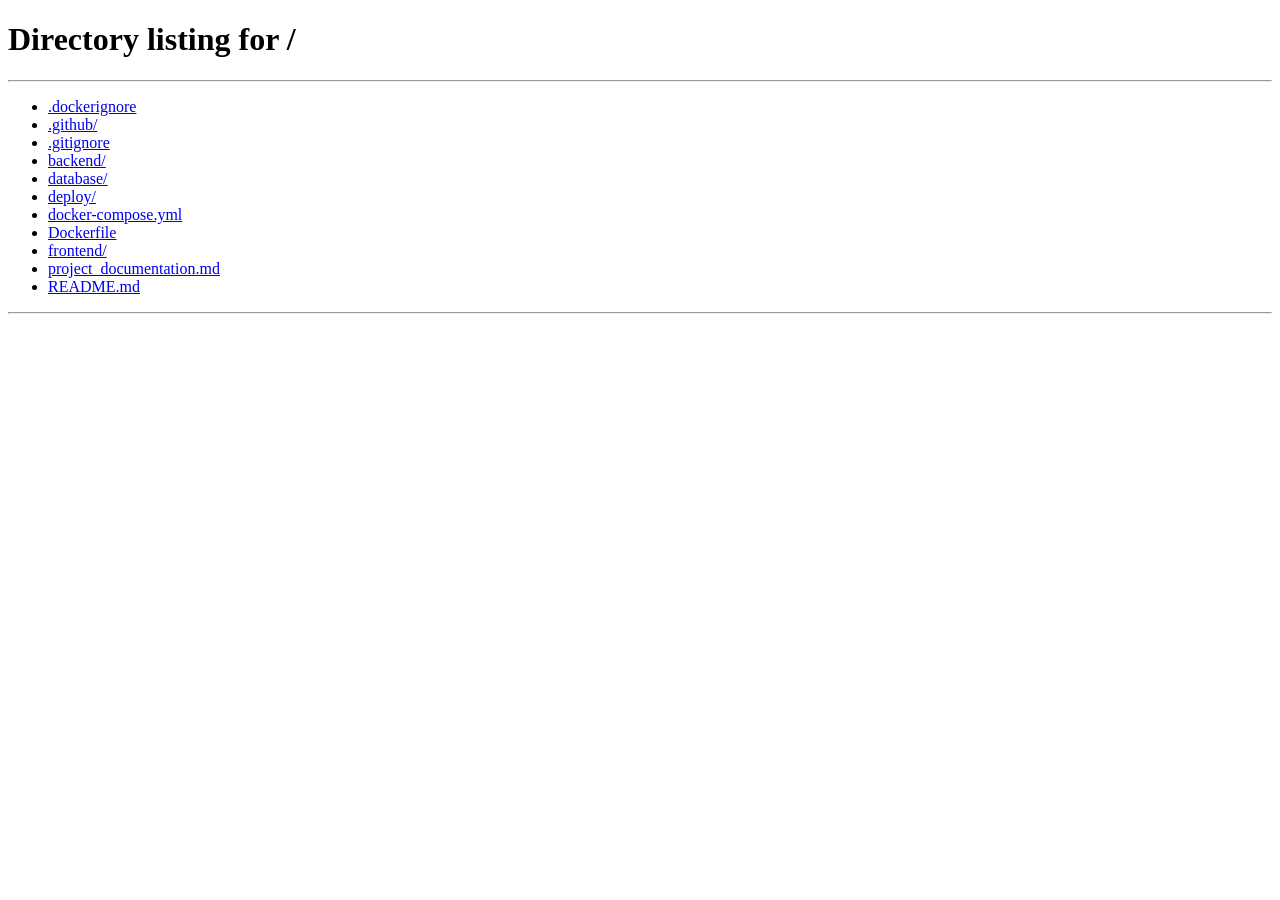
<file: frontend/study-rooms.html>
<!DOCTYPE html>
<html lang="en">
<head>
  <link rel="icon" type="image/svg+xml" href="/favicon.svg"/>
  <meta charset="UTF-8"/><meta name="viewport" content="width=device-width, initial-scale=1.0"/>
  <meta name="description" content="Study Rooms – Find your study buddy at JUST."/>
  <title>Study Rooms | JUST Advisor</title>
  <link rel="stylesheet" href="styles.css"/>
  <link href="https://fonts.googleapis.com/css2?family=Inter:wght@400;500;600;700;800&display=swap" rel="stylesheet"/>
  <link rel="stylesheet" href="https://cdnjs.cloudflare.com/ajax/libs/font-awesome/6.4.0/css/all.min.css"/>
</head>
<body>
<div class="page-with-sidebar">
  <aside class="sidebar"></aside>
  <div class="main-content">
    <div class="top-bar"></div>
    <div class="content-area study-content">
      <!-- Header -->
      <div class="study-header animate-in">
        <div class="live-badge"><span class="live-dot"></span> NOW LIVE</div>
        <h1 class="section-title">Find Your <span>Study Buddy</span></h1>
        <p class="section-desc" style="text-align:center;margin-left:auto;margin-right:auto">Connect with fellow university students, create private rooms, or join an existing room session. Success is better together!</p>
      </div>
      <!-- Search -->
      <!-- Search -->
      <!-- Search -->
      <div class="study-search animate-in-delay">
        <div class="search-bar">
          <i class="fas fa-search"></i>
          <input type="text" class="form-input" placeholder="Search by topic, course or keyword..." id="searchRooms" oninput="filterRooms()"/>
          <select class="form-input" style="max-width:140px" id="filterType" onchange="filterRooms()">
            <option value="All">All</option>
            <option value="Official">Official</option>
            <option value="Public">Public</option>
            <option value="Private">Private</option>
          </select>
        </div>
        <button class="btn-primary" onclick="openCreateModal()"><i class="fas fa-plus"></i> Create Room</button>
      </div>
      <!-- Active Sessions -->
      <div class="sessions-header">
        <h2>Active Sessions</h2>
      </div>
      <div class="sessions-grid" id="sessionsGrid">
        <p style="text-align:center; padding: 2rem; color: #888;">Loading active sessions...</p>
      </div>
      <!-- Create Room CTA -->
      <div class="create-room-cta animate-in">
        <div class="cta-icon"><i class="fas fa-plus"></i></div>
        <h3>Create New Room</h3>
        <p>Can't find what you're looking for? Start your own study group.</p>
        <button class="btn-primary" onclick="openCreateModal()">Get Started</button>
      </div>
    </div>
    <footer class="site-footer"></footer>
  </div>
</div>

<!-- Create Room Modal -->
<div id="createRoomModal" class="modal-overlay" style="display:none; position:fixed; inset:0; background:rgba(0,0,0,0.4); backdrop-filter:blur(6px); z-index:1000; align-items:center; justify-content:center; padding:20px;">
    <div class="modal-content animate-in" style="background:var(--card-bg); width:100%; max-width:480px; border-radius:var(--radius-xl); border:1px solid var(--gray-200); box-shadow:var(--shadow-lg); overflow:hidden; display:flex; flex-direction:column;">
        <!-- Header -->
        <div style="padding:24px 28px; border-bottom:1px solid var(--gray-100); display:flex; justify-content:space-between; align-items:center; background:var(--gray-50);">
            <div>
                <h2 style="font-size:20px; font-weight:700; color:var(--dark-text); margin:0;">Create New Study Room</h2>
                <p style="font-size:13px; color:var(--gray-400); margin:5px 0 0 0;">Start a collaborative study session</p>
            </div>
            <button onclick="closeCreateModal()" style="background:none; border:none; font-size:20px; color:var(--gray-400); cursor:pointer; transition:color 0.2s; width:36px; height:36px; display:flex; align-items:center; justify-content:center; border-radius:var(--radius-sm);" onmouseover="this.style.color='var(--dark-text)';this.style.background='var(--gray-100)'" onmouseout="this.style.color='var(--gray-400)';this.style.background='none'"><i class="fas fa-times"></i></button>
        </div>

        <!-- Body -->
        <form id="createRoomForm" style="display:flex; flex-direction:column;">
            <div style="padding:24px 28px; display:flex; flex-direction:column; gap:20px;">
                <!-- Room Name -->
                <div style="display:flex; flex-direction:column; gap:8px;">
                    <label for="newRoomName" style="font-size:13px; font-weight:600; color:var(--gray-600); display:flex; align-items:center; gap:6px;"><i class="fas fa-pen" style="font-size:11px; color:var(--gray-400);"></i> Room Name</label>
                    <input type="text" id="newRoomName" class="form-input" placeholder="e.g. Algorithms Review, Data Structures Study" required style="padding:12px 14px; font-size:14px;"/>
                </div>

                <!-- Room Type -->
                <div style="display:flex; flex-direction:column; gap:8px;">
                    <label for="newRoomType" style="font-size:13px; font-weight:600; color:var(--gray-600); display:flex; align-items:center; gap:6px;"><i class="fas fa-globe" style="font-size:11px; color:var(--gray-400);"></i> Room Type</label>
                    <select id="newRoomType" class="form-input" style="padding:12px 14px; font-size:14px; cursor:pointer;">
                        <option value="Public">🌐 Public — Anyone can join</option>
                        <option value="Private">🔒 Private — Password protected</option>
                    </select>
                </div>

                <!-- Password (hidden by default) -->
                <div id="passwordField" style="display:none; flex-direction:column; gap:8px;">
                    <label for="newRoomPassword" style="font-size:13px; font-weight:600; color:var(--gray-600); display:flex; align-items:center; gap:6px;"><i class="fas fa-lock" style="font-size:11px; color:var(--gray-400);"></i> Password</label>
                    <input type="password" id="newRoomPassword" class="form-input" placeholder="Enter a secure password" style="padding:12px 14px; font-size:14px;"/>
                </div>
            </div>

            <!-- Footer -->
            <div style="padding:16px 28px; border-top:1px solid var(--gray-100); display:flex; justify-content:flex-end; gap:12px; background:var(--gray-50);">
                <button type="button" onclick="closeCreateModal()" style="padding:10px 18px; border:1px solid var(--gray-200); border-radius:var(--radius-md); background:var(--card-bg); color:var(--gray-600); font-weight:600; font-size:14px; cursor:pointer; transition:all 0.2s; font-family:inherit;" onmouseover="this.style.borderColor='var(--gray-300)';this.style.background='var(--gray-50)'" onmouseout="this.style.borderColor='var(--gray-200)';this.style.background='var(--card-bg)'">Cancel</button>
                <button type="submit" class="btn-primary" style="padding:10px 24px; font-size:14px; font-weight:700; border-radius:var(--radius-md); gap:8px;">
                    <i class="fas fa-plus"></i> Create Room
                </button>
            </div>
        </form>
    </div>
</div>

<!-- Socket.IO client for real-time lobby updates -->
<script src="https://cdn.socket.io/4.7.5/socket.io.min.js"></script>
<script src="sidebar.js?v=6"></script>
<script>
const studentId = localStorage.getItem("student_id") || "";
let allRoomsData = [];

function escapeHtml(str) {
  const d = document.createElement('div');
  d.textContent = String(str ?? '');
  return d.innerHTML;
}

// ── Real-time lobby via Socket.IO ─────────────────────────────────────────────
const socket = io(window.location.origin, { transports: ['websocket', 'polling'] });
socket.on('connect', () => { socket.emit('join_lobby', {}); });
socket.on('room-list-updated', () => { loadRooms(); });
socket.on('disconnect', () => { socket.emit('leave_lobby', {}); });

document.addEventListener("DOMContentLoaded", () => {
    loadRooms();

    document.getElementById("newRoomType").addEventListener("change", (e) => {
        document.getElementById("passwordField").style.display = e.target.value === "Private" ? "flex" : "none";
    });

    document.getElementById("createRoomForm").addEventListener("submit", async (e) => {
        e.preventDefault();
        const name = document.getElementById("newRoomName").value;
        const type = document.getElementById("newRoomType").value;
        const password = document.getElementById("newRoomPassword").value;

        const formData = new FormData();
        formData.append("name", name);
        formData.append("type", type);
        formData.append("creator_id", studentId);
        if (password) formData.append("password", password);

        try {
            const response = await fetch("/rooms/create", {
                method: "POST",
                body: formData
            });
            const result = await response.json();
            closeCreateModal();
            // Notify lobby of the new room
            socket.emit('room_created', {});
            // Redirect creator into the new room
            window.location.href = `/room?id=${result.room_id}&type=Private`;
        } catch (err) {
            alert("Error creating room.");
        }
    });
});

async function loadRooms() {
    const grid = document.getElementById("sessionsGrid");
    try {
        const response = await fetch(`/rooms/?student_id=${studentId}`);
        allRoomsData = await response.json();
        renderRooms(allRoomsData);
    } catch (err) {
        grid.innerHTML = "<p style='text-align:center; padding: 2rem; color: #ef4444;'>Error loading rooms.</p>";
    }
}

function renderRooms(rooms) {
    const grid = document.getElementById("sessionsGrid");
    grid.innerHTML = "";
    
    if (rooms.length === 0) {
        grid.innerHTML = "<p style='text-align:center; padding: 2rem; color: #888;'>No rooms found matching your criteria.</p>";
        return;
    }

    rooms.forEach(room => {
        const tagClass = room.type === "Official" ? "tag-blue" : "tag-purple";
        const card = document.createElement("div");
        card.className = "room-card animate-in";
        const creatorLabel = room.type === 'Official' ? 'Official' : (room.creator_id === studentId ? 'You' : escapeHtml(room.creator_name || ''));
        card.innerHTML = `
            <div class="room-tags">
                <span class="tag ${tagClass}">${escapeHtml(room.type.toUpperCase())}</span>
                ${room.room_privacy === 'Private' ? '<span class="tag tag-red"><i class="fas fa-lock"></i> PRIVATE</span>' : ''}
                <span class="room-live"><span class="live-dot-sm"></span> Active</span>
            </div>
            <h3>${escapeHtml(room.name)}</h3>
            <p class="room-desc">${room.type === 'Official' ? 'Join the official room for ' + escapeHtml(room.course_code || '') : 'Join this student-led study session.'}</p>
            <div class="room-footer" style="margin-top:auto; display:flex; align-items:center; justify-content:space-between;">
                <span style="font-size:0.85rem; color:var(--text-muted);"><i class="fas fa-user-circle"></i> ${creatorLabel}</span>
                <button class="btn-primary room-join" onclick="joinRoom(${room.id}, '${escapeHtml(room.type)}')">Join Room →</button>
            </div>
        `;
        grid.appendChild(card);
    });
}

function filterRooms() {
    const searchTerm = document.getElementById("searchRooms").value.toLowerCase();
    const filterType = document.getElementById("filterType").value;
    
    const filtered = allRoomsData.filter(room => {
        const matchesSearch = room.name.toLowerCase().includes(searchTerm) || 
                              (room.course_code && room.course_code.toLowerCase().includes(searchTerm));
        
        let matchesType = true;
        if (filterType === "Official") {
            matchesType = room.type === "Official";
        } else if (filterType === "Public") {
            matchesType = room.type === "Private" && room.room_privacy === "Public";
        } else if (filterType === "Private") {
            matchesType = room.type === "Private" && room.room_privacy === "Private";
        }
        
        return matchesSearch && matchesType;
    });
    
    renderRooms(filtered);
}

function openCreateModal() {
    document.getElementById("createRoomModal").style.display = "flex";
}

function closeCreateModal() {
    document.getElementById("createRoomModal").style.display = "none";
}

async function joinRoom(roomId, roomType) {
    const formData = new FormData();
    formData.append("room_id", roomId);
    formData.append("room_type", roomType);
    formData.append("student_id", studentId);

    try {
        const response = await fetch("/rooms/join", {
            method: "POST",
            body: formData
        });
        window.location.href = `/room?id=${roomId}&type=${roomType}`;
    } catch (err) {
        alert("Error joining room.");
    }
}
</script>
</body>
</html>
</file>
<file: frontend/styles.css>
/* ============================================
   JUST Advisor – Global Design System
   ============================================ */

/* ---------- Reset & Base ---------- */
*,*::before,*::after{margin:0;padding:0;box-sizing:border-box}

:root{
  --accent-yellow:#ffcc00;--navy:#0b1120;--navy-light:#111a2e;--navy-mid:#162033;
  --yellow:#e9e924;--yellow-hover:#EAF050;--white:#ffffff;--card-bg:#ffffff;--page-bg:#f9fafb;
  --gray-50:#f9fafb;--gray-100:#f3f4f6;--gray-200:#e5e7eb;--gray-300:#d1d5db;
  --gray-400:#9ca3af;--gray-500:#6b7280;--gray-600:#4b5563;--gray-700:#374151;
  --dark-text:#0f172a;
  --radius-sm:6px;--radius-md:10px;--radius-lg:16px;--radius-xl:20px;
  --shadow-card:0 4px 24px rgba(0,0,0,.08);--shadow-hover:0 8px 32px rgba(0,0,0,.12);
  --transition:.25s ease;
  --sidebar-w:240px;
}

body.dark-mode {
  --white: #ffffff;       /* Keep white as white for text/icons */
  --card-bg: #161b22;     /* Card backgrounds */
  --page-bg: #010409;     /* Main page background */
  --gray-50: #0d1117;     /* Slight offset from page-bg */
  --gray-100: #21262d;    /* Hover states & subtle backgrounds */
  --gray-200: #30363d;    /* Lines and Borders - high contrast */
  --gray-300: #484f58;    /* Stronger borders */
  --gray-400: #8b949e;    /* Icons & subtle text */
  --gray-500: #8b949e;    /* Secondary text */
  --gray-600: #c9d1d9;    /* Strong secondary text */
  --dark-text: #ffffff;   /* Headings and primary text */
  --yellow: #facc15;      /* Vibrant modern yellow for dark mode */
  --yellow-hover: #eab308;
  --shadow-card: 0 8px 24px rgba(0,0,0,0.8);
  --shadow-hover: 0 12px 32px rgba(0,0,0,1);
}
body.dark-mode .sidebar {
  background: #010409;
  border-right: 1px solid #30363d;
}
body.dark-mode .top-navbar, body.dark-mode .top-bar {
  background: #010409;
  border-bottom: 1px solid #30363d;
}
body.dark-mode .hero {
  background: #010409;
}

html{scroll-behavior:smooth}
body{font-family:'Inter',-apple-system,BlinkMacSystemFont,'Segoe UI',sans-serif;color:var(--dark-text);background:var(--page-bg);line-height:1.6;-webkit-font-smoothing:antialiased}
a{text-decoration:none;color:inherit}
img{display:block;max-width:100%}
button{font-family:inherit}

/* ---------- TOP NAVBAR ---------- */
.top-navbar{position:fixed;top:0;left:0;right:0;z-index:1000;background:var(--navy);border-bottom:1px solid rgba(255,255,255,.06);height:56px}
.top-navbar .nav-inner{max-width:1400px;margin:0 auto;padding:0 32px;height:100%;display:flex;align-items:center;justify-content:space-between}
.top-navbar .nav-brand{display:flex;align-items:center;gap:10px;color:var(--white);font-weight:600;font-size:14px}
.top-navbar .nav-brand .brand-dot{width:28px;height:28px;border-radius:50%;background:var(--yellow);display:flex;align-items:center;justify-content:center;font-size:12px;font-weight:700;color:var(--navy)}
.top-navbar .nav-center{display:flex;align-items:center;gap:24px}
.top-navbar .nav-center a{color:var(--gray-300);font-size:13px;font-weight:500;transition:color var(--transition)}
.top-navbar .nav-center a:hover,.top-navbar .nav-center a.active{color:var(--white)}
.top-navbar .btn-ask{display:inline-flex;align-items:center;gap:8px;background:var(--yellow);color:var(--dark-text);font-weight:600;font-size:13px;padding:8px 18px;border-radius:999px;border:none;cursor:pointer;transition:background var(--transition),transform var(--transition)}
.top-navbar .btn-ask:hover{background:var(--yellow-hover);transform:translateY(-1px)}
.top-navbar .nav-user{display:flex;align-items:center;gap:10px;color:var(--white);font-size:13px}
.top-navbar .nav-user .user-avatar{width:32px;height:32px;border-radius:50%;background:var(--yellow);display:flex;align-items:center;justify-content:center;font-size:12px;font-weight:700;color:var(--navy)}
.hamburger-btn{display:none;flex-direction:column;gap:5px;background:none;border:none;cursor:pointer;padding:4px}
.hamburger-btn span{display:block;width:22px;height:2px;background:var(--card-bg);border-radius:2px;transition:var(--transition)}

/* ---------- SIDEBAR ---------- */
.sidebar{position:fixed;top:0;left:0;bottom:0;width:var(--sidebar-w);background:var(--navy);z-index:1100;display:flex;flex-direction:column;border-right:1px solid rgba(255,255,255,.06);padding-top:0;overflow-y:auto}
.sidebar .sidebar-header{padding:20px 20px 16px;display:flex;align-items:center;gap:10px}
.sidebar .sidebar-header i{color:var(--yellow);font-size:18px}
.sidebar .sidebar-header .brand-text{color:var(--white)}
.sidebar .sidebar-header .brand-text h3{font-size:15px;font-weight:700;line-height:1.2}
.sidebar .sidebar-header .brand-text p{font-size:11px;color:var(--gray-400);font-weight:400}
.sidebar .btn-new{margin:0 16px 20px;padding:11px 16px;background:var(--yellow);color:var(--dark-text);font-weight:600;font-size:13px;border:none;border-radius:var(--radius-md);cursor:pointer;display:flex;align-items:center;justify-content:center;gap:8px;transition:background var(--transition)}
.sidebar .btn-new:hover{background:var(--yellow-hover)}
.sidebar .menu-label{padding:0 20px;font-size:10px;font-weight:600;letter-spacing:1.2px;color:var(--gray-500);margin-bottom:8px;margin-top:8px}
.sidebar .menu-item{display:flex;align-items:center;gap:10px;padding:10px 20px;color:var(--gray-300);font-size:13px;font-weight:500;transition:all var(--transition);border-radius:0;cursor:pointer}
.sidebar .menu-item:hover{background:rgba(255,255,255,.05);color:var(--white)}
.sidebar .menu-item.active{background:rgba(233,233,36,.1);color:var(--white);border-left:3px solid var(--yellow);padding-left:17px}
.sidebar .menu-item i{width:18px;text-align:center;font-size:14px}
.sidebar .sidebar-footer{margin-top:auto;padding:16px 20px;border-top:1px solid rgba(255,255,255,.08);display:flex;align-items:center;gap:10px}
.sidebar .sidebar-footer .user-icon{width:36px;height:36px;border-radius:50%;background:rgba(255,255,255,.08);display:flex;align-items:center;justify-content:center}
.sidebar .sidebar-footer .user-icon i{color:var(--gray-400);font-size:16px}
.sidebar .sidebar-footer .user-info{flex:1}
.sidebar .sidebar-footer .user-info .user-name{color:var(--white);font-size:13px;font-weight:600}
.sidebar .sidebar-footer .user-info .user-id{color:var(--gray-500);font-size:11px}
.sidebar .sidebar-footer .chevron{color:var(--gray-500);font-size:12px}

/* ---------- LAYOUT ---------- */
.page-with-sidebar{display:flex;min-height:100vh}
.page-with-sidebar .main-content{margin-left:var(--sidebar-w);flex:1;display:flex;flex-direction:column;min-height:100vh}
.page-with-sidebar .main-content .top-bar{position:sticky;top:0;z-index:900;background:var(--navy);border-bottom:1px solid rgba(255,255,255,.06);height:50px;display:flex;align-items:center;justify-content:space-between;padding:0 32px}
.page-with-sidebar .main-content .top-bar .tb-brand{display:flex;align-items:center;gap:10px;color:var(--white);font-size:13px;font-weight:500}
.page-with-sidebar .main-content .top-bar .tb-brand .dot{width:24px;height:24px;border-radius:50%;background:var(--yellow);display:flex;align-items:center;justify-content:center;font-size:10px;font-weight:700;color:var(--navy)}
.page-with-sidebar .main-content .top-bar .tb-links{display:flex;align-items:center;gap:20px}
.page-with-sidebar .main-content .top-bar .tb-links a{color:var(--gray-300);font-size:13px;font-weight:500;transition:color var(--transition)}
.page-with-sidebar .main-content .top-bar .tb-links a:hover,.page-with-sidebar .main-content .top-bar .tb-links a.active{color:var(--white)}
.page-with-sidebar .main-content .top-bar .btn-ask{display:inline-flex;align-items:center;gap:8px;background:var(--yellow);color:var(--dark-text);font-weight:600;font-size:12px;padding:7px 16px;border-radius:999px;border:none;cursor:pointer;transition:background var(--transition)}
.page-with-sidebar .main-content .top-bar .btn-ask:hover{background:var(--yellow-hover)}
.content-area{flex:1;padding:32px 40px;background:var(--page-bg);overflow-y:auto}

/* ---------- FOOTER ---------- */
.site-footer{background:var(--navy);color:var(--gray-400);padding:40px 0 0}
.site-footer .footer-inner{max-width:1200px;margin:0 auto;padding:0 32px}
.site-footer .footer-top{display:flex;justify-content:space-between;align-items:center;padding-bottom:24px}
.site-footer .footer-top .ft-brand{display:flex;align-items:center;gap:10px;color:var(--white);font-weight:600;font-size:14px}
.site-footer .footer-top .ft-brand .ft-dot{width:24px;height:24px;border-radius:50%;background:var(--yellow);display:flex;align-items:center;justify-content:center;font-size:10px;font-weight:700;color:var(--navy)}
.site-footer .footer-top .ft-links{display:flex;gap:24px}
.site-footer .footer-top .ft-links a{font-size:12px;color:var(--gray-400);transition:color var(--transition)}
.site-footer .footer-top .ft-links a:hover{color:var(--white)}
.site-footer .footer-bottom{border-top:1px solid rgba(255,255,255,.08);padding:16px 0;text-align:center}
.site-footer .footer-bottom p{font-size:12px;color:var(--gray-500)}

/* ---------- BADGES / TAGS ---------- */
.tag{display:inline-block;padding:3px 10px;border-radius:999px;font-size:11px;font-weight:600;border:1px solid}
.tag-green{color:#16a34a;border-color:#bbf7d0;background:#f0fdf4}
.tag-yellow{color:#a16207;border-color:#fef08a;background:#fefce8}
.tag-blue{color:#2563eb;border-color:#bfdbfe;background:#eff6ff}
.tag-red{color:#dc2626;border-color:#fecaca;background:#fef2f2}
.tag-purple{color:#7c3aed;border-color:#ddd6fe;background:#f5f3ff}

/* ---------- CARDS ---------- */
.card{background:var(--card-bg);border-radius:var(--radius-lg);border:1px solid var(--gray-200);padding:24px;transition:transform var(--transition),box-shadow var(--transition)}
.card:hover{transform:translateY(-2px);box-shadow:var(--shadow-hover)}
.section-badge{display:inline-flex;align-items:center;gap:6px;padding:5px 14px;border-radius:999px;font-size:11px;font-weight:700;letter-spacing:.5px;background:rgba(233,233,36,.15);color:var(--yellow);margin-bottom:12px}
.section-badge i{font-size:12px}
.section-title{font-size:28px;font-weight:800;color:var(--dark-text);margin-bottom:8px}
.section-title span{color:var(--yellow)}
.section-desc{font-size:14px;color:var(--gray-500);line-height:1.7;max-width:550px;margin-bottom:28px}
.btn-primary{padding:11px 24px;background:var(--yellow);color:var(--dark-text);font-weight:600;font-size:13px;border:none;border-radius:var(--radius-md);cursor:pointer;display:inline-flex;align-items:center;gap:8px;transition:background var(--transition),transform var(--transition)}
.btn-primary:hover{background:var(--yellow-hover);transform:translateY(-1px)}
.btn-outline{padding:9px 20px;background:transparent;color:var(--dark-text);font-weight:600;font-size:13px;border:1.5px solid var(--gray-300);border-radius:var(--radius-md);cursor:pointer;transition:all var(--transition)}
.btn-outline:hover{border-color:var(--dark-text);background:var(--gray-50)}

/* ---------- FORMS ---------- */
.form-label{display:block;font-size:11px;font-weight:600;letter-spacing:.5px;color:var(--gray-500);margin-bottom:6px;text-transform:uppercase}
.form-input{width:100%;padding:11px 14px;font-size:13px;font-family:inherit;border:1.5px solid var(--gray-200);border-radius:var(--radius-md);outline:none;transition:border-color var(--transition),box-shadow var(--transition);color:var(--dark-text);background:var(--card-bg)}
.form-input::placeholder{color:var(--gray-400)}
.form-input:focus{border-color:var(--yellow);box-shadow:0 0 0 3px rgba(250,204,21,.15)}
.form-input-icon{position:relative}
.form-input-icon i{position:absolute;left:12px;top:50%;transform:translateY(-50%);color:var(--gray-400);font-size:14px}
.form-input-icon .form-input{padding-left:36px}

/* ---------- STAT CARDS ---------- */
.stat-card{background:var(--card-bg);border-radius:var(--radius-lg);border:1px solid var(--gray-200);padding:20px 24px;display:flex;align-items:center;justify-content:space-between}
.stat-card .stat-value{font-size:24px;font-weight:700;color:var(--dark-text)}
.stat-card .stat-label{font-size:12px;color:var(--gray-500);margin-top:2px}
.stat-card .stat-icon{width:40px;height:40px;border-radius:var(--radius-md);display:flex;align-items:center;justify-content:center;font-size:16px}

/* ---------- RESPONSIVE ---------- */
@media(max-width:960px){
  .sidebar{transform:translateX(-100%);transition:transform .3s ease}
  .sidebar.open{transform:translateX(0)}
  .page-with-sidebar .main-content{margin-left:0}
  .hamburger-btn{display:flex}
  .content-area{padding:24px 20px}
}
@media(max-width:640px){
  .top-navbar .nav-center{display:none}
  .hamburger-btn{display:flex}
}

/* ---------- ANIMATIONS ---------- */
@keyframes fadeInUp{from{opacity:0;transform:translateY(20px)}to{opacity:1;transform:translateY(0)}}
@keyframes fadeIn{from{opacity:0}to{opacity:1}}
.animate-in{animation:fadeInUp .5s ease both}
.animate-in-delay{animation:fadeInUp .5s ease .15s both}
/* ============================================
   Landing Page Specific Styles
   ============================================ */

/* --- Hero --- */
.hero{background:var(--navy);padding-top:56px;position:relative;overflow:hidden}
.hero::before{content:'';position:absolute;top:56px;left:-20%;width:60%;height:80%;background:radial-gradient(ellipse at center,rgba(250,204,21,.06) 0%,transparent 70%);pointer-events:none}
.hero-container{max-width:1200px;margin:0 auto;padding:80px 32px 40px;display:flex;align-items:flex-start;justify-content:space-between;gap:60px;position:relative}
.hero-content{flex:1;max-width:520px;padding-top:20px}
.hero-title{font-size:42px;font-weight:800;line-height:1.18;color:var(--white);letter-spacing:-.5px;margin-bottom:20px}
.hero-title .highlight{color:var(--yellow)}
.hero-subtitle{font-size:15px;color:var(--gray-400);line-height:1.7;margin-bottom:28px;max-width:420px}
.hero-badges{display:flex;flex-wrap:wrap;gap:16px}
.badge{display:flex;align-items:center;gap:6px;font-size:13px;color:var(--gray-300);font-weight:500}

/* --- Login Card --- */
.login-card{background:var(--card-bg);border-radius:var(--radius-xl);padding:36px 32px;width:380px;flex-shrink:0;box-shadow:0 20px 60px rgba(0,0,0,.3)}
.login-title{font-size:22px;font-weight:700;color:var(--dark-text);text-align:center;margin-bottom:4px}
.login-desc{font-size:13px;color:var(--gray-500);text-align:center;margin-bottom:24px}
.form-group{margin-bottom:16px}
.form-group label{display:block;font-size:13px;font-weight:500;color:var(--gray-600);margin-bottom:6px}
.input-wrapper{position:relative}
.input-icon{position:absolute;left:14px;top:50%;transform:translateY(-50%);pointer-events:none}
.input-wrapper input{width:100%;padding:12px 14px 12px 42px;font-size:14px;font-family:inherit;border:1.5px solid var(--gray-200);border-radius:var(--radius-md);outline:none;transition:border-color var(--transition),box-shadow var(--transition);color:var(--dark-text);background:var(--card-bg)}
.input-wrapper input::placeholder{color:var(--gray-400)}
.input-wrapper input:focus{border-color:var(--yellow);box-shadow:0 0 0 3px rgba(250,204,21,.15)}
.form-options{display:flex;align-items:center;justify-content:space-between;margin-bottom:20px}
.remember-me{display:flex;align-items:center;gap:6px;font-size:13px;color:var(--gray-500);cursor:pointer}
.remember-me input[type="checkbox"]{accent-color:var(--yellow);width:15px;height:15px;cursor:pointer}
.forgot-link{font-size:13px;color:var(--yellow-hover);font-weight:500;transition:color var(--transition)}
.forgot-link:hover{color:#ca8a04}
.btn-login{width:100%;padding:13px;background:var(--yellow);color:var(--dark-text);font-size:15px;font-weight:700;font-family:inherit;border:none;border-radius:var(--radius-md);cursor:pointer;display:flex;align-items:center;justify-content:center;gap:8px;transition:background var(--transition),transform var(--transition),box-shadow var(--transition)}
.btn-login:hover{background:var(--yellow-hover);transform:translateY(-1px);box-shadow:0 4px 16px rgba(250,204,21,.3)}
.signup-prompt{text-align:center;font-size:13px;color:var(--gray-500);margin-top:16px}
.signup-prompt a{color:var(--dark-text);font-weight:600;transition:color var(--transition)}
.signup-prompt a:hover{color:var(--yellow-hover)}

/* --- Explore CTA --- */
.explore-cta{text-align:center;padding:32px 0 40px}
.explore-link{display:inline-flex;flex-direction:column;align-items:center;gap:4px;color:var(--gray-400);font-size:12px;font-weight:600;letter-spacing:1.5px;transition:color var(--transition)}
.explore-link:hover{color:var(--yellow)}
.explore-link svg{animation:bounceDown 1.5s ease infinite}
@keyframes bounceDown{0%,100%{transform:translateY(0)}50%{transform:translateY(6px)}}

/* --- Features --- */
.features{background:var(--gray-100);padding:80px 0 96px}
.features-container{max-width:1200px;margin:0 auto;padding:0 32px}
.features-title{text-align:center;font-size:30px;font-weight:700;color:var(--dark-text);margin-bottom:12px}
.features-desc{text-align:center;font-size:14px;color:var(--gray-500);max-width:520px;margin:0 auto 52px;line-height:1.7}
.features-grid{display:grid;grid-template-columns:repeat(3,1fr);gap:28px}
.feature-card{background:var(--card-bg);border-radius:var(--radius-lg);padding:32px 28px;border:1px solid var(--gray-200);transition:transform var(--transition),box-shadow var(--transition)}
.feature-card:hover{transform:translateY(-4px);box-shadow:var(--shadow-hover)}
.feature-icon{width:80px;height:80px;border-radius:var(--radius-lg);display:flex;align-items:center;justify-content:center;margin-bottom:24px}
.icon-chat{background:var(--gray-200)}
.icon-gpa{background:#d1fae5}
.icon-room{background:#fef3c7}
.gpa-bars{display:flex;align-items:flex-end;gap:6px;height:40px}
.bar{width:12px;border-radius:3px 3px 0 0}
.bar-green{height:20px;background:#22c55e}
.bar-red{height:32px;background:#ef4444}
.bar-blue{height:26px;background:#3b82f6}
.feature-card h3{font-size:18px;font-weight:700;color:var(--dark-text);margin-bottom:10px}
.feature-card p{font-size:13.5px;color:var(--gray-500);line-height:1.7;margin-bottom:20px}
.feature-link{display:inline-flex;align-items:center;gap:6px;font-size:14px;font-weight:600;color:var(--dark-text);transition:color var(--transition),gap var(--transition)}
.feature-link:hover{color:var(--yellow-hover);gap:10px}

/* --- Landing Footer --- */
.landing-footer{background:var(--navy);color:var(--gray-400);padding:56px 0 0}
.landing-footer .footer-inner{max-width:1200px;margin:0 auto;padding:0 32px}
.landing-footer .footer-top{display:flex;justify-content:space-between;align-items:flex-start;gap:40px;padding-bottom:40px}
.footer-brand{display:flex;gap:14px;align-items:flex-start}
.footer-logo-icon{width:36px;height:36px;border-radius:50%;background:rgba(250,204,21,.12);display:flex;align-items:center;justify-content:center;flex-shrink:0;margin-top:2px}
.footer-brand-name{color:var(--white);font-weight:600;font-size:15px}
.footer-brand-desc{font-size:13px;line-height:1.7;max-width:320px;color:var(--gray-400);margin-top:8px}
.footer-support h4{font-size:13px;font-weight:700;letter-spacing:1px;color:var(--yellow);margin-bottom:14px}
.footer-support a{display:block;font-size:13px;color:var(--gray-400);padding:4px 0;transition:color var(--transition)}
.footer-support a:hover{color:var(--white)}
.landing-footer .footer-bottom{border-top:1px solid rgba(255,255,255,.08);padding:20px 0;text-align:center}
.landing-footer .footer-bottom p{font-size:13px;color:var(--gray-500)}

/* --- Responsive --- */
@media(max-width:960px){
  .hero-container{flex-direction:column;align-items:center;text-align:center;gap:40px;padding:60px 24px 30px}
  .hero-content{max-width:100%;padding-top:0}
  .hero-subtitle{margin-left:auto;margin-right:auto}
  .hero-badges{justify-content:center}
  .login-card{width:100%;max-width:400px}
  .features-grid{grid-template-columns:1fr;max-width:420px;margin:0 auto}
  .landing-footer .footer-top{flex-direction:column;text-align:center;align-items:center}
  .footer-brand{flex-direction:column;align-items:center}
  .footer-brand-desc{margin-left:auto;margin-right:auto}
}
@media(max-width:640px){
  .top-navbar .nav-center{display:none}
  .hamburger-btn{display:flex}
  .hero-title{font-size:30px}
  .features-title{font-size:24px}
}
/* Chatbot Page Styles */
.chat-area{flex:1;display:flex;flex-direction:column;align-items:center;padding:40px 32px 0;overflow-y:auto;background:var(--gray-50)}
.chat-welcome{text-align:center;margin-bottom:32px}
.welcome-icon{width:64px;height:64px;border-radius:var(--radius-lg);background:var(--navy);display:flex;align-items:center;justify-content:center;margin:0 auto 20px;color:var(--yellow);font-size:24px}
.chat-welcome h1{font-size:28px;font-weight:700;color:var(--dark-text);margin-bottom:10px}
.chat-welcome p{font-size:14px;color:var(--gray-500);line-height:1.7}

.quick-actions{display:flex;gap:16px;margin-bottom:36px;flex-wrap:wrap;justify-content:center}
.qa-card{background:var(--card-bg);border:1px solid var(--gray-200);border-radius:var(--radius-md);padding:16px 20px;display:flex;align-items:center;gap:14px;cursor:pointer;transition:all var(--transition);min-width:160px}
.qa-card:hover{border-color:var(--yellow);transform:translateY(-2px);box-shadow:var(--shadow-card)}
.qa-icon{width:36px;height:36px;border-radius:var(--radius-sm);background:var(--navy);color:var(--white);display:flex;align-items:center;justify-content:center;font-size:13px;font-weight:700;flex-shrink:0}
.qa-card span{font-size:13px;font-weight:600;color:var(--dark-text)}

.quick-nav{width:100%;max-width:700px;margin-bottom:32px}
.quick-nav h2{font-size:18px;font-weight:700;color:var(--dark-text);margin-bottom:16px}
.qn-grid{display:grid;grid-template-columns:1fr 1fr;gap:14px}
.qn-card{display:flex;align-items:center;gap:14px;background:var(--card-bg);border:1px solid var(--gray-200);border-radius:var(--radius-md);padding:18px 20px;transition:all var(--transition);text-decoration:none}
.qn-card:hover{border-color:var(--yellow);transform:translateY(-2px);box-shadow:var(--shadow-card)}
.qn-icon{width:44px;height:44px;border-radius:50%;display:flex;align-items:center;justify-content:center;font-size:18px;flex-shrink:0}
.qn-text{flex:1}
.qn-text strong{font-size:14px;color:var(--dark-text);display:block;margin-bottom:2px}
.qn-text p{font-size:12px;color:var(--gray-500);margin:0}
.qn-arrow{color:var(--gray-400);font-size:12px}

.chat-messages{width:100%;max-width:700px}
.chat-msg{margin-bottom:16px;display:flex}
.msg-user{justify-content:flex-end}
.msg-bot{justify-content:flex-start}
.msg-bubble{max-width:70%;padding:12px 18px;border-radius:var(--radius-lg);font-size:14px;line-height:1.6}
.msg-user .msg-bubble{background:var(--navy);color:var(--white);border-bottom-right-radius:4px}
.msg-bot .msg-bubble{background:var(--card-bg);color:var(--dark-text);border:1px solid var(--gray-200);border-bottom-left-radius:4px}

.chat-input-bar{position:sticky;bottom:0;background:var(--gray-50);padding:16px 32px 12px;border-top:1px solid var(--gray-200)}
.input-bar-inner{display:flex;align-items:center;gap:12px;background:var(--card-bg);border:1.5px solid var(--gray-200);border-radius:999px;padding:6px 8px 6px 18px;max-width:700px;margin:0 auto;transition:border-color var(--transition)}
.input-bar-inner:focus-within{border-color:var(--yellow)}
.input-bar-inner input{flex:1;border:none;outline:none;font-size:14px;font-family:inherit;color:var(--dark-text);background:transparent}
.input-bar-inner input::placeholder{color:var(--gray-400)}
.attach-btn{background:none;border:none;color:var(--gray-400);cursor:pointer;font-size:16px;padding:4px}
.send-btn{width:40px;height:40px;border-radius:50%;background:var(--yellow);border:none;cursor:pointer;display:flex;align-items:center;justify-content:center;color:var(--dark-text);font-size:16px;transition:background var(--transition)}
.send-btn:hover{background:var(--yellow-hover)}
.disclaimer{text-align:center;font-size:11px;color:var(--gray-400);margin-top:8px}

@media(max-width:768px){
  .quick-actions{flex-direction:column;align-items:stretch}
  .qn-grid{grid-template-columns:1fr}
  .chat-area{padding:24px 16px 0}
  .chat-input-bar{padding:12px 16px 8px}
}
/* GPA Calculator Page Styles */
.gpa-card{background:var(--card-bg);border:1px solid var(--gray-200);border-radius:var(--radius-lg);padding:28px;margin-bottom:24px}
.gpa-card h2{font-size:18px;font-weight:700;color:var(--dark-text);margin-bottom:4px}
.card-header{display:flex;justify-content:space-between;align-items:center}
.card-sub{font-size:13px;color:var(--gray-500);margin-bottom:18px}
.clear-link{background:none;border:none;color:var(--yellow);font-size:13px;font-weight:600;cursor:pointer;display:flex;align-items:center}
.gpa-row{display:grid;grid-template-columns:1fr 1fr;gap:20px;margin-top:14px}
.gpa-field small{font-size:11px;color:var(--gray-400);margin-top:4px;display:block}

.courses-table{width:100%;border-collapse:collapse;margin-bottom:14px}
.courses-table th{text-align:left;font-size:11px;font-weight:600;letter-spacing:.5px;color:var(--gray-500);padding:8px 10px;border-bottom:1px solid var(--gray-200);text-transform:uppercase}
.courses-table td{padding:8px 10px;border-bottom:1px solid var(--gray-100)}
.courses-table .form-input{padding:9px 10px;font-size:13px}
.credits-sel,.grade-sel{min-width:80px}
.del-btn{background:none;border:none;color:var(--gray-400);cursor:pointer;font-size:14px;padding:6px;transition:color var(--transition)}
.del-btn:hover{color:#ef4444}
.add-course-btn{background:none;border:none;color:var(--dark-text);font-size:13px;font-weight:600;cursor:pointer;display:flex;align-items:center;gap:6px;padding:8px 0;transition:color var(--transition)}
.add-course-btn:hover{color:var(--yellow)}

.results-section{max-width:700px;margin-bottom:28px}
.results-section h2{font-size:18px;font-weight:700;color:var(--dark-text);margin-bottom:16px}
.result-box{background:var(--card-bg);border:1px solid var(--gray-200);border-radius:var(--radius-md);padding:18px 22px;margin-bottom:12px}
.result-label{font-size:11px;font-weight:600;letter-spacing:.5px;color:var(--gray-500);text-transform:uppercase;margin-bottom:4px}
.result-value{font-size:32px;font-weight:800;color:var(--dark-text)}
.result-value small{font-size:16px;font-weight:500;color:var(--gray-400)}
.result-bar{height:4px;background:var(--gray-200);border-radius:2px;margin-top:8px;overflow:hidden}
.result-bar-fill{height:100%;background:linear-gradient(90deg,var(--yellow),#22c55e);border-radius:2px;width:0%;transition:width .6s ease}
.result-sub{font-size:12px;color:var(--gray-400);margin-top:4px}

.projector-card{margin-bottom:8px}
.projector-result{display:flex;align-items:flex-start;gap:14px;background:rgba(59,130,246,.05);border-radius:var(--radius-md);padding:18px;margin-top:18px}
.pr-icon{color:#3b82f6;font-size:18px;margin-top:2px}
.pr-label{font-size:11px;font-weight:600;color:var(--gray-500);text-transform:uppercase;letter-spacing:.5px}
.pr-value{font-size:28px;font-weight:800;color:var(--dark-text)}
.pr-note{font-size:13px;color:var(--blue,#3b82f6);margin-top:4px;text-decoration:underline}

.calculate-btn{font-size:15px;padding:14px;border-radius:var(--radius-md)}

@media(max-width:768px){
  .gpa-row{grid-template-columns:1fr}
  .courses-table{font-size:12px}
}
/* Roadmap Page Styles */
.legend{display:flex;flex-wrap:wrap;gap:20px;padding:14px 20px;background:var(--card-bg);border:1px solid var(--gray-200);border-radius:var(--radius-md);margin-bottom:28px}
.legend-item{display:flex;align-items:center;gap:8px;font-size:12px;font-weight:500;color:var(--gray-600)}
.legend-dot{width:14px;height:14px;border-radius:50%;border:2px solid}
.legend-dot.completed{background:#22c55e;border-color:#16a34a}
.legend-dot.enrolled{background:#e9e924;border-color:#cad30c}
.legend-dot.available{background:var(--card-bg);border-color:var(--gray-300)}
.legend-dot.locked{background:var(--gray-200);border-color:var(--gray-400)}

.semester-block{background:var(--card-bg);border:1px solid var(--gray-200);border-radius:var(--radius-lg);padding:24px 28px;margin-bottom:20px}
.semester-header{display:flex;align-items:center;justify-content:space-between;margin-bottom:18px}
.semester-header h2{font-size:18px;font-weight:700;color:var(--dark-text);margin:0}
.sem-credits-badge{font-size:11px;font-weight:700;padding:3px 10px;border-radius:999px;background:rgba(var(--primary-rgb,250,204,21),.15);color:var(--yellow,#FACC15)}
.semester-grid{display:grid;grid-template-columns:repeat(auto-fill,minmax(200px,1fr));gap:14px}
.course-card{border-radius:var(--radius-md);padding:14px 16px;border:1.5px solid;transition:transform var(--transition),box-shadow var(--transition);cursor:pointer;position:relative;overflow:hidden}
.course-card:hover{transform:translateY(-2px);box-shadow:var(--shadow-card)}
.course-card .cc-status-bar{position:absolute;top:0;left:0;width:4px;height:100%}
.course-card.completed{background:#f0fdf4;border-color:#86efac}
.course-card.completed .cc-status-bar{background:#22c55e}
.course-card.completed .cc-code{color:#166534}
.course-card.enrolled{background:#fefce8;border-color:#fef08a}
.course-card.enrolled .cc-status-bar{background:#eab308}
.course-card.enrolled .cc-code{color:#713f12}
.course-card.available{background:var(--card-bg);border-color:var(--gray-200)}
.course-card.available .cc-status-bar{background:#3b82f6}
.course-card.locked{background:var(--gray-50);border-color:var(--gray-200);opacity:.65}
.course-card.locked .cc-status-bar{background:#9ca3af}
.course-card .cc-top{display:flex;justify-content:space-between;align-items:center;margin-bottom:6px;padding-left:8px}
.course-card .cc-code{font-size:12px;font-weight:700;color:var(--dark-text)}
.course-card .cc-credits{font-size:11px;font-weight:600;color:var(--gray-500);background:var(--gray-100);padding:2px 8px;border-radius:999px}
.course-card .cc-name{font-size:13px;font-weight:600;color:var(--dark-text);margin-bottom:4px;padding-left:8px}
.course-card .cc-prereq{font-size:11px;color:var(--gray-500);padding-left:8px}
.course-card .cc-status-label{font-size:10px;font-weight:700;margin-top:8px;padding-left:8px;text-transform:uppercase;letter-spacing:.5px}
.course-card.completed .cc-status-label{color:#16a34a}
.course-card.enrolled .cc-status-label{color:#ca8a04}
.course-card.available .cc-status-label{color:#2563eb}
.course-card.locked .cc-status-label{color:#6b7280}
.course-card .cc-status{position:absolute;top:10px;left:10px;width:8px;height:8px;border-radius:50%}
.course-card.completed .cc-status{background:#22c55e}
.course-card.enrolled .cc-status{background:#e9e924}
.semester-total{font-size:12px;color:var(--gray-500);margin-top:14px;font-weight:500;border-top:1px solid var(--gray-100);padding-top:10px}
/* Roadmap Summary Bar */
.roadmap-summary{display:flex;gap:16px;flex-wrap:wrap;margin-bottom:24px;padding:18px 24px;background:var(--card-bg);border-radius:var(--radius-lg);border:1px solid var(--gray-200)}
.rsm-item{display:flex;align-items:center;gap:8px;font-size:13px;font-weight:600;padding:8px 16px;border-radius:var(--radius-md)}
.rsm-completed{background:#f0fdf4;color:#16a34a}
.rsm-enrolled{background:#fefce8;color:#ca8a04}
.rsm-remaining{background:#f0f9ff;color:#0369a1}

@media(max-width:768px){
  .semester-grid{grid-template-columns:1fr 1fr}
  .legend{flex-direction:column;gap:8px}
  .roadmap-summary{flex-direction:column;gap:10px}
}
@media(max-width:480px){.semester-grid{grid-template-columns:1fr}}

/* ── New Roadmap Design (rdm-*) ──────────────────────────────── */
/* Summary badge row */
.rdm-summary{display:flex;flex-wrap:wrap;gap:10px;margin-bottom:24px;padding:14px 20px;background:var(--card-bg);border:1px solid var(--gray-200);border-radius:var(--radius-lg)}
.rdm-badge{display:inline-flex;align-items:center;gap:6px;font-size:12px;font-weight:600;padding:6px 14px;border-radius:999px}
.rdm-badge--completed{background:#f0fdf4;color:#16a34a}
.rdm-badge--enrolled{background:#fefce8;color:#854d0e}
.rdm-badge--available{background:#eff6ff;color:#1d4ed8}
.rdm-badge--locked{background:var(--gray-100);color:var(--gray-600)}
.rdm-dot{width:8px;height:8px;border-radius:50%;flex-shrink:0}

/* Semester block */
.rdm-block{background:var(--card-bg);border:1px solid var(--gray-200);border-radius:var(--radius-lg);padding:22px 24px;margin-bottom:18px}
.rdm-block__header{margin-bottom:16px}
.rdm-block__title{font-size:17px;font-weight:700;color:var(--dark-text);margin:0}
.rdm-block__total{font-size:12px;font-weight:600;color:var(--gray-500);margin-top:14px;padding-top:10px;border-top:1px solid var(--gray-100)}

/* Card grid */
.rdm-grid{display:grid;grid-template-columns:repeat(auto-fill,minmax(190px,1fr));gap:12px}

/* Individual course card */
.rdm-card{border-radius:var(--radius-md);padding:12px 14px;border:1.5px solid;position:relative;overflow:hidden;transition:transform .15s,box-shadow .15s;cursor:pointer}
.rdm-card:hover{transform:translateY(-2px);box-shadow:var(--shadow-card)}
.rdm-card__top{display:flex;align-items:center;gap:7px;margin-bottom:7px}
.rdm-card__dot{width:9px;height:9px;border-radius:50%;flex-shrink:0}
.rdm-card__code{font-size:12px;font-weight:700;flex:1;color:var(--dark-text)}
.rdm-card__cr{font-size:11px;font-weight:600;color:var(--gray-500);background:var(--gray-100);padding:2px 7px;border-radius:999px;white-space:nowrap}
.rdm-card__name{font-size:12px;font-weight:600;color:var(--dark-text);margin-bottom:5px;line-height:1.4}
.rdm-card__prereq{font-size:10px;color:var(--gray-500);line-height:1.4}

/* Status-specific card colors */
.rdm-card--completed{background:#f0fdf4;border-color:#86efac}
.rdm-card--completed .rdm-card__code{color:#166534}
.rdm-card--failed{background:#fef2f2;border-color:#fca5a5}
.rdm-card--failed .rdm-card__code{color:#991b1b}
.rdm-card--enrolled{background:#fefce8;border-color:#fde047}
.rdm-card--enrolled .rdm-card__code{color:#713f12}
.rdm-card--available{background:var(--card-bg);border-color:var(--gray-200)}
.rdm-card--available .rdm-card__code{color:#1e40af}
.rdm-card--locked{background:var(--gray-50);border-color:var(--gray-200);opacity:.7}
.rdm-card--locked .rdm-card__code{color:var(--gray-500)}
.rdm-card__grade-corner{display:inline-flex;align-items:center;font-size:11px;font-weight:700;color:#166534;background:#dcfce7;padding:2px 8px;border-radius:999px;margin-top:6px;border:1px solid #86efac;letter-spacing:.3px}
.rdm-card--failed .rdm-card__grade-corner{color:#991b1b;background:#fee2e2;border-color:#fca5a5}
body.dark-mode .rdm-card__grade-corner{color:#4ade80;background:rgba(74,222,128,.12);border-color:rgba(74,222,128,.3)}
body.dark-mode .rdm-card--failed{background:rgba(239,68,68,0.1);border-color:rgba(239,68,68,0.4)}
body.dark-mode .rdm-card--failed .rdm-card__code{color:#f87171}
body.dark-mode .rdm-card--failed .rdm-card__grade-corner{color:#f87171;background:rgba(239,68,68,0.2);border-color:rgba(239,68,68,0.4)}

@media(max-width:768px){.rdm-grid{grid-template-columns:1fr 1fr}.rdm-summary{flex-direction:column}}
@media(max-width:480px){.rdm-grid{grid-template-columns:1fr}}

/* Study Rooms Page Styles */
.study-content{text-align:left}
.study-header{text-align:center;margin-bottom:28px}
.live-badge{display:inline-flex;align-items:center;gap:6px;padding:5px 14px;border-radius:999px;font-size:11px;font-weight:700;letter-spacing:.5px;background:rgba(34,197,94,.15);color:#22c55e;margin-bottom:12px}
.live-dot{width:8px;height:8px;border-radius:50%;background:#22c55e;animation:pulse 1.5s infinite}
.live-dot-sm{width:6px;height:6px;border-radius:50%;background:#22c55e;display:inline-block;animation:pulse 1.5s infinite}
@keyframes pulse{0%,100%{opacity:1}50%{opacity:.4}}

.study-search{display:flex;gap:14px;margin-bottom:28px;align-items:center}
.search-bar{flex:1;display:flex;align-items:center;gap:10px;background:var(--card-bg);border:1.5px solid var(--gray-200);border-radius:var(--radius-md);padding:6px 14px}
.search-bar i{color:var(--gray-400);font-size:14px}
.search-bar .form-input{border:none;padding:9px 0;box-shadow:none}
.search-bar .form-input:focus{box-shadow:none}

.sessions-header{display:flex;justify-content:space-between;align-items:center;margin-bottom:18px}
.sessions-header h2{font-size:20px;font-weight:700;color:var(--dark-text)}
.session-actions{display:flex;gap:8px}
.btn-sm{padding:7px 14px;font-size:12px}

.sessions-grid{display:grid;grid-template-columns:1fr 1fr;gap:18px;margin-bottom:36px}
.room-card{background:var(--card-bg);border:1px solid var(--gray-200);border-radius:var(--radius-lg);padding:24px;transition:all var(--transition)}
.room-card:hover{transform:translateY(-2px);box-shadow:var(--shadow-hover)}
.room-tags{display:flex;align-items:center;gap:8px;margin-bottom:12px;flex-wrap:wrap}
.room-live{display:flex;align-items:center;gap:4px;font-size:11px;font-weight:600;color:#22c55e}
.room-time{font-size:11px;color:var(--gray-500);font-weight:500}
.room-card h3{font-size:18px;font-weight:700;color:var(--dark-text);margin-bottom:8px}
.room-desc{font-size:13px;color:var(--gray-500);line-height:1.6;margin-bottom:14px}
.room-meta{font-size:12px;color:var(--gray-500);margin-bottom:6px;display:flex;align-items:center;gap:6px}
.room-meta i{width:14px;color:var(--gray-400)}
.room-avatars{display:flex;gap:4px;margin:14px 0 16px;align-items:center}
.avatar{width:28px;height:28px;border-radius:50%;background:var(--navy);color:var(--white);display:flex;align-items:center;justify-content:center;font-size:10px;font-weight:600;border:2px solid var(--white)}
.avatar-more{font-size:11px;color:var(--gray-500);font-weight:500;margin-left:4px}
.room-join{width:100%;justify-content:center}

.create-room-cta{text-align:center;padding:48px 32px;border:2px dashed var(--gray-200);border-radius:var(--radius-lg);margin-bottom:32px}
.cta-icon{width:56px;height:56px;border-radius:50%;background:var(--gray-100);display:flex;align-items:center;justify-content:center;margin:0 auto 16px;font-size:20px;color:var(--gray-400)}
.create-room-cta h3{font-size:18px;font-weight:700;color:var(--dark-text);margin-bottom:8px}
.create-room-cta p{font-size:13px;color:var(--gray-500);margin-bottom:18px}

@media(max-width:768px){
  .sessions-grid{grid-template-columns:1fr}
  .study-search{flex-direction:column}
  .page-with-sidebar .main-content .top-bar .tb-links{display:none}
}
/* Faculty Page Styles */
.faculty-search{display:flex;gap:12px;margin-bottom:24px;align-items:center}
.faculty-search .search-bar{flex:1;display:flex;align-items:center;gap:10px;background:var(--card-bg);border:1.5px solid var(--gray-200);border-radius:var(--radius-md);padding:6px 14px}
.faculty-search .search-bar i{color:var(--gray-400);font-size:14px}
.faculty-search .search-bar .form-input{border:none;padding:9px 0;box-shadow:none}
.faculty-search .search-bar .form-input:focus{box-shadow:none}

.stats-grid{display:grid;grid-template-columns:repeat(4,1fr);gap:16px;margin-bottom:28px}

.faculty-grid{display:grid;grid-template-columns:repeat(3,1fr);gap:20px;margin-bottom:32px}
.faculty-card{background:var(--card-bg);border:1px solid var(--gray-200);border-radius:var(--radius-lg);padding:24px;transition:all var(--transition)}
.faculty-card:hover{transform:translateY(-3px);box-shadow:var(--shadow-hover)}
.fc-header{display:flex;align-items:center;gap:14px;margin-bottom:16px}
.fc-avatar{width:48px;height:48px;border-radius:var(--radius-md);color:var(--white);display:flex;align-items:center;justify-content:center;font-size:16px;font-weight:700;flex-shrink:0}
.fc-header h3{font-size:16px;font-weight:700;color:var(--dark-text);margin-bottom:2px}
.fc-title{font-size:12px;color:var(--gray-500)}
.fc-section{display:flex;align-items:center;gap:6px;font-size:12px;color:var(--gray-500);margin-bottom:8px}
.fc-section i{font-size:12px}
.fc-tags{display:flex;flex-wrap:wrap;gap:6px;margin-bottom:14px}
.tag-more{font-size:11px;color:var(--gray-500);font-weight:500;display:flex;align-items:center}
.fc-info{font-size:12px;color:var(--gray-500);display:flex;align-items:center;gap:8px;margin-bottom:6px}
.fc-info i{width:14px;color:var(--gray-400);font-size:12px}
.fc-info a{color:var(--gray-600);transition:color var(--transition)}
.fc-info a:hover{color:var(--yellow)}
.fc-btn{width:100%;justify-content:center;margin-top:16px}

@media(max-width:960px){
  .stats-grid{grid-template-columns:repeat(2,1fr)}
  .faculty-grid{grid-template-columns:1fr 1fr}
}
@media(max-width:640px){
  .faculty-grid{grid-template-columns:1fr}
  .stats-grid{grid-template-columns:1fr}
  .faculty-search{flex-direction:column}
}
/* Profile Page Styles */
.profile-layout{display:flex;gap:24px;min-height:500px}
.profile-sidebar{width:280px;flex-shrink:0;background:var(--card-bg);border:1px solid var(--gray-200);border-radius:var(--radius-lg);padding:28px;text-align:center;align-self:flex-start;position:sticky;top:80px}
.ps-avatar{width:100px;height:100px;border-radius:50%;background:var(--gray-100);display:flex;align-items:center;justify-content:center;margin:0 auto 16px;position:relative}
.avatar-edit{position:absolute;bottom:0;right:0;width:28px;height:28px;border-radius:50%;background:var(--yellow);border:2px solid var(--white);display:flex;align-items:center;justify-content:center;cursor:pointer;font-size:11px;color:var(--dark-text)}
.ps-name{font-size:18px;font-weight:700;color:var(--dark-text);margin-bottom:4px}
.ps-id{font-size:13px;color:var(--gray-500);margin-bottom:4px}
.ps-nav{margin-top:20px;text-align:left}
.ps-nav-item{display:flex;align-items:center;gap:10px;padding:10px 14px;font-size:13px;font-weight:500;color:var(--gray-600);border-radius:var(--radius-sm);cursor:pointer;transition:all var(--transition);margin-bottom:4px}
.ps-nav-item:hover{background:var(--gray-50);color:var(--dark-text)}
.ps-nav-item.active{background:var(--gray-100);color:var(--dark-text);font-weight:600}
.ps-nav-item i{width:16px;font-size:13px}
.ps-signout{display:flex;align-items:center;gap:10px;padding:10px 14px;font-size:13px;font-weight:500;color:#ef4444;margin-top:16px;cursor:pointer;transition:opacity var(--transition)}
.ps-signout:hover{opacity:.7}

.profile-content{flex:1;background:var(--card-bg);border:1px solid var(--gray-200);border-radius:var(--radius-lg);padding:28px}
.tab-content{display:none}
.tab-content.active{display:block}
.tab-header{display:flex;justify-content:space-between;align-items:center;margin-bottom:4px}
.tab-header h2{font-size:20px;font-weight:700;color:var(--dark-text)}
.clear-link{background:none;border:none;color:var(--yellow);font-size:13px;font-weight:600;cursor:pointer}
.tab-sub{font-size:13px;color:var(--gray-500);margin-bottom:24px}

.form-row{display:flex;gap:20px;margin-bottom:20px}
.form-col{flex:1}
.verified-badge{display:inline-flex;align-items:center;gap:4px;font-size:11px;font-weight:600;color:#22c55e;margin-top:4px}

.acad-grid{display:grid;grid-template-columns:1fr 1fr 1fr;gap:20px}
.acad-item{margin-bottom:8px}
.acad-value{font-size:14px;font-weight:600;color:var(--dark-text);margin-top:4px}

.pref-item{display:flex;justify-content:space-between;align-items:center;padding:16px 0;border-bottom:1px solid var(--gray-100)}
.pref-item strong{font-size:14px;color:var(--dark-text);display:block;margin-bottom:2px}
.pref-item p{font-size:12px;color:var(--gray-500);margin:0}
.toggle{position:relative;display:inline-block;width:44px;height:24px}
.toggle input{display:none}
.toggle-slider{position:absolute;cursor:pointer;top:0;left:0;right:0;bottom:0;background:var(--gray-300);border-radius:999px;transition:var(--transition)}
.toggle-slider::before{content:'';position:absolute;height:18px;width:18px;left:3px;bottom:3px;background:var(--card-bg);border-radius:50%;transition:var(--transition)}
.toggle input:checked+.toggle-slider{background:var(--yellow)}
.toggle input:checked+.toggle-slider::before{transform:translateX(20px)}

.profile-actions{display:flex;justify-content:flex-end;gap:12px;margin-top:28px;padding-top:20px;border-top:1px solid var(--gray-200)}

@media(max-width:768px){
  .profile-layout{flex-direction:column}
  .profile-sidebar{width:100%;position:static}
  .acad-grid{grid-template-columns:1fr 1fr}
  .form-row{flex-direction:column;gap:12px}
}

/* ---------- SIGNUP PAGE ---------- */
.signup-page{min-height:100vh;background:var(--navy);display:flex;flex-direction:column;padding-top:56px}
.signup-wrap{flex:1;display:flex;justify-content:center;align-items:flex-start;padding:48px 24px}
.signup-card{background:var(--card-bg);border:1px solid var(--gray-200);border-radius:var(--radius-xl);padding:36px 40px;width:100%;max-width:720px;box-shadow:var(--shadow-card)}
.signup-card h2{font-size:22px;font-weight:800;color:var(--dark-text);margin-bottom:4px}
.signup-card .signup-subtitle{font-size:14px;color:var(--gray-500);margin-bottom:28px}
.signup-section-label{font-size:11px;font-weight:700;letter-spacing:1px;text-transform:uppercase;color:var(--gray-500);margin:24px 0 14px;padding-bottom:8px;border-bottom:1px solid var(--gray-100)}
.signup-grid-2{display:grid;grid-template-columns:1fr 1fr;gap:16px}
.signup-form .form-group{display:flex;flex-direction:column;gap:6px;margin-bottom:0}
.signup-form label{font-size:13px;font-weight:600;color:var(--gray-600)}
.signup-form input,.signup-form select{width:100%;padding:10px 14px;font-size:14px;font-family:inherit;border:1px solid var(--gray-200);border-radius:var(--radius-md);background:var(--page-bg);color:var(--dark-text);transition:border-color var(--transition),box-shadow var(--transition);outline:none}
.signup-form input:focus,.signup-form select:focus{border-color:#6366f1;box-shadow:0 0 0 3px rgba(99,102,241,.1)}
.signup-form select{cursor:pointer}
.course-row{display:grid;gap:10px;align-items:center;margin-bottom:10px;padding:10px 12px;background:var(--gray-50);border-radius:var(--radius-md);border:1px solid var(--gray-100)}
.course-row.with-grade{grid-template-columns:1fr 130px 34px}
.course-row.no-grade{grid-template-columns:1fr 34px}
.btn-remove-row{width:34px;height:34px;border:1px solid var(--gray-200);background:var(--card-bg);border-radius:var(--radius-sm);cursor:pointer;color:var(--gray-500);font-size:16px;display:flex;align-items:center;justify-content:center;transition:all var(--transition);flex-shrink:0}
.btn-remove-row:hover{background:#fef2f2;border-color:#fca5a5;color:#ef4444}
.btn-add-course{display:inline-flex;align-items:center;gap:6px;font-size:13px;font-weight:600;color:#6366f1;background:rgba(99,102,241,.08);border:1px dashed rgba(99,102,241,.3);border-radius:var(--radius-md);padding:8px 14px;cursor:pointer;transition:all var(--transition);margin-top:4px}
.btn-add-course:hover{background:rgba(99,102,241,.14);border-color:rgba(99,102,241,.5)}
.btn-signup{width:100%;padding:13px;background:var(--yellow);color:var(--dark-text);font-weight:700;font-size:15px;border:none;border-radius:var(--radius-md);cursor:pointer;margin-top:28px;transition:background var(--transition),transform var(--transition)}
.btn-signup:hover{background:var(--yellow-hover);transform:translateY(-1px)}
.btn-signup:disabled{opacity:.6;cursor:not-allowed;transform:none}
.signup-error{color:#ef4444;font-size:13px;font-weight:500;margin-top:12px;text-align:center;display:none}
.signup-success{color:#22c55e;font-size:13px;font-weight:500;margin-top:12px;text-align:center;display:none}
.signup-login-link{text-align:center;margin-top:18px;font-size:13px;color:var(--gray-500)}
.signup-login-link a{color:#6366f1;font-weight:600}
.signup-login-link a:hover{text-decoration:underline}
@media(max-width:600px){.signup-card{padding:24px 20px}.signup-grid-2{grid-template-columns:1fr}.course-row.with-grade{grid-template-columns:1fr;}.course-row.with-grade .btn-remove-row{width:100%;height:32px}}
/* ── LiveKit Grid Optimization for Google Meet Experience ── */
.video-grid {
  display: grid;
  grid-template-columns: repeat(auto-fit, minmax(280px, 1fr));
  gap: 1.25rem;
  width: 100%;
  height: 100%;
  align-content: center;
  justify-content: center;
}
body.dark-mode .video-card {
  background: #141923;
  border-color: #21262d;
}
.chat-msg span {
  display: block;
}

/* ============================================
   Personalized Plan Page Styles
   ============================================ */

/* ── Stats Bar ─────────────────────────────────────────────────── */
.pp-stats{display:grid;grid-template-columns:repeat(4,1fr);gap:16px;margin-bottom:28px}
.pp-stat-card{background:var(--card-bg);border:1px solid var(--gray-200);border-radius:var(--radius-lg);padding:18px 20px;display:flex;align-items:center;gap:14px;transition:transform var(--transition),box-shadow var(--transition)}
.pp-stat-card:hover{transform:translateY(-2px);box-shadow:var(--shadow-card)}
.pp-stat-icon{width:44px;height:44px;border-radius:var(--radius-md);display:flex;align-items:center;justify-content:center;font-size:18px;flex-shrink:0}
.pp-stat-value{font-size:22px;font-weight:800;color:var(--dark-text)}
.pp-stat-label{font-size:12px;color:var(--gray-500);margin-top:2px;font-weight:500}

/* ── Timeline ──────────────────────────────────────────────────── */
.pp-timeline{position:relative;padding:0 0 20px 0}

.pp-semester{display:flex;gap:24px;margin-bottom:0;position:relative}
.pp-semester__connector{display:flex;flex-direction:column;align-items:center;flex-shrink:0;width:44px}
.pp-semester__dot{width:44px;height:44px;border-radius:50%;display:flex;align-items:center;justify-content:center;color:#fff;font-size:16px;flex-shrink:0;z-index:2;box-shadow:0 4px 12px rgba(0,0,0,.15)}
.pp-semester__dot--grad{width:52px;height:52px;font-size:20px}
.pp-semester__line{flex:1;width:3px;background:var(--gray-200);margin:4px 0;min-height:20px;border-radius:2px}

.pp-semester__content{flex:1;padding-bottom:28px}
.pp-semester__header{display:flex;justify-content:space-between;align-items:flex-start;margin-bottom:16px;gap:12px}
.pp-semester__title{font-size:18px;font-weight:700;color:var(--dark-text);margin:0}
.pp-semester__meta{font-size:13px;color:var(--gray-500);margin-top:3px;display:block}
.pp-semester__badge{font-size:12px;font-weight:700;padding:6px 14px;border-radius:999px;background:rgba(233,233,36,.15);color:var(--yellow);white-space:nowrap;flex-shrink:0}

/* ── Course Cards Grid ─────────────────────────────────────────── */
.pp-semester__grid{display:grid;grid-template-columns:repeat(auto-fill,minmax(220px,1fr));gap:12px}

.pp-course{border-radius:var(--radius-md);padding:14px 16px;border:1.5px solid;transition:transform .15s,box-shadow .15s}
.pp-course:hover{transform:translateY(-2px);box-shadow:var(--shadow-card)}
.pp-course__top{display:flex;justify-content:space-between;align-items:center;margin-bottom:6px}
.pp-course__code{font-size:12px;font-weight:700}
.pp-course__cr{font-size:11px;font-weight:600;color:var(--gray-500);background:var(--gray-100);padding:2px 8px;border-radius:999px}
.pp-course__name{font-size:12.5px;font-weight:600;color:var(--dark-text);margin-bottom:4px;line-height:1.45}
.pp-course__prereq{font-size:10px;color:var(--gray-500);line-height:1.4;margin-bottom:4px}
.pp-course__type{font-size:10px;font-weight:600;color:var(--gray-400);text-transform:uppercase;letter-spacing:.3px;margin-top:6px}

/* ── Graduation Card ───────────────────────────────────────────── */
.pp-graduation{display:flex;gap:24px;align-items:flex-start}
.pp-graduation__content{background:linear-gradient(135deg,rgba(234,179,8,.08),rgba(245,158,11,.05));border:1.5px solid rgba(234,179,8,.3);border-radius:var(--radius-lg);padding:24px 28px;flex:1}
.pp-graduation__content h3{font-size:20px;font-weight:800;color:var(--dark-text);margin:0 0 6px 0}
.pp-graduation__content p{font-size:14px;color:var(--gray-500);margin:0;line-height:1.6}

/* ── Loading State ─────────────────────────────────────────────── */
.pp-loading{display:flex;flex-direction:column;align-items:center;justify-content:center;padding:60px 20px;gap:20px}
.pp-loading__spinner{width:48px;height:48px;border:4px solid var(--gray-200);border-top:4px solid var(--yellow);border-radius:50%;animation:ppSpin 0.8s linear infinite}
@keyframes ppSpin{to{transform:rotate(360deg)}}
.pp-loading p{font-size:14px;color:var(--gray-500);font-weight:500}

/* ── Error & Empty States ──────────────────────────────────────── */
.pp-error{text-align:center;padding:48px 20px;background:var(--card-bg);border:1px solid var(--gray-200);border-radius:var(--radius-lg)}
.pp-error i{font-size:36px;color:#ef4444;margin-bottom:12px;display:block}
.pp-error p{font-size:14px;color:var(--gray-600);font-weight:500}
.pp-empty{text-align:center;padding:60px 20px;background:var(--card-bg);border:1px solid var(--gray-200);border-radius:var(--radius-lg)}
.pp-empty h2{font-size:20px;font-weight:700;color:var(--dark-text)}

/* ── Dark Mode ─────────────────────────────────────────────────── */
body.dark-mode .pp-course{background:var(--card-bg) !important;border-color:var(--gray-200) !important}
body.dark-mode .pp-course__code{color:var(--gray-400) !important}
body.dark-mode .pp-semester__line{background:var(--gray-300)}
body.dark-mode .pp-graduation__content{background:rgba(234,179,8,.05);border-color:rgba(234,179,8,.2)}

/* ── Print ─────────────────────────────────────────────────────── */
@media print{
  .sidebar,.top-bar,#generateSection,#printSection{display:none !important}
  .page-with-sidebar .main-content{margin-left:0}
  .pp-semester{break-inside:avoid}
  .pp-course{break-inside:avoid}
}

/* ── Responsive ────────────────────────────────────────────────── */
@media(max-width:960px){
  .pp-stats{grid-template-columns:repeat(2,1fr)}
}
@media(max-width:768px){
  .pp-semester__grid{grid-template-columns:1fr 1fr}
  .pp-semester{gap:16px}
  .pp-semester__connector{width:36px}
  .pp-semester__dot{width:36px;height:36px;font-size:14px}
  .pp-graduation{gap:16px}
}
@media(max-width:480px){
  .pp-stats{grid-template-columns:1fr}
  .pp-semester__grid{grid-template-columns:1fr}
  .pp-semester__header{flex-direction:column}
}
</file>
